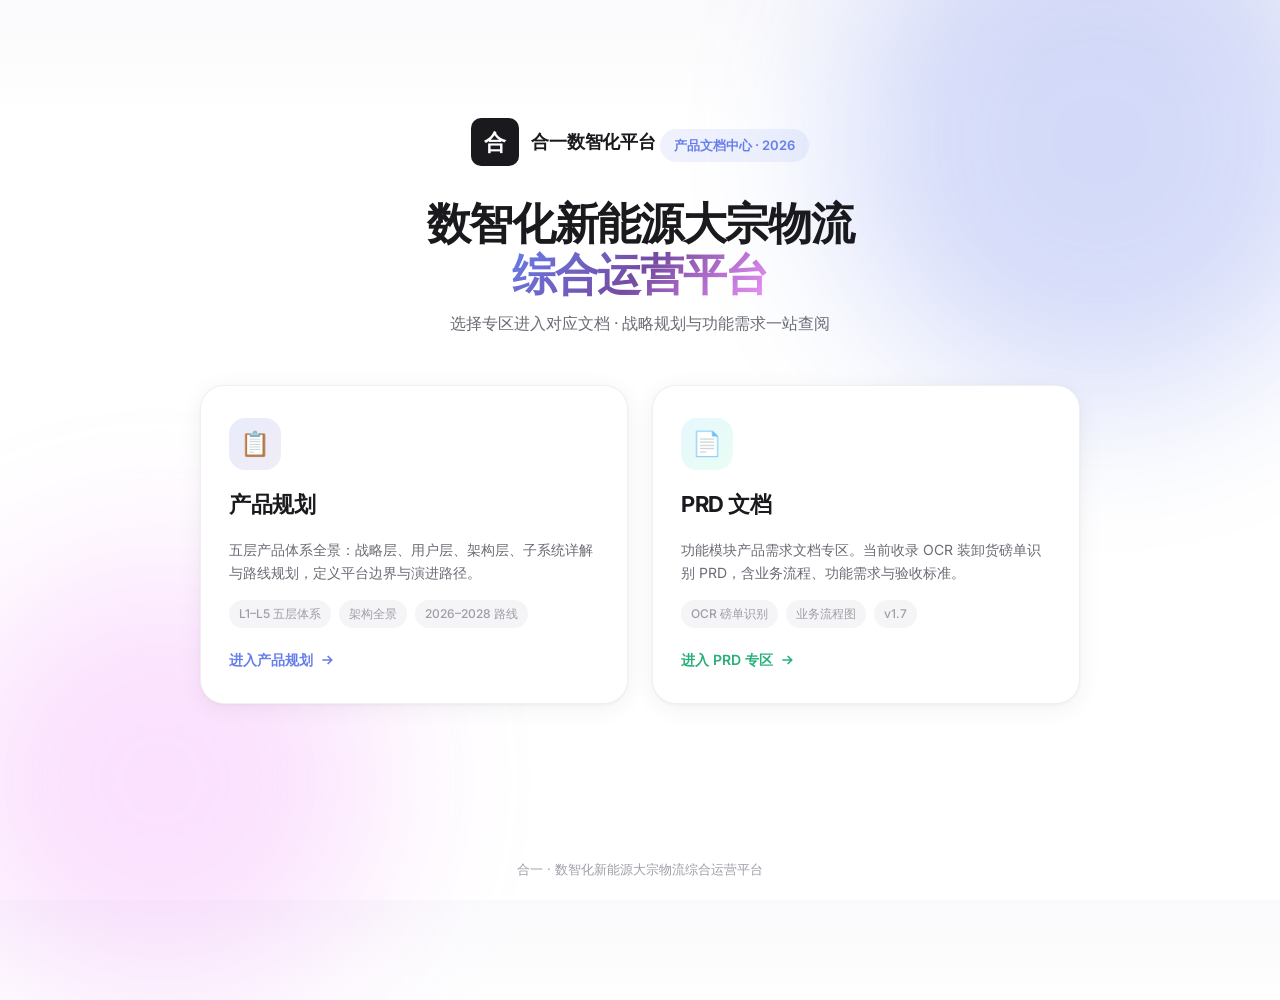
<file: index.html>
<!DOCTYPE html>
<html lang="zh-CN">
<head>
  <meta charset="UTF-8" />
  <meta name="viewport" content="width=device-width, initial-scale=1.0" />
  <title>合一 · 数智化新能源大宗物流综合运营平台</title>
  <link rel="preconnect" href="https://fonts.googleapis.com" />
  <link rel="preconnect" href="https://fonts.gstatic.com" crossorigin />
  <link href="https://fonts.googleapis.com/css2?family=Inter:wght@400;500;600;700;800&display=swap" rel="stylesheet" />
  <link rel="stylesheet" href="styles.css" />
  <style>
    .cover-page {
      min-height: 100vh;
      display: flex;
      flex-direction: column;
      position: relative;
      overflow: hidden;
    }
    .cover-bg {
      position: absolute;
      inset: 0;
      pointer-events: none;
      z-index: 0;
    }
    .cover-bg .hero-blob-1 {
      width: 520px;
      height: 520px;
      top: -120px;
      right: -80px;
    }
    .cover-bg .hero-blob-2 {
      width: 440px;
      height: 440px;
      bottom: -100px;
      left: -60px;
    }
    .cover-main {
      flex: 1;
      display: flex;
      align-items: center;
      justify-content: center;
      padding: 48px 28px 64px;
      position: relative;
      z-index: 1;
    }
    .cover-inner {
      width: 100%;
      max-width: 880px;
      text-align: center;
    }
    .cover-logo {
      display: inline-flex;
      align-items: center;
      gap: 12px;
      margin-bottom: 32px;
    }
    .cover-logo .logo-icon {
      width: 48px;
      height: 48px;
      font-size: 22px;
    }
    .cover-logo-text {
      font-size: 18px;
      font-weight: 700;
      color: var(--text-primary);
      letter-spacing: -0.01em;
    }
    .cover-badge {
      display: inline-block;
      padding: 6px 14px;
      border-radius: 999px;
      background: rgba(102, 126, 234, 0.1);
      color: #667EEA;
      font-size: 13px;
      font-weight: 600;
      margin-bottom: 20px;
    }
    .cover-title {
      font-size: clamp(2rem, 5vw, 2.75rem);
      font-weight: 800;
      line-height: 1.15;
      letter-spacing: -0.03em;
      margin-bottom: 12px;
      color: var(--text-primary);
    }
    .cover-subtitle {
      font-size: 16px;
      color: var(--text-secondary);
      margin-bottom: 48px;
      line-height: 1.6;
    }
    .cover-portals {
      display: grid;
      grid-template-columns: repeat(2, 1fr);
      gap: 24px;
      text-align: left;
    }
    .cover-portal {
      display: flex;
      flex-direction: column;
      gap: 16px;
      padding: 32px 28px;
      background: var(--surface);
      border: 1px solid var(--border);
      border-radius: var(--radius-lg);
      box-shadow: var(--shadow-card);
      text-decoration: none;
      color: inherit;
      transition: transform 0.35s var(--ease-out-expo), box-shadow 0.35s var(--ease-out-expo), border-color 0.25s;
      position: relative;
      overflow: hidden;
    }
    .cover-portal::before {
      content: '';
      position: absolute;
      top: 0;
      left: 0;
      right: 0;
      height: 4px;
      opacity: 0;
      transition: opacity 0.3s;
    }
    .cover-portal-planning::before {
      background: linear-gradient(90deg, #667EEA, #764BA2);
    }
    .cover-portal-prd::before {
      background: linear-gradient(90deg, #56CCF2, #2AF598);
    }
    .cover-portal:hover {
      transform: translateY(-6px);
      box-shadow: var(--shadow-float);
      border-color: rgba(102, 126, 234, 0.2);
    }
    .cover-portal:hover::before {
      opacity: 1;
    }
    .cover-portal-icon {
      width: 52px;
      height: 52px;
      border-radius: var(--radius-md);
      display: flex;
      align-items: center;
      justify-content: center;
      font-size: 24px;
    }
    .cover-portal-planning .cover-portal-icon {
      background: linear-gradient(135deg, rgba(102,126,234,0.15), rgba(118,75,162,0.1));
    }
    .cover-portal-prd .cover-portal-icon {
      background: linear-gradient(135deg, rgba(86,204,242,0.15), rgba(42,245,152,0.1));
    }
    .cover-portal-title {
      font-size: 22px;
      font-weight: 700;
      letter-spacing: -0.02em;
      color: var(--text-primary);
    }
    .cover-portal-desc {
      font-size: 14px;
      line-height: 1.65;
      color: var(--text-secondary);
      flex: 1;
    }
    .cover-portal-tags {
      display: flex;
      flex-wrap: wrap;
      gap: 8px;
    }
    .cover-portal-tag {
      font-size: 12px;
      font-weight: 500;
      padding: 4px 10px;
      border-radius: 999px;
      background: var(--bg-alt);
      color: var(--text-muted);
    }
    .cover-portal-action {
      display: inline-flex;
      align-items: center;
      gap: 6px;
      font-size: 14px;
      font-weight: 600;
      color: #667EEA;
      margin-top: 4px;
    }
    .cover-portal-prd .cover-portal-action {
      color: #2AAF7A;
    }
    .cover-portal-action svg {
      transition: transform 0.25s var(--ease-out-expo);
    }
    .cover-portal:hover .cover-portal-action svg {
      transform: translateX(4px);
    }
    .cover-footer {
      text-align: center;
      padding: 20px;
      font-size: 13px;
      color: var(--text-muted);
      position: relative;
      z-index: 1;
    }
    @media (max-width: 720px) {
      .cover-portals {
        grid-template-columns: 1fr;
      }
      .cover-subtitle {
        margin-bottom: 36px;
      }
    }
  </style>
</head>
<body class="site cover-page">
  <div class="cover-bg">
    <div class="hero-blob hero-blob-1"></div>
    <div class="hero-blob hero-blob-2"></div>
  </div>

  <main class="cover-main">
    <div class="cover-inner">
      <div class="cover-logo">
        <span class="logo-icon">合</span>
        <span class="cover-logo-text">合一数智化平台</span>
      </div>
      <div class="cover-badge">产品文档中心 · 2026</div>
      <h1 class="cover-title">
        数智化新能源大宗物流<br />
        <span class="gradient-text">综合运营平台</span>
      </h1>
      <p class="cover-subtitle">选择专区进入对应文档 · 战略规划与功能需求一站查阅</p>

      <div class="cover-portals">
        <a href="planning.html" class="cover-portal cover-portal-planning">
          <div class="cover-portal-icon" aria-hidden="true">📋</div>
          <h2 class="cover-portal-title">产品规划</h2>
          <p class="cover-portal-desc">
            五层产品体系全景：战略层、用户层、架构层、子系统详解与路线规划，定义平台边界与演进路径。
          </p>
          <div class="cover-portal-tags">
            <span class="cover-portal-tag">L1–L5 五层体系</span>
            <span class="cover-portal-tag">架构全景</span>
            <span class="cover-portal-tag">2026–2028 路线</span>
          </div>
          <span class="cover-portal-action">
            进入产品规划
            <svg width="16" height="16" viewBox="0 0 24 24" fill="none" stroke="currentColor" stroke-width="2.5"><path d="M5 12h14M13 6l6 6-6 6"/></svg>
          </span>
        </a>

        <a href="docs/prd-ocr-pound-slip/index.html" class="cover-portal cover-portal-prd">
          <div class="cover-portal-icon" aria-hidden="true">📄</div>
          <h2 class="cover-portal-title">PRD 文档</h2>
          <p class="cover-portal-desc">
            功能模块产品需求文档专区。当前收录 OCR 装卸货磅单识别 PRD，含业务流程、功能需求与验收标准。
          </p>
          <div class="cover-portal-tags">
            <span class="cover-portal-tag">OCR 磅单识别</span>
            <span class="cover-portal-tag">业务流程图</span>
            <span class="cover-portal-tag">v1.7</span>
          </div>
          <span class="cover-portal-action">
            进入 PRD 专区
            <svg width="16" height="16" viewBox="0 0 24 24" fill="none" stroke="currentColor" stroke-width="2.5"><path d="M5 12h14M13 6l6 6-6 6"/></svg>
          </span>
        </a>
      </div>
    </div>
  </main>

  <footer class="cover-footer">
    合一 · 数智化新能源大宗物流综合运营平台
  </footer>
</body>
</html>
</file>
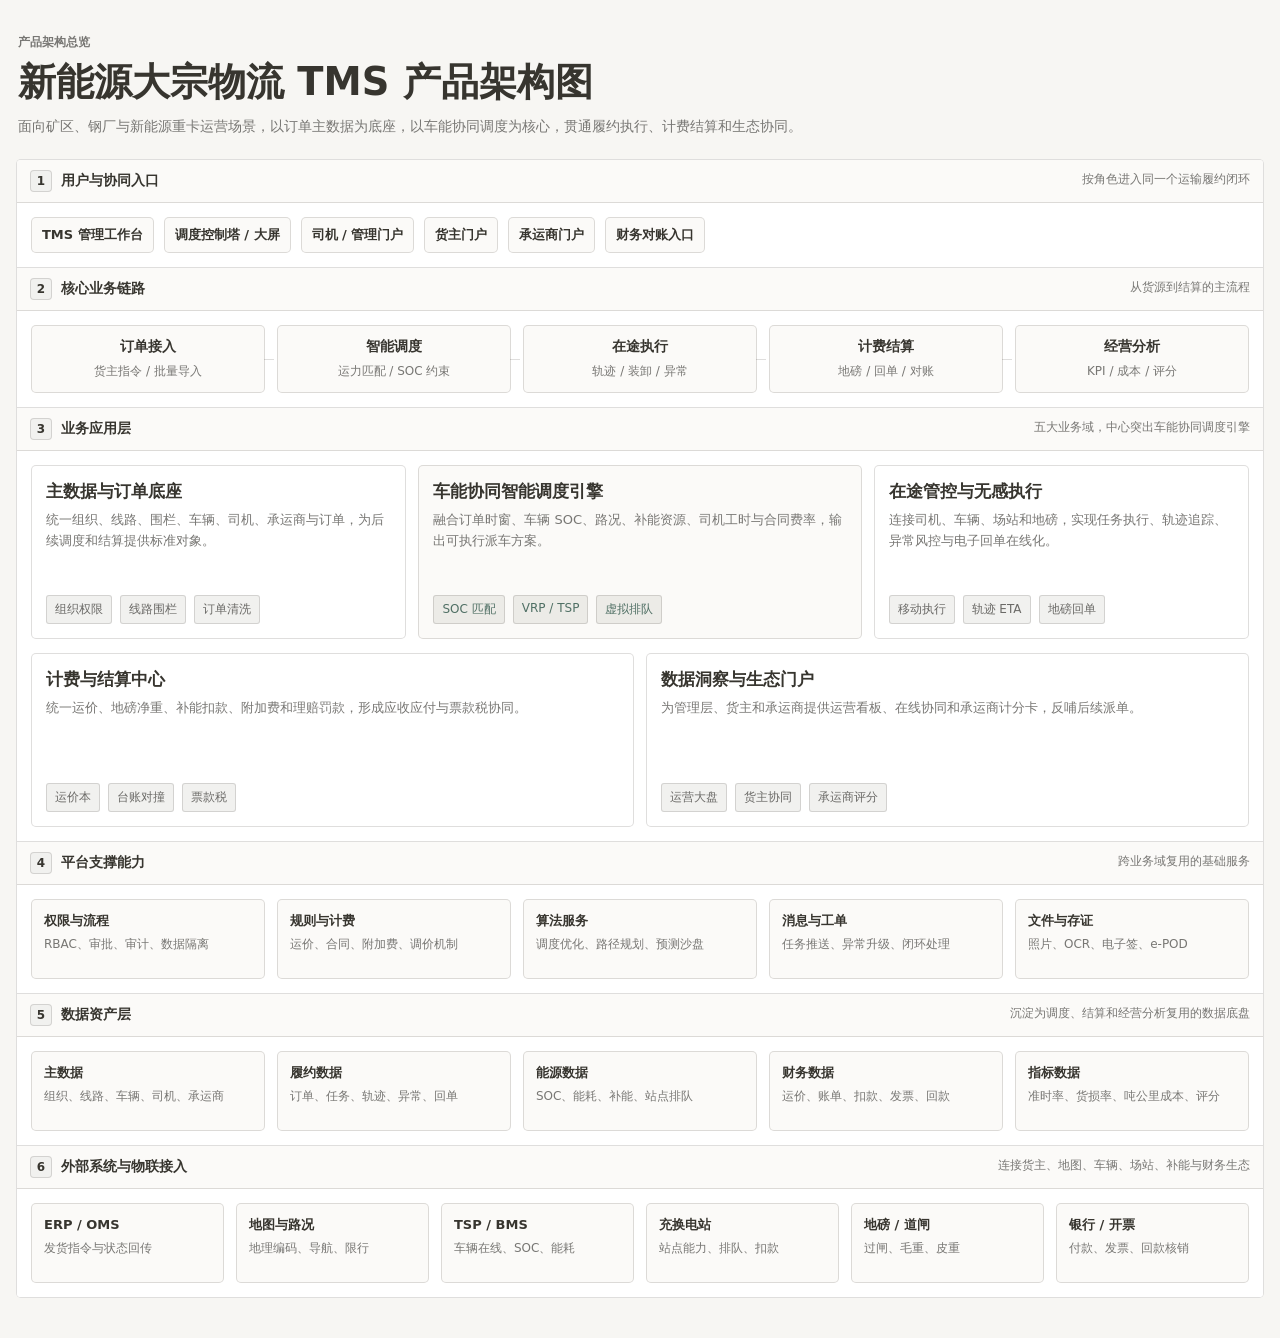
<file: docs/TMS产品架构图.html>
<!DOCTYPE html>
<html lang="zh-CN">
<head>
  <meta charset="UTF-8" />
  <meta name="viewport" content="width=device-width, initial-scale=1.0" />
  <title>新能源大宗物流 TMS 产品架构图</title>
  <style>
    :root {
      --page: #f7f6f3;
      --surface: #ffffff;
      --soft: #f1f1ef;
      --ink: #37352f;
      --muted: #787774;
      --line: rgba(55, 53, 47, 0.16);
      --blue: #6b7280;
      --teal: #4f6f64;
      --green: #5f7665;
      --amber: #8a735c;
      --cyan: #60717a;
      --steel: #6b6a67;
      --radius: 5px;
      --font: "PingFang SC", "Microsoft YaHei", "Hiragino Sans GB", "Inter", system-ui, -apple-system, sans-serif;
    }

    * {
      box-sizing: border-box;
    }

    body {
      margin: 0;
      min-height: 100vh;
      color: var(--ink);
      font-family: var(--font);
      background: var(--page);
      -webkit-font-smoothing: antialiased;
      text-rendering: optimizeLegibility;
    }

    .page {
      width: min(1260px, calc(100vw - 32px));
      margin: 0 auto;
      padding: 34px 0 40px;
    }

    .hero {
      margin-bottom: 20px;
      padding-left: 2px;
    }

    .eyebrow {
      display: block;
      margin-bottom: 8px;
      color: var(--muted);
      font-size: 12px;
      font-weight: 600;
    }

    .eyebrow::before {
      display: none;
    }

    h1 {
      margin: 0;
      font-size: clamp(30px, 3vw, 40px);
      line-height: 1.18;
      font-weight: 700;
    }

    .hero-copy {
      max-width: 920px;
      margin: 10px 0 0;
      color: var(--muted);
      font-size: 14px;
      line-height: 1.75;
    }

    .architecture {
      border: 1px solid var(--line);
      border-radius: var(--radius);
      background: var(--surface);
      overflow: hidden;
    }

    .layer {
      border-bottom: 1px solid var(--line);
      background: #ffffff;
    }

    .layer:last-child {
      border-bottom: 0;
    }

    .layer-head {
      display: flex;
      justify-content: space-between;
      gap: 16px;
      padding: 10px 13px;
      border-bottom: 1px solid var(--line);
      background: #fbfaf8;
    }

    .layer-title {
      display: flex;
      align-items: center;
      gap: 9px;
      font-size: 14px;
      font-weight: 700;
    }

    .layer-index {
      display: inline-grid;
      place-items: center;
      width: 22px;
      height: 22px;
      border: 1px solid var(--line);
      border-radius: 4px;
      color: var(--ink);
      background: var(--soft);
      font-size: 12px;
      font-weight: 700;
    }

    .layer-note {
      color: var(--muted);
      font-size: 12px;
      line-height: 1.5;
      text-align: right;
    }

    .chips {
      display: flex;
      flex-wrap: wrap;
      gap: 10px;
      padding: 14px;
    }

    .chip {
      padding: 8px 10px;
      border: 1px solid var(--line);
      border-radius: var(--radius);
      background: #fbfaf8;
      font-size: 13px;
      font-weight: 600;
      white-space: nowrap;
    }

    .flow {
      display: grid;
      grid-template-columns: repeat(5, minmax(0, 1fr));
      gap: 12px;
      padding: 14px;
      background: #ffffff;
    }

    .flow-step {
      position: relative;
      padding: 12px;
      border: 1px solid var(--line);
      border-radius: var(--radius);
      background: #fbfaf8;
      text-align: center;
    }

    .flow-step::after {
      content: "";
      position: absolute;
      top: 50%;
      right: -10px;
      width: 10px;
      height: 1px;
      background: var(--line);
    }

    .flow-step:last-child::after {
      display: none;
    }

    .flow-step strong {
      display: block;
      margin-bottom: 6px;
      font-size: 14px;
      font-weight: 600;
    }

    .flow-step span {
      display: block;
      color: var(--muted);
      font-size: 12px;
      line-height: 1.5;
    }

    .business-grid {
      display: grid;
      grid-template-columns: 1fr 1.18fr 1fr;
      gap: 12px;
      padding: 14px;
      align-items: stretch;
      background: #ffffff;
    }

    .business-card {
      display: flex;
      flex-direction: column;
      min-height: 174px;
      border: 1px solid var(--line);
      border-radius: var(--radius);
      background: #ffffff;
    }

    .business-card.core {
      min-height: 100%;
      background: #fbfaf8;
    }

    .business-card h2 {
      margin: 0;
      padding: 14px 14px 0;
      font-size: 17px;
      line-height: 1.3;
      font-weight: 700;
    }

    .business-card p {
      margin: 8px 0 0;
      padding: 0 14px;
      color: var(--muted);
      font-size: 13px;
      line-height: 1.6;
    }

    .tag-list {
      display: flex;
      flex-wrap: wrap;
      gap: 8px;
      margin-top: auto;
      padding: 13px 14px 14px;
    }

    .tag {
      padding: 5px 8px;
      border: 1px solid var(--line);
      border-radius: 3px;
      background: var(--soft);
      color: var(--steel);
      font-size: 12px;
      font-weight: 500;
    }

    .core .tag {
      background: #ecebe7;
      color: var(--teal);
    }

    .bottom-business {
      display: grid;
      grid-template-columns: repeat(2, minmax(0, 1fr));
      gap: 12px;
      padding: 0 14px 14px;
      background: #ffffff;
    }

    .capability-row,
    .data-row,
    .external-row {
      display: grid;
      gap: 12px;
      padding: 14px;
      background: #ffffff;
    }

    .capability-row {
      grid-template-columns: repeat(5, minmax(0, 1fr));
    }

    .data-row {
      grid-template-columns: repeat(5, minmax(0, 1fr));
    }

    .external-row {
      grid-template-columns: repeat(6, minmax(0, 1fr));
    }

    .mini-card {
      min-height: 80px;
      padding: 12px;
      border: 1px solid var(--line);
      border-radius: var(--radius);
      background: #fbfaf8;
    }

    .mini-card strong {
      display: block;
      margin-bottom: 6px;
      font-size: 13px;
      line-height: 1.35;
      font-weight: 600;
    }

    .mini-card span {
      display: block;
      color: var(--muted);
      font-size: 12px;
      line-height: 1.5;
    }

    @media (max-width: 1080px) {
      .business-grid,
      .bottom-business,
      .capability-row,
      .data-row,
      .external-row {
        grid-template-columns: repeat(2, minmax(0, 1fr));
      }

      .flow {
        grid-template-columns: repeat(2, minmax(0, 1fr));
      }

      .flow-step::after {
        display: none;
      }
    }

    @media (max-width: 720px) {
      .page {
        width: min(100vw - 20px, 720px);
        padding-top: 20px;
      }

      .layer-head {
        flex-direction: column;
      }

      .layer-note {
        text-align: left;
      }

      .business-grid,
      .bottom-business,
      .capability-row,
      .data-row,
      .external-row,
      .flow {
        grid-template-columns: 1fr;
      }

      .chip {
        white-space: normal;
      }
    }
  </style>
</head>
<body>
  <main class="page">
    <header class="hero">
      <div class="eyebrow">产品架构总览</div>
      <h1>新能源大宗物流 TMS 产品架构图</h1>
      <p class="hero-copy">
        面向矿区、钢厂与新能源重卡运营场景，以订单主数据为底座，以车能协同调度为核心，贯通履约执行、计费结算和生态协同。
      </p>
    </header>

    <section class="architecture" aria-label="TMS 产品架构总览">
      <section class="layer">
        <div class="layer-head">
          <div class="layer-title"><span class="layer-index">1</span> 用户与协同入口</div>
          <div class="layer-note">按角色进入同一个运输履约闭环</div>
        </div>
        <div class="chips">
          <span class="chip">TMS 管理工作台</span>
          <span class="chip">调度控制塔 / 大屏</span>
          <span class="chip">司机 / 管理门户</span>
          <span class="chip">货主门户</span>
          <span class="chip">承运商门户</span>
          <span class="chip">财务对账入口</span>
        </div>
      </section>

      <section class="layer">
        <div class="layer-head">
          <div class="layer-title"><span class="layer-index">2</span> 核心业务链路</div>
          <div class="layer-note">从货源到结算的主流程</div>
        </div>
        <div class="flow">
          <div class="flow-step">
            <strong>订单接入</strong>
            <span>货主指令 / 批量导入</span>
          </div>
          <div class="flow-step">
            <strong>智能调度</strong>
            <span>运力匹配 / SOC 约束</span>
          </div>
          <div class="flow-step">
            <strong>在途执行</strong>
            <span>轨迹 / 装卸 / 异常</span>
          </div>
          <div class="flow-step">
            <strong>计费结算</strong>
            <span>地磅 / 回单 / 对账</span>
          </div>
          <div class="flow-step">
            <strong>经营分析</strong>
            <span>KPI / 成本 / 评分</span>
          </div>
        </div>
      </section>

      <section class="layer">
        <div class="layer-head">
          <div class="layer-title"><span class="layer-index">3</span> 业务应用层</div>
          <div class="layer-note">五大业务域，中心突出车能协同调度引擎</div>
        </div>

        <div class="business-grid">
          <article class="business-card">
            <h2>主数据与订单底座</h2>
            <p>统一组织、线路、围栏、车辆、司机、承运商与订单，为后续调度和结算提供标准对象。</p>
            <div class="tag-list">
              <span class="tag">组织权限</span>
              <span class="tag">线路围栏</span>
              <span class="tag">订单清洗</span>
            </div>
          </article>

          <article class="business-card core">
            <h2>车能协同智能调度引擎</h2>
            <p>融合订单时窗、车辆 SOC、路况、补能资源、司机工时与合同费率，输出可执行派车方案。</p>
            <div class="tag-list">
              <span class="tag">SOC 匹配</span>
              <span class="tag">VRP / TSP</span>
              <span class="tag">虚拟排队</span>
            </div>
          </article>

          <article class="business-card execution">
            <h2>在途管控与无感执行</h2>
            <p>连接司机、车辆、场站和地磅，实现任务执行、轨迹追踪、异常风控与电子回单在线化。</p>
            <div class="tag-list">
              <span class="tag">移动执行</span>
              <span class="tag">轨迹 ETA</span>
              <span class="tag">地磅回单</span>
            </div>
          </article>
        </div>

        <div class="bottom-business">
          <article class="business-card settlement">
            <h2>计费与结算中心</h2>
            <p>统一运价、地磅净重、补能扣款、附加费和理赔罚款，形成应收应付与票款税协同。</p>
            <div class="tag-list">
              <span class="tag">运价本</span>
              <span class="tag">台账对撞</span>
              <span class="tag">票款税</span>
            </div>
          </article>

          <article class="business-card portal">
            <h2>数据洞察与生态门户</h2>
            <p>为管理层、货主和承运商提供运营看板、在线协同和承运商计分卡，反哺后续派单。</p>
            <div class="tag-list">
              <span class="tag">运营大盘</span>
              <span class="tag">货主协同</span>
              <span class="tag">承运商评分</span>
            </div>
          </article>
        </div>
      </section>

      <section class="layer">
        <div class="layer-head">
          <div class="layer-title"><span class="layer-index">4</span> 平台支撑能力</div>
          <div class="layer-note">跨业务域复用的基础服务</div>
        </div>
        <div class="capability-row">
          <div class="mini-card">
            <strong>权限与流程</strong>
            <span>RBAC、审批、审计、数据隔离</span>
          </div>
          <div class="mini-card">
            <strong>规则与计费</strong>
            <span>运价、合同、附加费、调价机制</span>
          </div>
          <div class="mini-card">
            <strong>算法服务</strong>
            <span>调度优化、路径规划、预测沙盘</span>
          </div>
          <div class="mini-card">
            <strong>消息与工单</strong>
            <span>任务推送、异常升级、闭环处理</span>
          </div>
          <div class="mini-card">
            <strong>文件与存证</strong>
            <span>照片、OCR、电子签、e-POD</span>
          </div>
        </div>
      </section>

      <section class="layer">
        <div class="layer-head">
          <div class="layer-title"><span class="layer-index">5</span> 数据资产层</div>
          <div class="layer-note">沉淀为调度、结算和经营分析复用的数据底盘</div>
        </div>
        <div class="data-row">
          <div class="mini-card">
            <strong>主数据</strong>
            <span>组织、线路、车辆、司机、承运商</span>
          </div>
          <div class="mini-card">
            <strong>履约数据</strong>
            <span>订单、任务、轨迹、异常、回单</span>
          </div>
          <div class="mini-card">
            <strong>能源数据</strong>
            <span>SOC、能耗、补能、站点排队</span>
          </div>
          <div class="mini-card">
            <strong>财务数据</strong>
            <span>运价、账单、扣款、发票、回款</span>
          </div>
          <div class="mini-card">
            <strong>指标数据</strong>
            <span>准时率、货损率、吨公里成本、评分</span>
          </div>
        </div>
      </section>

      <section class="layer">
        <div class="layer-head">
          <div class="layer-title"><span class="layer-index">6</span> 外部系统与物联接入</div>
          <div class="layer-note">连接货主、地图、车辆、场站、补能与财务生态</div>
        </div>
        <div class="external-row">
          <div class="mini-card">
            <strong>ERP / OMS</strong>
            <span>发货指令与状态回传</span>
          </div>
          <div class="mini-card">
            <strong>地图与路况</strong>
            <span>地理编码、导航、限行</span>
          </div>
          <div class="mini-card">
            <strong>TSP / BMS</strong>
            <span>车辆在线、SOC、能耗</span>
          </div>
          <div class="mini-card">
            <strong>充换电站</strong>
            <span>站点能力、排队、扣款</span>
          </div>
          <div class="mini-card">
            <strong>地磅 / 道闸</strong>
            <span>过闸、毛重、皮重</span>
          </div>
          <div class="mini-card">
            <strong>银行 / 开票</strong>
            <span>付款、发票、回款核销</span>
          </div>
        </div>
      </section>

    </section>
  </main>
</body>
</html>
</file>
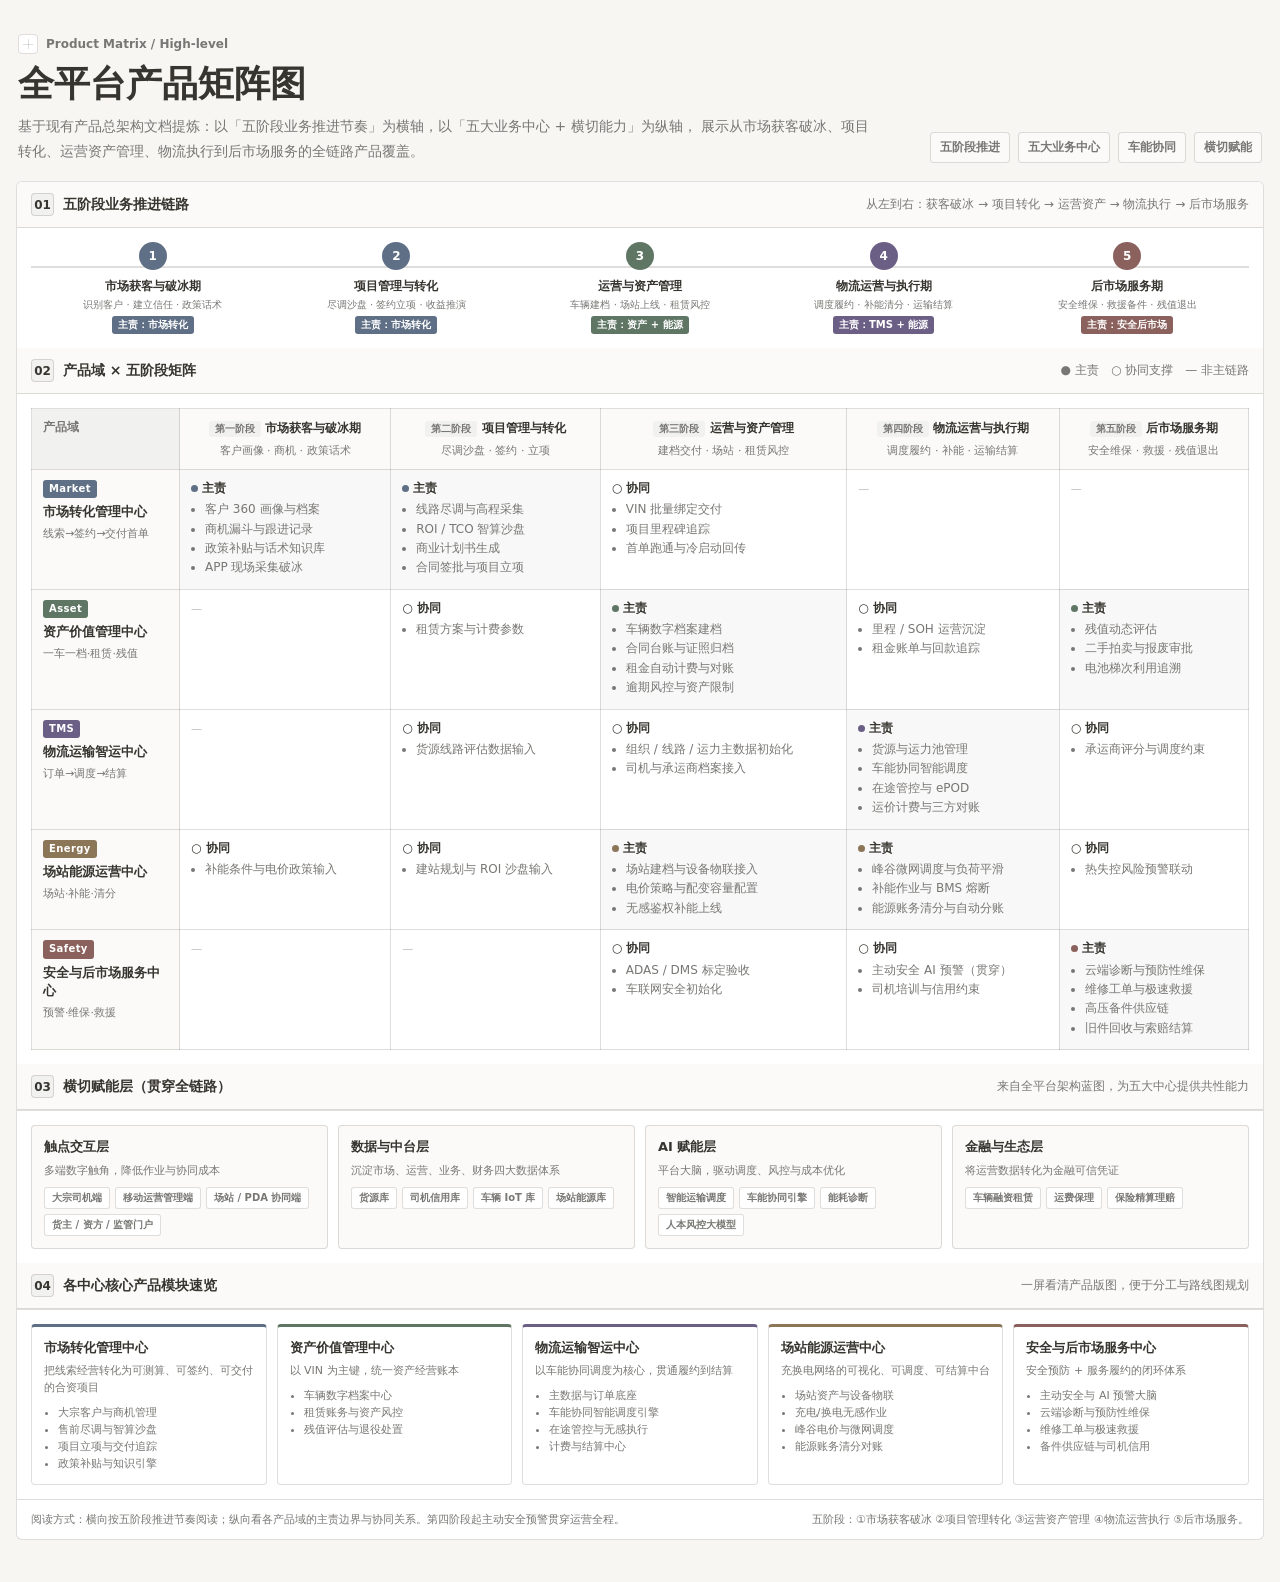
<file: docs/全平台产品矩阵图.html>
<!DOCTYPE html>
<html lang="zh-CN">
<head>
  <meta charset="UTF-8" />
  <meta name="viewport" content="width=device-width, initial-scale=1.0" />
  <title>全平台产品矩阵图</title>
  <style>
    :root {
      --page: #f7f6f3;
      --paper: #ffffff;
      --paper-soft: #fbfaf8;
      --soft: #f1f1ef;
      --ink: #37352f;
      --muted: #787774;
      --line: rgba(55, 53, 47, 0.16);
      --market: #5f6f86;
      --asset: #5f7665;
      --tms: #6b5f86;
      --energy: #8b7657;
      --safety: #8b615d;
      --platform: #626b73;
      --radius: 6px;
      --font: "PingFang SC", "Microsoft YaHei", "Hiragino Sans GB", "Inter", system-ui, -apple-system, BlinkMacSystemFont, sans-serif;
    }

    * { box-sizing: border-box; }

    html, body {
      margin: 0;
      min-height: 100vh;
      background: var(--page);
      color: var(--ink);
      font-family: var(--font);
      -webkit-font-smoothing: antialiased;
    }

    h1, h2, h3, p { margin: 0; }

    .page {
      width: min(1320px, calc(100vw - 32px));
      margin: 0 auto;
      padding: 34px 0 42px;
    }

    .hero {
      display: grid;
      grid-template-columns: minmax(0, 1fr) auto;
      gap: 24px;
      align-items: end;
      margin-bottom: 18px;
      padding: 0 2px;
    }

    .eyebrow {
      display: inline-flex;
      align-items: center;
      gap: 8px;
      margin-bottom: 9px;
      color: var(--muted);
      font-size: 12px;
      font-weight: 720;
    }

    .eyebrow::before {
      content: "";
      width: 18px;
      height: 18px;
      border: 1px solid var(--line);
      border-radius: 4px;
      background:
        linear-gradient(var(--line), var(--line)) 50% 50% / 10px 1px no-repeat,
        linear-gradient(90deg, var(--line), var(--line)) 50% 50% / 1px 10px no-repeat,
        var(--paper);
    }

    h1 {
      font-size: 36px;
      line-height: 1.14;
      font-weight: 760;
    }

    .hero-copy {
      max-width: 860px;
      margin-top: 10px;
      color: var(--muted);
      font-size: 14px;
      line-height: 1.75;
    }

    .hero-tags {
      display: flex;
      flex-wrap: wrap;
      justify-content: flex-end;
      gap: 8px;
      max-width: 360px;
    }

    .tag {
      display: inline-flex;
      padding: 6px 9px;
      border: 1px solid var(--line);
      border-radius: 4px;
      background: var(--paper-soft);
      color: var(--muted);
      font-size: 12px;
      font-weight: 650;
    }

    .board {
      border: 1px solid var(--line);
      border-radius: var(--radius);
      background: var(--paper);
      overflow: hidden;
    }

    .section-head {
      display: grid;
      grid-template-columns: minmax(0, 1fr) auto;
      gap: 16px;
      align-items: center;
      padding: 11px 14px;
      border-bottom: 1px solid var(--line);
      background: var(--paper-soft);
    }

    .section-title {
      display: flex;
      align-items: center;
      gap: 9px;
      font-size: 14px;
      font-weight: 740;
    }

    .section-index {
      display: inline-grid;
      place-items: center;
      width: 23px;
      height: 23px;
      border: 1px solid var(--line);
      border-radius: 4px;
      background: var(--soft);
      font-size: 12px;
      font-weight: 760;
    }

    .section-note {
      color: var(--muted);
      font-size: 12px;
      text-align: right;
    }

    /* ── Matrix ── */
    .matrix-wrap {
      overflow-x: auto;
      padding: 14px;
    }

    .matrix {
      width: 100%;
      min-width: 860px;
      border-collapse: collapse;
      font-size: 12px;
      line-height: 1.45;
    }

    .matrix th,
    .matrix td {
      border: 1px solid var(--line);
      padding: 10px 11px;
      vertical-align: top;
      text-align: left;
    }

    .matrix thead th {
      background: var(--paper-soft);
      font-weight: 740;
      color: var(--ink);
      font-size: 12px;
    }

    .matrix .corner {
      width: 148px;
      min-width: 148px;
      background: var(--soft);
      font-weight: 740;
      color: var(--muted);
    }

    .matrix .phase {
      text-align: center;
      min-width: 118px;
    }

    .matrix .phase .stage-num {
      display: inline-block;
      padding: 1px 6px;
      border-radius: 3px;
      background: var(--soft);
      color: var(--muted);
      font-size: 10px;
      font-weight: 700;
      margin-bottom: 4px;
    }

    .matrix .phase span {
      display: block;
      color: var(--muted);
      font-size: 11px;
      font-weight: 500;
      margin-top: 2px;
      line-height: 1.4;
    }

    /* ── Phase timeline ── */
    .phase-timeline {
      display: grid;
      grid-template-columns: repeat(5, minmax(0, 1fr));
      gap: 0;
      padding: 14px 14px 0;
      position: relative;
    }

    .phase-timeline::after {
      content: "";
      position: absolute;
      left: 14px;
      right: 14px;
      top: 38px;
      height: 2px;
      background: var(--line);
      z-index: 0;
    }

    .phase-step {
      position: relative;
      z-index: 1;
      padding: 0 6px 14px;
      text-align: center;
    }

    .phase-step .bubble {
      display: inline-grid;
      place-items: center;
      width: 28px;
      height: 28px;
      border: 2px solid var(--line);
      border-radius: 50%;
      background: var(--paper);
      font-size: 12px;
      font-weight: 760;
      margin-bottom: 8px;
    }

    .phase-step.active .bubble {
      color: #fff;
      border-color: transparent;
    }

    .phase-step:nth-child(1).active .bubble { background: var(--market); }
    .phase-step:nth-child(2).active .bubble { background: var(--market); }
    .phase-step:nth-child(3).active .bubble { background: var(--asset); }
    .phase-step:nth-child(4).active .bubble { background: var(--tms); }
    .phase-step:nth-child(5).active .bubble { background: var(--safety); }

    .phase-step h3 {
      font-size: 12px;
      font-weight: 740;
      line-height: 1.4;
      margin-bottom: 3px;
    }

    .phase-step p {
      color: var(--muted);
      font-size: 10px;
      line-height: 1.45;
    }

    .phase-step .lead {
      display: inline-block;
      margin-top: 4px;
      padding: 2px 6px;
      border-radius: 3px;
      font-size: 10px;
      font-weight: 650;
      color: #fff;
    }

    .phase-step:nth-child(1) .lead { background: var(--market); }
    .phase-step:nth-child(2) .lead { background: var(--market); }
    .phase-step:nth-child(3) .lead { background: var(--asset); }
    .phase-step:nth-child(4) .lead { background: var(--tms); }
    .phase-step:nth-child(5) .lead { background: var(--safety); }

    .domain-cell {
      min-width: 148px;
      background: var(--paper-soft);
    }

    .domain-name {
      display: block;
      font-weight: 740;
      font-size: 13px;
      margin-bottom: 3px;
    }

    .domain-kicker {
      display: inline-block;
      padding: 2px 6px;
      border-radius: 3px;
      font-size: 10px;
      font-weight: 700;
      letter-spacing: 0.04em;
      color: #fff;
      margin-bottom: 5px;
    }

    .domain-desc {
      color: var(--muted);
      font-size: 11px;
      line-height: 1.5;
    }

    .cell {
      background: var(--paper);
      min-height: 72px;
    }

    .cell.primary {
      background: rgba(55, 53, 47, 0.03);
    }

    .cell strong {
      display: block;
      font-size: 12px;
      font-weight: 740;
      margin-bottom: 4px;
    }

    .cell ul {
      margin: 0;
      padding-left: 14px;
      color: var(--muted);
    }

    .cell li { margin-bottom: 2px; }

    .cell .dot {
      display: inline-block;
      width: 7px;
      height: 7px;
      border-radius: 50%;
      margin-right: 4px;
      vertical-align: middle;
    }

    .cell .empty {
      color: var(--muted);
      font-size: 11px;
      opacity: 0.5;
    }

    /* domain colors */
    .k-market  { background: var(--market); }
    .k-asset   { background: var(--asset); }
    .k-tms     { background: var(--tms); }
    .k-energy  { background: var(--energy); }
    .k-safety  { background: var(--safety); }
    .k-platform { background: var(--platform); }

    /* ── Layer strip ── */
    .layer-strip {
      display: grid;
      grid-template-columns: repeat(4, minmax(0, 1fr));
      gap: 10px;
      padding: 14px;
      border-top: 1px solid var(--line);
    }

    .layer-card {
      border: 1px solid var(--line);
      border-radius: 4px;
      padding: 12px;
      background: var(--paper-soft);
    }

    .layer-card h3 {
      font-size: 13px;
      font-weight: 740;
      margin-bottom: 6px;
    }

    .layer-card p {
      color: var(--muted);
      font-size: 11px;
      line-height: 1.55;
      margin-bottom: 8px;
    }

    .chips {
      display: flex;
      flex-wrap: wrap;
      gap: 5px;
    }

    .chip {
      padding: 3px 7px;
      border: 1px solid var(--line);
      border-radius: 3px;
      background: var(--paper);
      color: var(--muted);
      font-size: 10px;
      font-weight: 650;
    }

    /* ── Summary grid ── */
    .summary-grid {
      display: grid;
      grid-template-columns: repeat(5, minmax(0, 1fr));
      gap: 10px;
      padding: 14px;
      border-top: 1px solid var(--line);
    }

    .summary-card {
      border: 1px solid var(--line);
      border-radius: 4px;
      padding: 12px;
      border-top: 3px solid var(--accent);
    }

    .summary-card h3 {
      font-size: 13px;
      font-weight: 740;
      margin-bottom: 5px;
    }

    .summary-card p {
      color: var(--muted);
      font-size: 11px;
      line-height: 1.55;
      margin-bottom: 8px;
    }

    .summary-card ul {
      margin: 0;
      padding-left: 14px;
      font-size: 11px;
      color: var(--muted);
      line-height: 1.55;
    }

    .footnote {
      display: flex;
      justify-content: space-between;
      gap: 16px;
      padding: 11px 14px;
      border-top: 1px solid var(--line);
      color: var(--muted);
      font-size: 11px;
      line-height: 1.55;
    }

    @media (max-width: 1100px) {
      .summary-grid { grid-template-columns: repeat(2, minmax(0, 1fr)); }
      .layer-strip { grid-template-columns: repeat(2, minmax(0, 1fr)); }
      .phase-timeline { grid-template-columns: 1fr; gap: 10px; }
      .phase-timeline::after { display: none; }
    }

    @media (max-width: 720px) {
      .hero { grid-template-columns: 1fr; }
      .summary-grid, .layer-strip { grid-template-columns: 1fr; }
    }
  </style>
</head>
<body>
  <main class="page">
    <header class="hero">
      <div>
        <span class="eyebrow">Product Matrix / High-level</span>
        <h1>全平台产品矩阵图</h1>
        <p class="hero-copy">
          基于现有产品总架构文档提炼：以「五阶段业务推进节奏」为横轴，以「五大业务中心 + 横切能力」为纵轴，
          展示从市场获客破冰、项目转化、运营资产管理、物流执行到后市场服务的全链路产品覆盖。
        </p>
      </div>
      <div class="hero-tags">
        <span class="tag">五阶段推进</span>
        <span class="tag">五大业务中心</span>
        <span class="tag">车能协同</span>
        <span class="tag">横切赋能</span>
      </div>
    </header>

    <section class="board" aria-label="全平台产品矩阵">
      <!-- Phase timeline -->
      <div class="section-head">
        <div class="section-title">
          <span class="section-index">01</span>
          <span>五阶段业务推进链路</span>
        </div>
        <p class="section-note">从左到右：获客破冰 → 项目转化 → 运营资产 → 物流执行 → 后市场服务</p>
      </div>

      <div class="phase-timeline" aria-label="五阶段业务链路">
        <div class="phase-step active">
          <div class="bubble">1</div>
          <h3>市场获客与破冰期</h3>
          <p>识别客户 · 建立信任 · 政策话术</p>
          <span class="lead">主责：市场转化</span>
        </div>
        <div class="phase-step active">
          <div class="bubble">2</div>
          <h3>项目管理与转化</h3>
          <p>尽调沙盘 · 签约立项 · 收益推演</p>
          <span class="lead">主责：市场转化</span>
        </div>
        <div class="phase-step active">
          <div class="bubble">3</div>
          <h3>运营与资产管理</h3>
          <p>车辆建档 · 场站上线 · 租赁风控</p>
          <span class="lead">主责：资产 + 能源</span>
        </div>
        <div class="phase-step active">
          <div class="bubble">4</div>
          <h3>物流运营与执行期</h3>
          <p>调度履约 · 补能清分 · 运输结算</p>
          <span class="lead">主责：TMS + 能源</span>
        </div>
        <div class="phase-step active">
          <div class="bubble">5</div>
          <h3>后市场服务期</h3>
          <p>安全维保 · 救援备件 · 残值退出</p>
          <span class="lead">主责：安全后市场</span>
        </div>
      </div>

      <!-- Matrix: Domain × 5 Phases -->
      <div class="section-head">
        <div class="section-title">
          <span class="section-index">02</span>
          <span>产品域 × 五阶段矩阵</span>
        </div>
        <p class="section-note">● 主责　○ 协同支撑　— 非主链路</p>
      </div>

      <div class="matrix-wrap">
        <table class="matrix">
          <thead>
            <tr>
              <th class="corner">产品域</th>
              <th class="phase">
                <span class="stage-num">第一阶段</span>
                市场获客与破冰期
                <span>客户画像 · 商机 · 政策话术</span>
              </th>
              <th class="phase">
                <span class="stage-num">第二阶段</span>
                项目管理与转化
                <span>尽调沙盘 · 签约 · 立项</span>
              </th>
              <th class="phase">
                <span class="stage-num">第三阶段</span>
                运营与资产管理
                <span>建档交付 · 场站 · 租赁风控</span>
              </th>
              <th class="phase">
                <span class="stage-num">第四阶段</span>
                物流运营与执行期
                <span>调度履约 · 补能 · 运输结算</span>
              </th>
              <th class="phase">
                <span class="stage-num">第五阶段</span>
                后市场服务期
                <span>安全维保 · 救援 · 残值退出</span>
              </th>
            </tr>
          </thead>
          <tbody>
            <tr>
              <td class="domain-cell">
                <span class="domain-kicker k-market">Market</span>
                <span class="domain-name">市场转化管理中心</span>
                <span class="domain-desc">线索→签约→交付首单</span>
              </td>
              <td class="cell primary">
                <strong><span class="dot k-market"></span>主责</strong>
                <ul>
                  <li>客户 360 画像与档案</li>
                  <li>商机漏斗与跟进记录</li>
                  <li>政策补贴与话术知识库</li>
                  <li>APP 现场采集破冰</li>
                </ul>
              </td>
              <td class="cell primary">
                <strong><span class="dot k-market"></span>主责</strong>
                <ul>
                  <li>线路尽调与高程采集</li>
                  <li>ROI / TCO 智算沙盘</li>
                  <li>商业计划书生成</li>
                  <li>合同签批与项目立项</li>
                </ul>
              </td>
              <td class="cell">
                <strong>○ 协同</strong>
                <ul>
                  <li>VIN 批量绑定交付</li>
                  <li>项目里程碑追踪</li>
                  <li>首单跑通与冷启动回传</li>
                </ul>
              </td>
              <td class="cell"><span class="empty">—</span></td>
              <td class="cell"><span class="empty">—</span></td>
            </tr>

            <tr>
              <td class="domain-cell">
                <span class="domain-kicker k-asset">Asset</span>
                <span class="domain-name">资产价值管理中心</span>
                <span class="domain-desc">一车一档·租赁·残值</span>
              </td>
              <td class="cell"><span class="empty">—</span></td>
              <td class="cell">
                <strong>○ 协同</strong>
                <ul><li>租赁方案与计费参数</li></ul>
              </td>
              <td class="cell primary">
                <strong><span class="dot k-asset"></span>主责</strong>
                <ul>
                  <li>车辆数字档案建档</li>
                  <li>合同台账与证照归档</li>
                  <li>租金自动计费与对账</li>
                  <li>逾期风控与资产限制</li>
                </ul>
              </td>
              <td class="cell">
                <strong>○ 协同</strong>
                <ul>
                  <li>里程 / SOH 运营沉淀</li>
                  <li>租金账单与回款追踪</li>
                </ul>
              </td>
              <td class="cell primary">
                <strong><span class="dot k-asset"></span>主责</strong>
                <ul>
                  <li>残值动态评估</li>
                  <li>二手拍卖与报废审批</li>
                  <li>电池梯次利用追溯</li>
                </ul>
              </td>
            </tr>

            <tr>
              <td class="domain-cell">
                <span class="domain-kicker k-tms">TMS</span>
                <span class="domain-name">物流运输智运中心</span>
                <span class="domain-desc">订单→调度→结算</span>
              </td>
              <td class="cell"><span class="empty">—</span></td>
              <td class="cell">
                <strong>○ 协同</strong>
                <ul><li>货源线路评估数据输入</li></ul>
              </td>
              <td class="cell">
                <strong>○ 协同</strong>
                <ul>
                  <li>组织 / 线路 / 运力主数据初始化</li>
                  <li>司机与承运商档案接入</li>
                </ul>
              </td>
              <td class="cell primary">
                <strong><span class="dot k-tms"></span>主责</strong>
                <ul>
                  <li>货源与运力池管理</li>
                  <li>车能协同智能调度</li>
                  <li>在途管控与 ePOD</li>
                  <li>运价计费与三方对账</li>
                </ul>
              </td>
              <td class="cell">
                <strong>○ 协同</strong>
                <ul><li>承运商评分与调度约束</li></ul>
              </td>
            </tr>

            <tr>
              <td class="domain-cell">
                <span class="domain-kicker k-energy">Energy</span>
                <span class="domain-name">场站能源运营中心</span>
                <span class="domain-desc">场站·补能·清分</span>
              </td>
              <td class="cell">
                <strong>○ 协同</strong>
                <ul><li>补能条件与电价政策输入</li></ul>
              </td>
              <td class="cell">
                <strong>○ 协同</strong>
                <ul><li>建站规划与 ROI 沙盘输入</li></ul>
              </td>
              <td class="cell primary">
                <strong><span class="dot k-energy"></span>主责</strong>
                <ul>
                  <li>场站建档与设备物联接入</li>
                  <li>电价策略与配变容量配置</li>
                  <li>无感鉴权补能上线</li>
                </ul>
              </td>
              <td class="cell primary">
                <strong><span class="dot k-energy"></span>主责</strong>
                <ul>
                  <li>峰谷微网调度与负荷平滑</li>
                  <li>补能作业与 BMS 熔断</li>
                  <li>能源账务清分与自动分账</li>
                </ul>
              </td>
              <td class="cell">
                <strong>○ 协同</strong>
                <ul><li>热失控风险预警联动</li></ul>
              </td>
            </tr>

            <tr>
              <td class="domain-cell">
                <span class="domain-kicker k-safety">Safety</span>
                <span class="domain-name">安全与后市场服务中心</span>
                <span class="domain-desc">预警·维保·救援</span>
              </td>
              <td class="cell"><span class="empty">—</span></td>
              <td class="cell"><span class="empty">—</span></td>
              <td class="cell">
                <strong>○ 协同</strong>
                <ul>
                  <li>ADAS / DMS 标定验收</li>
                  <li>车联网安全初始化</li>
                </ul>
              </td>
              <td class="cell">
                <strong>○ 协同</strong>
                <ul>
                  <li>主动安全 AI 预警（贯穿）</li>
                  <li>司机培训与信用约束</li>
                </ul>
              </td>
              <td class="cell primary">
                <strong><span class="dot k-safety"></span>主责</strong>
                <ul>
                  <li>云端诊断与预防性维保</li>
                  <li>维修工单与极速救援</li>
                  <li>高压备件供应链</li>
                  <li>旧件回收与索赔结算</li>
                </ul>
              </td>
            </tr>
          </tbody>
        </table>
      </div>

      <!-- Horizontal layers -->
      <div class="section-head">
        <div class="section-title">
          <span class="section-index">03</span>
          <span>横切赋能层（贯穿全链路）</span>
        </div>
        <p class="section-note">来自全平台架构蓝图，为五大中心提供共性能力</p>
      </div>

      <div class="layer-strip">
        <article class="layer-card">
          <h3>触点交互层</h3>
          <p>多端数字触角，降低作业与协同成本</p>
          <div class="chips">
            <span class="chip">大宗司机端</span>
            <span class="chip">移动运营管理端</span>
            <span class="chip">场站 / PDA 协同端</span>
            <span class="chip">货主 / 资方 / 监管门户</span>
          </div>
        </article>
        <article class="layer-card">
          <h3>数据与中台层</h3>
          <p>沉淀市场、运营、业务、财务四大数据体系</p>
          <div class="chips">
            <span class="chip">货源库</span>
            <span class="chip">司机信用库</span>
            <span class="chip">车辆 IoT 库</span>
            <span class="chip">场站能源库</span>
          </div>
        </article>
        <article class="layer-card">
          <h3>AI 赋能层</h3>
          <p>平台大脑，驱动调度、风控与成本优化</p>
          <div class="chips">
            <span class="chip">智能运输调度</span>
            <span class="chip">车能协同引擎</span>
            <span class="chip">能耗诊断</span>
            <span class="chip">人本风控大模型</span>
          </div>
        </article>
        <article class="layer-card">
          <h3>金融与生态层</h3>
          <p>将运营数据转化为金融可信凭证</p>
          <div class="chips">
            <span class="chip">车辆融资租赁</span>
            <span class="chip">运费保理</span>
            <span class="chip">保险精算理赔</span>
          </div>
        </article>
      </div>

      <!-- Module summary -->
      <div class="section-head">
        <div class="section-title">
          <span class="section-index">04</span>
          <span>各中心核心产品模块速览</span>
        </div>
        <p class="section-note">一屏看清产品版图，便于分工与路线图规划</p>
      </div>

      <div class="summary-grid">
        <article class="summary-card" style="--accent: var(--market)">
          <h3>市场转化管理中心</h3>
          <p>把线索经营转化为可测算、可签约、可交付的合资项目</p>
          <ul>
            <li>大宗客户与商机管理</li>
            <li>售前尽调与智算沙盘</li>
            <li>项目立项与交付追踪</li>
            <li>政策补贴与知识引擎</li>
          </ul>
        </article>
        <article class="summary-card" style="--accent: var(--asset)">
          <h3>资产价值管理中心</h3>
          <p>以 VIN 为主键，统一资产经营账本</p>
          <ul>
            <li>车辆数字档案中心</li>
            <li>租赁账务与资产风控</li>
            <li>残值评估与退役处置</li>
          </ul>
        </article>
        <article class="summary-card" style="--accent: var(--tms)">
          <h3>物流运输智运中心</h3>
          <p>以车能协同调度为核心，贯通履约到结算</p>
          <ul>
            <li>主数据与订单底座</li>
            <li>车能协同智能调度引擎</li>
            <li>在途管控与无感执行</li>
            <li>计费与结算中心</li>
          </ul>
        </article>
        <article class="summary-card" style="--accent: var(--energy)">
          <h3>场站能源运营中心</h3>
          <p>充换电网络的可视化、可调度、可结算中台</p>
          <ul>
            <li>场站资产与设备物联</li>
            <li>充电/换电无感作业</li>
            <li>峰谷电价与微网调度</li>
            <li>能源账务清分对账</li>
          </ul>
        </article>
        <article class="summary-card" style="--accent: var(--safety)">
          <h3>安全与后市场服务中心</h3>
          <p>安全预防 + 服务履约的闭环体系</p>
          <ul>
            <li>主动安全与 AI 预警大脑</li>
            <li>云端诊断与预防性维保</li>
            <li>维修工单与极速救援</li>
            <li>备件供应链与司机信用</li>
          </ul>
        </article>
      </div>

      <footer class="footnote">
        <span>阅读方式：横向按五阶段推进节奏阅读；纵向看各产品域的主责边界与协同关系。第四阶段起主动安全预警贯穿运营全程。</span>
        <span>五阶段：①市场获客破冰 ②项目管理转化 ③运营资产管理 ④物流运营执行 ⑤后市场服务。</span>
      </footer>
    </section>
  </main>
</body>
</html>
</file>
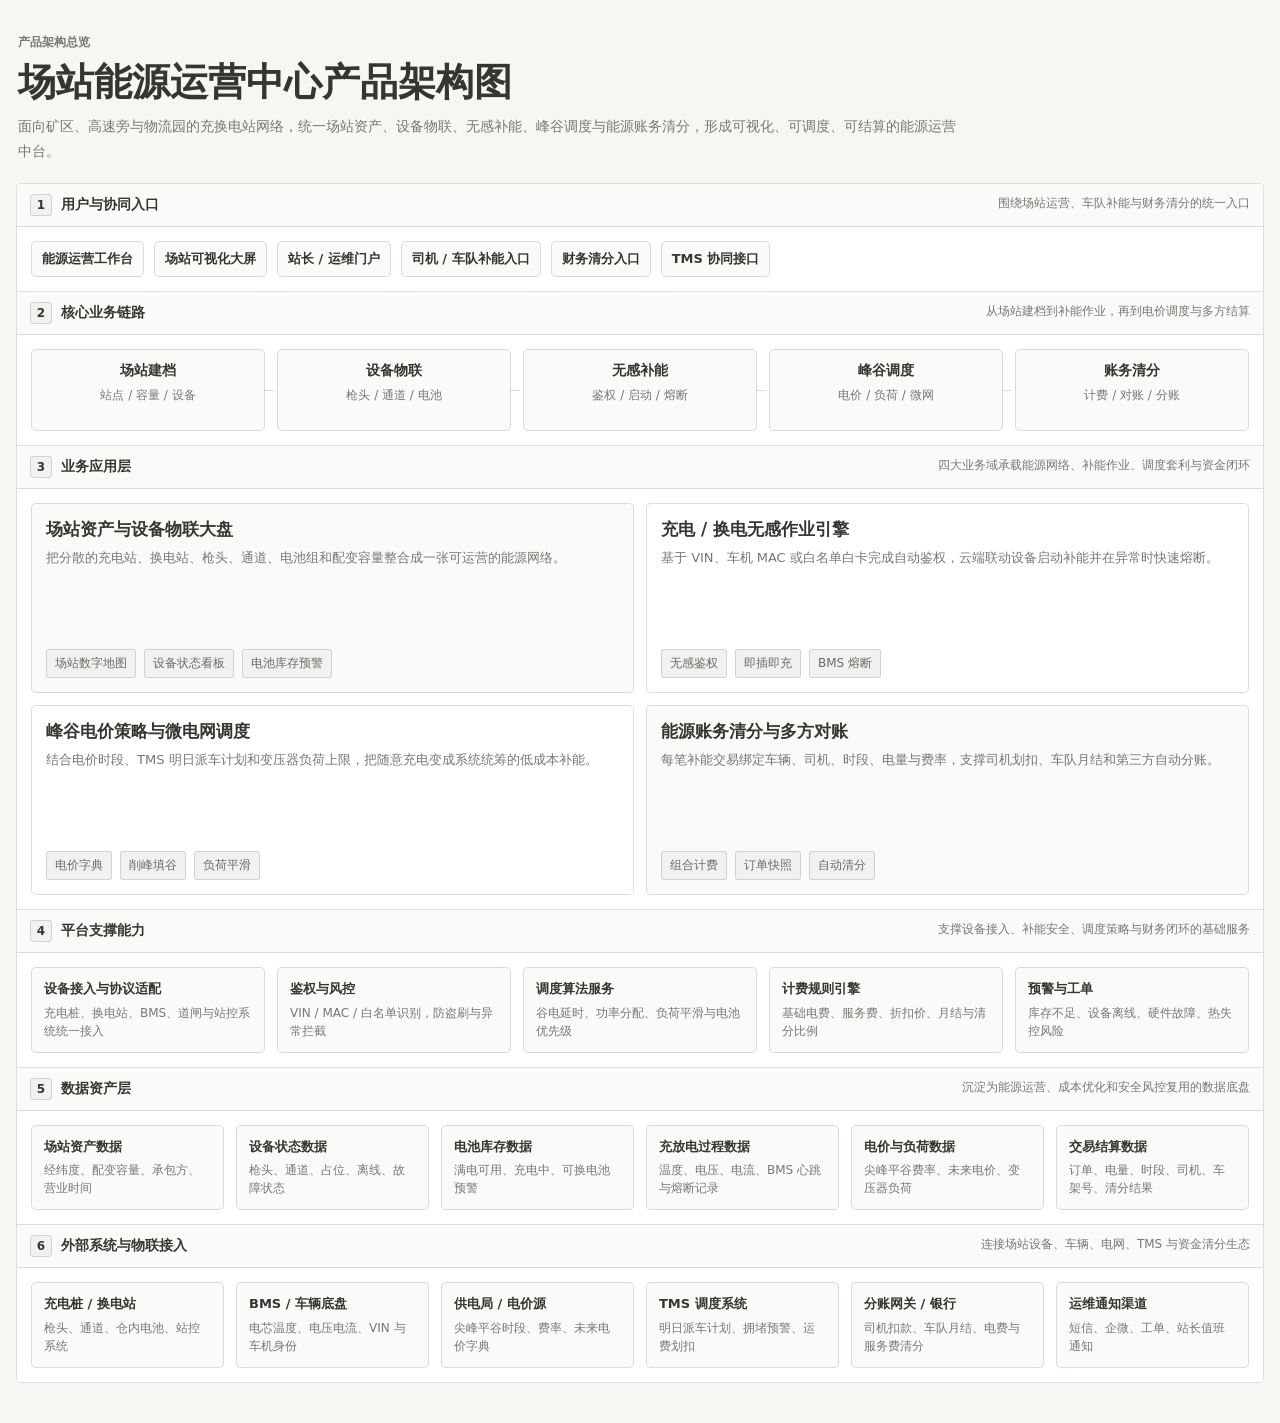
<file: docs/场站能源运营中心-产品架构图.html>
<!DOCTYPE html>
<html lang="zh-CN">
<head>
  <meta charset="UTF-8" />
  <meta name="viewport" content="width=device-width, initial-scale=1.0" />
  <title>场站能源运营中心产品架构图</title>
  <style>
    :root {
      --page: #f7f6f3;
      --surface: #ffffff;
      --soft: #f1f1ef;
      --ink: #37352f;
      --muted: #787774;
      --line: rgba(55, 53, 47, 0.16);
      --radius: 5px;
      --font: "PingFang SC", "Microsoft YaHei", "Hiragino Sans GB", "Inter", system-ui, -apple-system, sans-serif;
    }

    * {
      box-sizing: border-box;
    }

    body {
      margin: 0;
      min-height: 100vh;
      color: var(--ink);
      font-family: var(--font);
      background: var(--page);
      -webkit-font-smoothing: antialiased;
      text-rendering: optimizeLegibility;
    }

    .page {
      width: min(1260px, calc(100vw - 32px));
      margin: 0 auto;
      padding: 34px 0 40px;
    }

    .hero {
      margin-bottom: 20px;
      padding-left: 2px;
    }

    .eyebrow {
      display: block;
      margin-bottom: 8px;
      color: var(--muted);
      font-size: 12px;
      font-weight: 600;
    }

    h1 {
      margin: 0;
      font-size: clamp(30px, 3vw, 40px);
      line-height: 1.18;
      font-weight: 700;
    }

    .hero-copy {
      max-width: 940px;
      margin: 10px 0 0;
      color: var(--muted);
      font-size: 14px;
      line-height: 1.75;
    }

    .architecture {
      border: 1px solid var(--line);
      border-radius: var(--radius);
      background: var(--surface);
      overflow: hidden;
    }

    .layer {
      border-bottom: 1px solid var(--line);
      background: #ffffff;
    }

    .layer:last-child {
      border-bottom: 0;
    }

    .layer-head {
      display: flex;
      justify-content: space-between;
      gap: 16px;
      padding: 10px 13px;
      border-bottom: 1px solid var(--line);
      background: #fbfaf8;
    }

    .layer-title {
      display: flex;
      align-items: center;
      gap: 9px;
      font-size: 14px;
      font-weight: 700;
    }

    .layer-index {
      display: inline-grid;
      place-items: center;
      width: 22px;
      height: 22px;
      border: 1px solid var(--line);
      border-radius: 4px;
      color: var(--ink);
      background: var(--soft);
      font-size: 12px;
      font-weight: 700;
    }

    .layer-note {
      color: var(--muted);
      font-size: 12px;
      line-height: 1.5;
      text-align: right;
    }

    .chips {
      display: flex;
      flex-wrap: wrap;
      gap: 10px;
      padding: 14px;
    }

    .chip {
      padding: 8px 10px;
      border: 1px solid var(--line);
      border-radius: var(--radius);
      background: #fbfaf8;
      font-size: 13px;
      font-weight: 600;
      white-space: nowrap;
    }

    .flow {
      display: grid;
      grid-template-columns: repeat(5, minmax(0, 1fr));
      gap: 12px;
      padding: 14px;
      background: #ffffff;
    }

    .flow-step {
      position: relative;
      min-height: 82px;
      padding: 12px;
      border: 1px solid var(--line);
      border-radius: var(--radius);
      background: #fbfaf8;
      text-align: center;
    }

    .flow-step::after {
      content: "";
      position: absolute;
      top: 50%;
      right: -10px;
      width: 10px;
      height: 1px;
      background: var(--line);
    }

    .flow-step:last-child::after {
      display: none;
    }

    .flow-step strong {
      display: block;
      margin-bottom: 6px;
      font-size: 14px;
      font-weight: 600;
    }

    .flow-step span {
      display: block;
      color: var(--muted);
      font-size: 12px;
      line-height: 1.5;
    }

    .business-grid {
      display: grid;
      grid-template-columns: repeat(2, minmax(0, 1fr));
      gap: 12px;
      padding: 14px;
      background: #ffffff;
    }

    .business-card {
      display: flex;
      flex-direction: column;
      min-height: 190px;
      border: 1px solid var(--line);
      border-radius: var(--radius);
      background: #ffffff;
    }

    .business-card.primary {
      background: #fbfaf8;
    }

    .business-card h2 {
      margin: 0;
      padding: 14px 14px 0;
      font-size: 17px;
      line-height: 1.3;
      font-weight: 700;
    }

    .business-card p {
      margin: 8px 0 0;
      padding: 0 14px;
      color: var(--muted);
      font-size: 13px;
      line-height: 1.6;
    }

    .tag-list {
      display: flex;
      flex-wrap: wrap;
      gap: 8px;
      margin-top: auto;
      padding: 13px 14px 14px;
    }

    .tag {
      padding: 5px 8px;
      border: 1px solid var(--line);
      border-radius: 3px;
      background: var(--soft);
      color: #6b6a67;
      font-size: 12px;
      font-weight: 500;
    }

    .capability-row,
    .data-row,
    .external-row {
      display: grid;
      gap: 12px;
      padding: 14px;
      background: #ffffff;
    }

    .capability-row {
      grid-template-columns: repeat(5, minmax(0, 1fr));
    }

    .data-row {
      grid-template-columns: repeat(6, minmax(0, 1fr));
    }

    .external-row {
      grid-template-columns: repeat(6, minmax(0, 1fr));
    }

    .mini-card {
      min-height: 84px;
      padding: 12px;
      border: 1px solid var(--line);
      border-radius: var(--radius);
      background: #fbfaf8;
    }

    .mini-card strong {
      display: block;
      margin-bottom: 6px;
      font-size: 13px;
      line-height: 1.35;
      font-weight: 600;
    }

    .mini-card span {
      display: block;
      color: var(--muted);
      font-size: 12px;
      line-height: 1.5;
    }

    @media (max-width: 1080px) {
      .business-grid,
      .capability-row,
      .data-row,
      .external-row,
      .flow {
        grid-template-columns: repeat(2, minmax(0, 1fr));
      }

      .flow-step::after {
        display: none;
      }
    }

    @media (max-width: 720px) {
      .page {
        width: min(100vw - 20px, 720px);
        padding-top: 20px;
      }

      .layer-head {
        flex-direction: column;
      }

      .layer-note {
        text-align: left;
      }

      .business-grid,
      .capability-row,
      .data-row,
      .external-row,
      .flow {
        grid-template-columns: 1fr;
      }

      .chip {
        white-space: normal;
      }
    }
  </style>
</head>
<body>
  <main class="page">
    <header class="hero">
      <div class="eyebrow">产品架构总览</div>
      <h1>场站能源运营中心产品架构图</h1>
      <p class="hero-copy">
        面向矿区、高速旁与物流园的充换电站网络，统一场站资产、设备物联、无感补能、峰谷调度与能源账务清分，形成可视化、可调度、可结算的能源运营中台。
      </p>
    </header>

    <section class="architecture" aria-label="场站能源运营中心产品架构总览">
      <section class="layer">
        <div class="layer-head">
          <div class="layer-title"><span class="layer-index">1</span> 用户与协同入口</div>
          <div class="layer-note">围绕场站运营、车队补能与财务清分的统一入口</div>
        </div>
        <div class="chips">
          <span class="chip">能源运营工作台</span>
          <span class="chip">场站可视化大屏</span>
          <span class="chip">站长 / 运维门户</span>
          <span class="chip">司机 / 车队补能入口</span>
          <span class="chip">财务清分入口</span>
          <span class="chip">TMS 协同接口</span>
        </div>
      </section>

      <section class="layer">
        <div class="layer-head">
          <div class="layer-title"><span class="layer-index">2</span> 核心业务链路</div>
          <div class="layer-note">从场站建档到补能作业，再到电价调度与多方结算</div>
        </div>
        <div class="flow">
          <div class="flow-step">
            <strong>场站建档</strong>
            <span>站点 / 容量 / 设备</span>
          </div>
          <div class="flow-step">
            <strong>设备物联</strong>
            <span>枪头 / 通道 / 电池</span>
          </div>
          <div class="flow-step">
            <strong>无感补能</strong>
            <span>鉴权 / 启动 / 熔断</span>
          </div>
          <div class="flow-step">
            <strong>峰谷调度</strong>
            <span>电价 / 负荷 / 微网</span>
          </div>
          <div class="flow-step">
            <strong>账务清分</strong>
            <span>计费 / 对账 / 分账</span>
          </div>
        </div>
      </section>

      <section class="layer">
        <div class="layer-head">
          <div class="layer-title"><span class="layer-index">3</span> 业务应用层</div>
          <div class="layer-note">四大业务域承载能源网络、补能作业、调度套利与资金闭环</div>
        </div>
        <div class="business-grid">
          <article class="business-card primary">
            <h2>场站资产与设备物联大盘</h2>
            <p>把分散的充电站、换电站、枪头、通道、电池组和配变容量整合成一张可运营的能源网络。</p>
            <div class="tag-list">
              <span class="tag">场站数字地图</span>
              <span class="tag">设备状态看板</span>
              <span class="tag">电池库存预警</span>
            </div>
          </article>

          <article class="business-card">
            <h2>充电 / 换电无感作业引擎</h2>
            <p>基于 VIN、车机 MAC 或白名单白卡完成自动鉴权，云端联动设备启动补能并在异常时快速熔断。</p>
            <div class="tag-list">
              <span class="tag">无感鉴权</span>
              <span class="tag">即插即充</span>
              <span class="tag">BMS 熔断</span>
            </div>
          </article>

          <article class="business-card">
            <h2>峰谷电价策略与微电网调度</h2>
            <p>结合电价时段、TMS 明日派车计划和变压器负荷上限，把随意充电变成系统统筹的低成本补能。</p>
            <div class="tag-list">
              <span class="tag">电价字典</span>
              <span class="tag">削峰填谷</span>
              <span class="tag">负荷平滑</span>
            </div>
          </article>

          <article class="business-card primary">
            <h2>能源账务清分与多方对账</h2>
            <p>每笔补能交易绑定车辆、司机、时段、电量与费率，支撑司机划扣、车队月结和第三方自动分账。</p>
            <div class="tag-list">
              <span class="tag">组合计费</span>
              <span class="tag">订单快照</span>
              <span class="tag">自动清分</span>
            </div>
          </article>
        </div>
      </section>

      <section class="layer">
        <div class="layer-head">
          <div class="layer-title"><span class="layer-index">4</span> 平台支撑能力</div>
          <div class="layer-note">支撑设备接入、补能安全、调度策略与财务闭环的基础服务</div>
        </div>
        <div class="capability-row">
          <div class="mini-card">
            <strong>设备接入与协议适配</strong>
            <span>充电桩、换电站、BMS、道闸与站控系统统一接入</span>
          </div>
          <div class="mini-card">
            <strong>鉴权与风控</strong>
            <span>VIN / MAC / 白名单识别，防盗刷与异常拦截</span>
          </div>
          <div class="mini-card">
            <strong>调度算法服务</strong>
            <span>谷电延时、功率分配、负荷平滑与电池优先级</span>
          </div>
          <div class="mini-card">
            <strong>计费规则引擎</strong>
            <span>基础电费、服务费、折扣价、月结与清分比例</span>
          </div>
          <div class="mini-card">
            <strong>预警与工单</strong>
            <span>库存不足、设备离线、硬件故障、热失控风险</span>
          </div>
        </div>
      </section>

      <section class="layer">
        <div class="layer-head">
          <div class="layer-title"><span class="layer-index">5</span> 数据资产层</div>
          <div class="layer-note">沉淀为能源运营、成本优化和安全风控复用的数据底盘</div>
        </div>
        <div class="data-row">
          <div class="mini-card">
            <strong>场站资产数据</strong>
            <span>经纬度、配变容量、承包方、营业时间</span>
          </div>
          <div class="mini-card">
            <strong>设备状态数据</strong>
            <span>枪头、通道、占位、离线、故障状态</span>
          </div>
          <div class="mini-card">
            <strong>电池库存数据</strong>
            <span>满电可用、充电中、可换电池预警</span>
          </div>
          <div class="mini-card">
            <strong>充放电过程数据</strong>
            <span>温度、电压、电流、BMS 心跳与熔断记录</span>
          </div>
          <div class="mini-card">
            <strong>电价与负荷数据</strong>
            <span>尖峰平谷费率、未来电价、变压器负荷</span>
          </div>
          <div class="mini-card">
            <strong>交易结算数据</strong>
            <span>订单、电量、时段、司机、车架号、清分结果</span>
          </div>
        </div>
      </section>

      <section class="layer">
        <div class="layer-head">
          <div class="layer-title"><span class="layer-index">6</span> 外部系统与物联接入</div>
          <div class="layer-note">连接场站设备、车辆、电网、TMS 与资金清分生态</div>
        </div>
        <div class="external-row">
          <div class="mini-card">
            <strong>充电桩 / 换电站</strong>
            <span>枪头、通道、仓内电池、站控系统</span>
          </div>
          <div class="mini-card">
            <strong>BMS / 车辆底盘</strong>
            <span>电芯温度、电压电流、VIN 与车机身份</span>
          </div>
          <div class="mini-card">
            <strong>供电局 / 电价源</strong>
            <span>尖峰平谷时段、费率、未来电价字典</span>
          </div>
          <div class="mini-card">
            <strong>TMS 调度系统</strong>
            <span>明日派车计划、拥堵预警、运费划扣</span>
          </div>
          <div class="mini-card">
            <strong>分账网关 / 银行</strong>
            <span>司机扣款、车队月结、电费与服务费清分</span>
          </div>
          <div class="mini-card">
            <strong>运维通知渠道</strong>
            <span>短信、企微、工单、站长值班通知</span>
          </div>
        </div>
      </section>
    </section>
  </main>
</body>
</html>
</file>
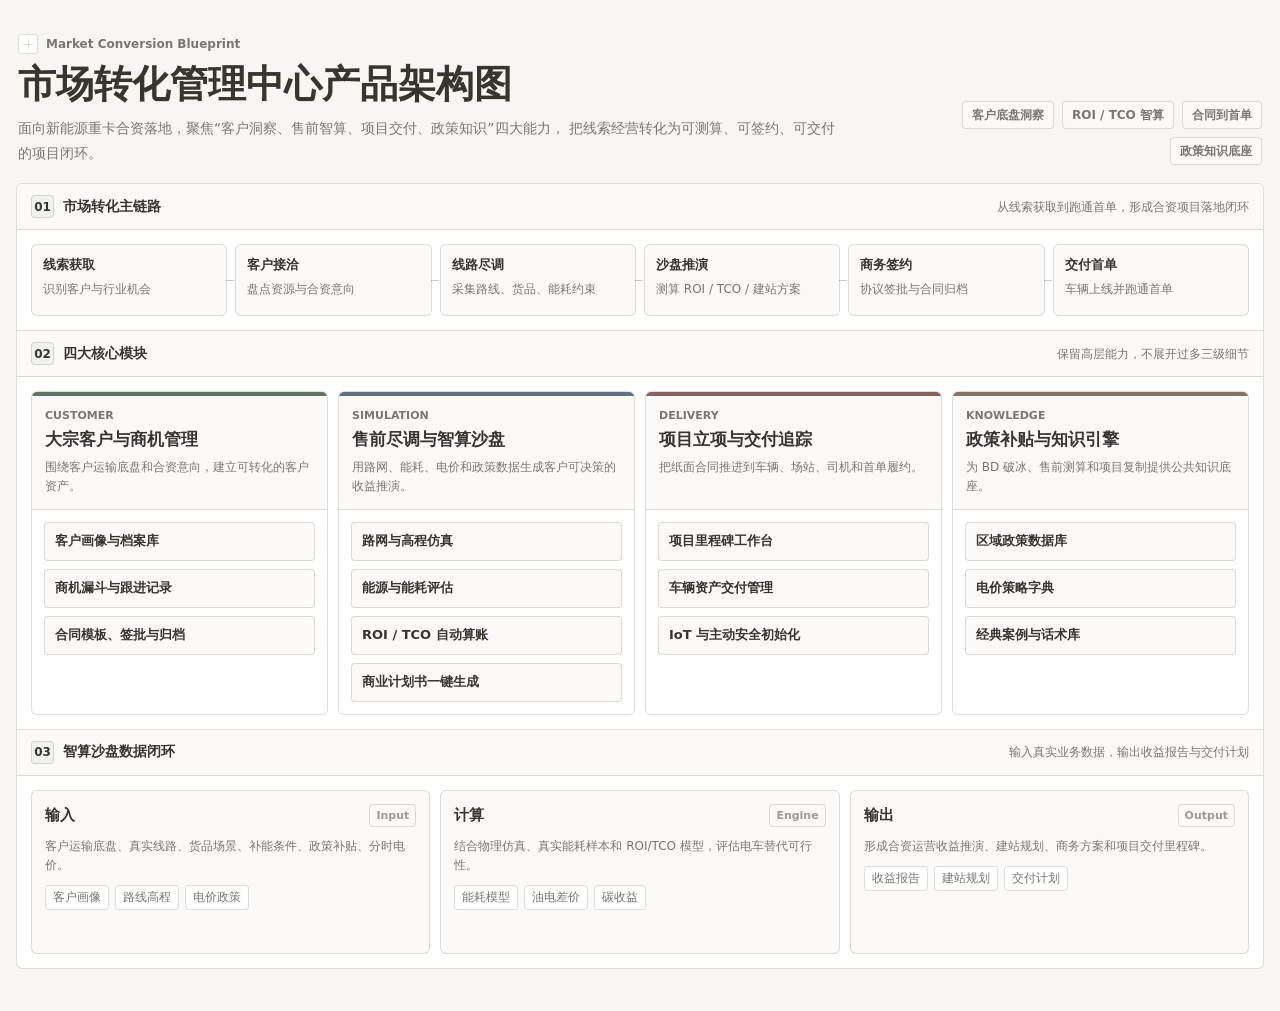
<file: docs/大宗市场转化中心-高层产品架构图-精简版.html>
<!DOCTYPE html>
<html lang="zh-CN">
<head>
  <meta charset="UTF-8" />
  <meta name="viewport" content="width=device-width, initial-scale=1.0" />
  <title>市场转化管理中心产品架构图</title>
  <style>
    :root {
      --page: #f7f6f3;
      --paper: #ffffff;
      --paper-soft: #fbfaf8;
      --soft: #f1f1ef;
      --ink: #37352f;
      --muted: #787774;
      --faint: #9b9a97;
      --line: rgba(55, 53, 47, 0.16);
      --line-strong: rgba(55, 53, 47, 0.26);
      --green: #5f7665;
      --blue: #5f6f86;
      --red: #8b615d;
      --brown: #8a735c;
      --radius: 6px;
      --font: "PingFang SC", "Microsoft YaHei", "Hiragino Sans GB", "Inter", system-ui, -apple-system, BlinkMacSystemFont, sans-serif;
    }

    * {
      box-sizing: border-box;
    }

    html,
    body {
      margin: 0;
      min-height: 100vh;
      background: var(--page);
      color: var(--ink);
      font-family: var(--font);
      -webkit-font-smoothing: antialiased;
      text-rendering: optimizeLegibility;
    }

    h1,
    h2,
    h3,
    p {
      margin: 0;
    }

    .page {
      width: min(1260px, calc(100vw - 32px));
      margin: 0 auto;
      padding: 34px 0 42px;
    }

    .hero {
      display: grid;
      grid-template-columns: minmax(0, 1fr) auto;
      gap: 24px;
      align-items: end;
      margin-bottom: 18px;
      padding: 0 2px;
    }

    .eyebrow {
      display: inline-flex;
      align-items: center;
      gap: 8px;
      margin-bottom: 9px;
      color: var(--muted);
      font-size: 12px;
      font-weight: 720;
    }

    .eyebrow::before {
      content: "";
      width: 18px;
      height: 18px;
      border: 1px solid var(--line);
      border-radius: 4px;
      background:
        linear-gradient(var(--line), var(--line)) 50% 50% / 10px 1px no-repeat,
        linear-gradient(90deg, var(--line), var(--line)) 50% 50% / 1px 10px no-repeat,
        var(--paper);
    }

    h1 {
      font-size: 38px;
      line-height: 1.14;
      font-weight: 760;
    }

    .hero-copy {
      max-width: 820px;
      margin-top: 10px;
      color: var(--muted);
      font-size: 14px;
      line-height: 1.75;
    }

    .hero-tags {
      display: flex;
      flex-wrap: wrap;
      justify-content: flex-end;
      gap: 8px;
      max-width: 360px;
    }

    .tag,
    .pill {
      display: inline-flex;
      align-items: center;
      justify-content: center;
      border: 1px solid var(--line);
      border-radius: 4px;
      background: var(--paper-soft);
      color: var(--muted);
      font-size: 12px;
      font-weight: 650;
      line-height: 1.2;
      white-space: nowrap;
    }

    .tag {
      padding: 6px 9px;
    }

    .architecture {
      border: 1px solid var(--line);
      border-radius: var(--radius);
      background: var(--paper);
      overflow: hidden;
    }

    .section {
      border-bottom: 1px solid var(--line);
    }

    .section:last-child {
      border-bottom: 0;
    }

    .section-head {
      display: grid;
      grid-template-columns: minmax(0, 1fr) auto;
      gap: 16px;
      align-items: center;
      padding: 11px 14px;
      border-bottom: 1px solid var(--line);
      background: var(--paper-soft);
    }

    .section-title {
      display: flex;
      align-items: center;
      gap: 9px;
      min-width: 0;
      font-size: 14px;
      font-weight: 740;
    }

    .section-index {
      display: inline-grid;
      place-items: center;
      width: 23px;
      height: 23px;
      border: 1px solid var(--line);
      border-radius: 4px;
      background: var(--soft);
      font-size: 12px;
      font-weight: 760;
    }

    .section-note {
      color: var(--muted);
      font-size: 12px;
      line-height: 1.5;
      text-align: right;
    }

    .flow {
      display: grid;
      grid-template-columns: repeat(6, minmax(0, 1fr));
      gap: 8px;
      padding: 14px;
    }

    .flow-step {
      position: relative;
      min-height: 72px;
      padding: 11px;
      border: 1px solid var(--line);
      border-radius: var(--radius);
      background: var(--paper-soft);
    }

    .flow-step::after {
      content: "";
      position: absolute;
      top: 50%;
      right: -8px;
      width: 8px;
      height: 1px;
      background: var(--line-strong);
    }

    .flow-step:last-child::after {
      display: none;
    }

    .flow-step b {
      display: block;
      margin-bottom: 6px;
      font-size: 13px;
      line-height: 1.35;
      font-weight: 730;
    }

    .flow-step span {
      display: block;
      color: var(--muted);
      font-size: 12px;
      line-height: 1.5;
    }

    .module-grid {
      display: grid;
      grid-template-columns: repeat(4, minmax(0, 1fr));
      gap: 10px;
      padding: 14px;
    }

    .module {
      min-width: 0;
      border: 1px solid var(--line);
      border-radius: var(--radius);
      background: var(--paper);
      overflow: hidden;
    }

    .module-head {
      min-height: 118px;
      padding: 13px;
      border-bottom: 1px solid var(--line);
      background: var(--paper-soft);
    }

    .module-head.customer {
      border-top: 4px solid var(--green);
    }

    .module-head.sandbox {
      border-top: 4px solid var(--blue);
    }

    .module-head.delivery {
      border-top: 4px solid var(--red);
    }

    .module-head.knowledge {
      border-top: 4px solid var(--brown);
    }

    .module-kicker {
      display: block;
      margin-bottom: 6px;
      color: var(--muted);
      font-size: 11px;
      font-weight: 720;
      text-transform: uppercase;
    }

    .module h2 {
      font-size: 17px;
      line-height: 1.3;
      font-weight: 760;
    }

    .module-desc {
      margin-top: 8px;
      color: var(--muted);
      font-size: 12px;
      line-height: 1.55;
    }

    .cap-list {
      display: grid;
      gap: 8px;
      margin: 0;
      padding: 12px;
      list-style: none;
    }

    .cap-list li {
      padding: 9px 10px;
      border: 1px solid var(--line);
      border-radius: 4px;
      background: var(--paper-soft);
      color: var(--ink);
      font-size: 13px;
      line-height: 1.45;
      font-weight: 650;
    }

    .data-flow {
      display: grid;
      grid-template-columns: repeat(3, minmax(0, 1fr));
      gap: 10px;
      padding: 14px;
    }

    .data-card {
      min-height: 164px;
      padding: 13px;
      border: 1px solid var(--line);
      border-radius: var(--radius);
      background: var(--paper-soft);
    }

    .data-card h3 {
      display: flex;
      justify-content: space-between;
      gap: 10px;
      align-items: center;
      margin-bottom: 10px;
      font-size: 15px;
      line-height: 1.35;
      font-weight: 760;
    }

    .pill {
      padding: 4px 6px;
      color: var(--faint);
      font-size: 11px;
    }

    .chip-list {
      display: flex;
      flex-wrap: wrap;
      gap: 6px;
      margin-top: 10px;
    }

    .chip {
      display: inline-flex;
      align-items: center;
      min-height: 24px;
      padding: 4px 7px;
      border: 1px solid var(--line);
      border-radius: 4px;
      background: var(--paper);
      color: var(--muted);
      font-size: 12px;
      line-height: 1.25;
    }

    .desc {
      color: var(--muted);
      font-size: 12px;
      line-height: 1.58;
    }

    @media (max-width: 1080px) {
      .flow {
        grid-template-columns: repeat(3, minmax(0, 1fr));
      }

      .flow-step::after {
        display: none;
      }

      .module-grid {
        grid-template-columns: repeat(2, minmax(0, 1fr));
      }
    }

    @media (max-width: 760px) {
      .page {
        width: min(calc(100% - 24px), 680px);
        padding-top: 24px;
      }

      .hero,
      .section-head,
      .flow,
      .module-grid,
      .data-flow {
        grid-template-columns: 1fr;
      }

      .hero-tags {
        justify-content: flex-start;
        max-width: none;
      }

      h1 {
        font-size: 28px;
      }

      .section-note {
        text-align: left;
      }

    }
  </style>
</head>
<body>
  <main class="page">
    <header class="hero">
      <div>
        <span class="eyebrow">Market Conversion Blueprint</span>
        <h1>市场转化管理中心产品架构图</h1>
        <p class="hero-copy">
          面向新能源重卡合资落地，聚焦“客户洞察、售前智算、项目交付、政策知识”四大能力，
          把线索经营转化为可测算、可签约、可交付的项目闭环。
        </p>
      </div>
      <div class="hero-tags" aria-label="核心关键词">
        <span class="tag">客户底盘洞察</span>
        <span class="tag">ROI / TCO 智算</span>
        <span class="tag">合同到首单</span>
        <span class="tag">政策知识底座</span>
      </div>
    </header>

    <section class="architecture" aria-label="大宗市场转化中心精简产品架构">
      <section class="section">
        <div class="section-head">
          <div class="section-title">
            <span class="section-index">01</span>
            <span>市场转化主链路</span>
          </div>
          <p class="section-note">从线索获取到跑通首单，形成合资项目落地闭环</p>
        </div>
        <div class="flow">
          <div class="flow-step"><b>线索获取</b><span>识别客户与行业机会</span></div>
          <div class="flow-step"><b>客户接洽</b><span>盘点资源与合资意向</span></div>
          <div class="flow-step"><b>线路尽调</b><span>采集路线、货品、能耗约束</span></div>
          <div class="flow-step"><b>沙盘推演</b><span>测算 ROI / TCO / 建站方案</span></div>
          <div class="flow-step"><b>商务签约</b><span>协议签批与合同归档</span></div>
          <div class="flow-step"><b>交付首单</b><span>车辆上线并跑通首单</span></div>
        </div>
      </section>

      <section class="section">
        <div class="section-head">
          <div class="section-title">
            <span class="section-index">02</span>
            <span>四大核心模块</span>
          </div>
          <p class="section-note">保留高层能力，不展开过多三级细节</p>
        </div>
        <div class="module-grid">
          <article class="module">
            <div class="module-head customer">
              <span class="module-kicker">Customer</span>
              <h2>大宗客户与商机管理</h2>
              <p class="module-desc">围绕客户运输底盘和合资意向，建立可转化的客户资产。</p>
            </div>
            <ul class="cap-list">
              <li>客户画像与档案库</li>
              <li>商机漏斗与跟进记录</li>
              <li>合同模板、签批与归档</li>
            </ul>
          </article>

          <article class="module">
            <div class="module-head sandbox">
              <span class="module-kicker">Simulation</span>
              <h2>售前尽调与智算沙盘</h2>
              <p class="module-desc">用路网、能耗、电价和政策数据生成客户可决策的收益推演。</p>
            </div>
            <ul class="cap-list">
              <li>路网与高程仿真</li>
              <li>能源与能耗评估</li>
              <li>ROI / TCO 自动算账</li>
              <li>商业计划书一键生成</li>
            </ul>
          </article>

          <article class="module">
            <div class="module-head delivery">
              <span class="module-kicker">Delivery</span>
              <h2>项目立项与交付追踪</h2>
              <p class="module-desc">把纸面合同推进到车辆、场站、司机和首单履约。</p>
            </div>
            <ul class="cap-list">
              <li>项目里程碑工作台</li>
              <li>车辆资产交付管理</li>
              <li>IoT 与主动安全初始化</li>
            </ul>
          </article>

          <article class="module">
            <div class="module-head knowledge">
              <span class="module-kicker">Knowledge</span>
              <h2>政策补贴与知识引擎</h2>
              <p class="module-desc">为 BD 破冰、售前测算和项目复制提供公共知识底座。</p>
            </div>
            <ul class="cap-list">
              <li>区域政策数据库</li>
              <li>电价策略字典</li>
              <li>经典案例与话术库</li>
            </ul>
          </article>
        </div>
      </section>

      <section class="section">
        <div class="section-head">
          <div class="section-title">
            <span class="section-index">03</span>
            <span>智算沙盘数据闭环</span>
          </div>
          <p class="section-note">输入真实业务数据，输出收益报告与交付计划</p>
        </div>
        <div class="data-flow">
          <article class="data-card">
            <h3>输入 <span class="pill">Input</span></h3>
            <p class="desc">客户运输底盘、真实线路、货品场景、补能条件、政策补贴、分时电价。</p>
            <div class="chip-list">
              <span class="chip">客户画像</span>
              <span class="chip">路线高程</span>
              <span class="chip">电价政策</span>
            </div>
          </article>
          <article class="data-card">
            <h3>计算 <span class="pill">Engine</span></h3>
            <p class="desc">结合物理仿真、真实能耗样本和 ROI/TCO 模型，评估电车替代可行性。</p>
            <div class="chip-list">
              <span class="chip">能耗模型</span>
              <span class="chip">油电差价</span>
              <span class="chip">碳收益</span>
            </div>
          </article>
          <article class="data-card">
            <h3>输出 <span class="pill">Output</span></h3>
            <p class="desc">形成合资运营收益推演、建站规划、商务方案和项目交付里程碑。</p>
            <div class="chip-list">
              <span class="chip">收益报告</span>
              <span class="chip">建站规划</span>
              <span class="chip">交付计划</span>
            </div>
          </article>
        </div>
      </section>
    </section>
  </main>
</body>
</html>
</file>
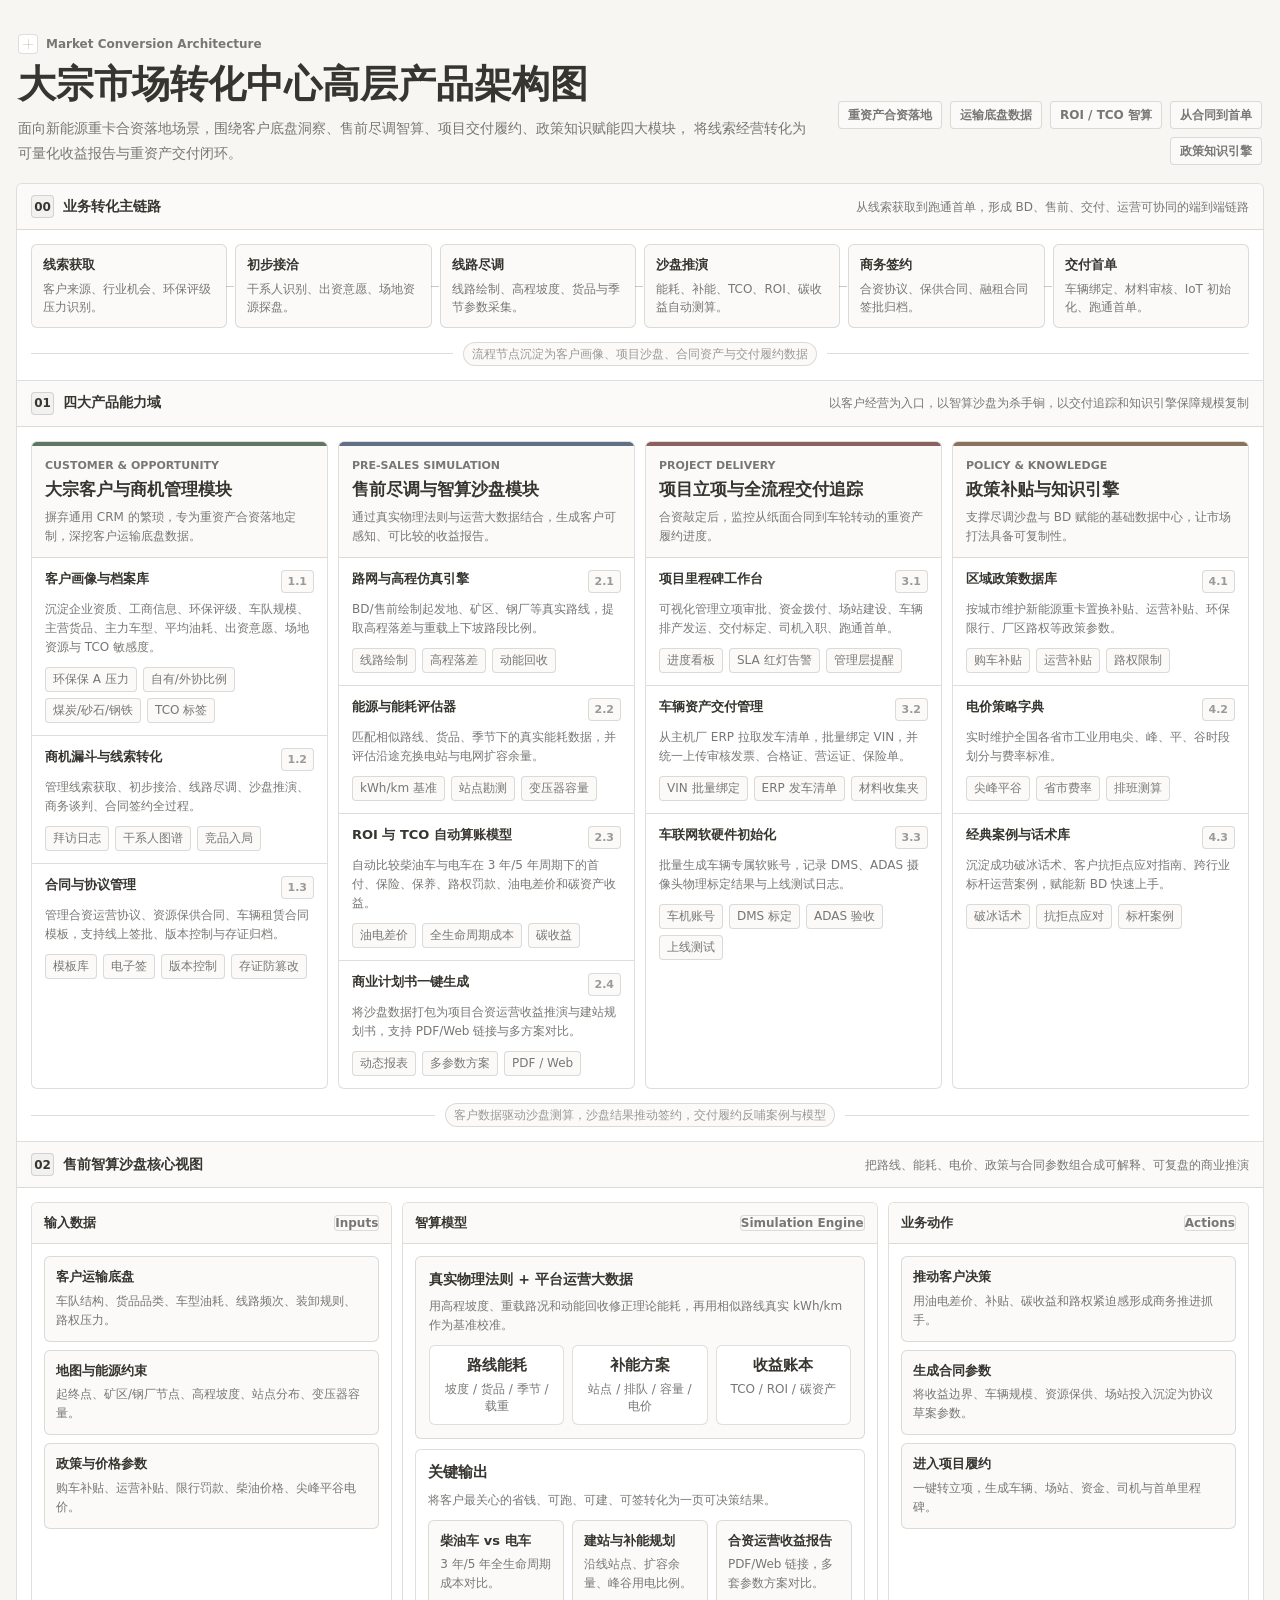
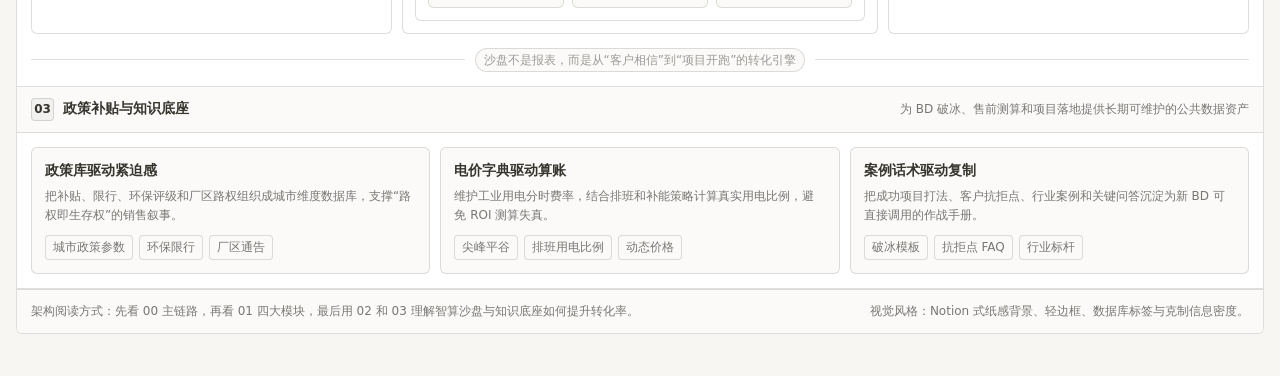
<file: docs/大宗市场转化中心-高层产品架构图.html>
<!DOCTYPE html>
<html lang="zh-CN">
<head>
  <meta charset="UTF-8" />
  <meta name="viewport" content="width=device-width, initial-scale=1.0" />
  <title>大宗市场转化中心高层产品架构图</title>
  <style>
    :root {
      --page: #f7f6f3;
      --paper: #ffffff;
      --paper-soft: #fbfaf8;
      --soft: #f1f1ef;
      --ink: #37352f;
      --muted: #787774;
      --faint: #9b9a97;
      --line: rgba(55, 53, 47, 0.16);
      --line-strong: rgba(55, 53, 47, 0.26);
      --green: #5f7665;
      --blue: #5f6f86;
      --brown: #8a735c;
      --red: #8b615d;
      --purple: #6d647d;
      --radius: 6px;
      --font: "PingFang SC", "Microsoft YaHei", "Hiragino Sans GB", "Inter", system-ui, -apple-system, BlinkMacSystemFont, sans-serif;
    }

    * {
      box-sizing: border-box;
    }

    html {
      background: var(--page);
    }

    body {
      margin: 0;
      min-height: 100vh;
      color: var(--ink);
      font-family: var(--font);
      background: var(--page);
      -webkit-font-smoothing: antialiased;
      text-rendering: optimizeLegibility;
    }

    h1,
    h2,
    h3,
    p {
      margin: 0;
    }

    .page {
      width: min(1380px, calc(100vw - 32px));
      margin: 0 auto;
      padding: 34px 0 42px;
    }

    .hero {
      display: grid;
      grid-template-columns: minmax(0, 1fr) auto;
      gap: 24px;
      align-items: end;
      margin-bottom: 18px;
      padding: 0 2px;
    }

    .eyebrow {
      display: inline-flex;
      align-items: center;
      gap: 8px;
      margin-bottom: 9px;
      color: var(--muted);
      font-size: 12px;
      font-weight: 720;
    }

    .eyebrow::before {
      content: "";
      width: 18px;
      height: 18px;
      border: 1px solid var(--line);
      border-radius: 4px;
      background:
        linear-gradient(var(--line), var(--line)) 50% 50% / 10px 1px no-repeat,
        linear-gradient(90deg, var(--line), var(--line)) 50% 50% / 1px 10px no-repeat,
        var(--paper);
    }

    h1 {
      font-size: 38px;
      line-height: 1.14;
      font-weight: 760;
    }

    .hero-copy {
      max-width: 920px;
      margin-top: 10px;
      color: var(--muted);
      font-size: 14px;
      line-height: 1.75;
    }

    .hero-tags {
      display: flex;
      flex-wrap: wrap;
      justify-content: flex-end;
      gap: 8px;
      max-width: 430px;
    }

    .tag,
    .pill,
    .mini-tag {
      display: inline-flex;
      align-items: center;
      justify-content: center;
      border: 1px solid var(--line);
      border-radius: 4px;
      background: var(--paper-soft);
      color: var(--muted);
      font-size: 12px;
      font-weight: 650;
      line-height: 1.2;
      white-space: nowrap;
    }

    .tag {
      padding: 6px 9px;
    }

    .architecture {
      border: 1px solid var(--line);
      border-radius: var(--radius);
      background: var(--paper);
      overflow: hidden;
    }

    .section {
      border-bottom: 1px solid var(--line);
    }

    .section:last-child {
      border-bottom: 0;
    }

    .section-head {
      display: grid;
      grid-template-columns: minmax(0, 1fr) auto;
      gap: 16px;
      align-items: center;
      padding: 11px 14px;
      border-bottom: 1px solid var(--line);
      background: var(--paper-soft);
    }

    .section-title {
      display: flex;
      align-items: center;
      gap: 9px;
      min-width: 0;
      font-size: 14px;
      font-weight: 740;
    }

    .section-index {
      display: inline-grid;
      place-items: center;
      flex: 0 0 auto;
      width: 23px;
      height: 23px;
      border: 1px solid var(--line);
      border-radius: 4px;
      background: var(--soft);
      font-size: 12px;
      font-weight: 760;
    }

    .section-note {
      color: var(--muted);
      font-size: 12px;
      line-height: 1.5;
      text-align: right;
    }

    .flow {
      display: grid;
      grid-template-columns: repeat(6, minmax(0, 1fr));
      gap: 8px;
      padding: 14px;
    }

    .flow-step {
      position: relative;
      min-height: 76px;
      padding: 11px;
      border: 1px solid var(--line);
      border-radius: var(--radius);
      background: var(--paper-soft);
    }

    .flow-step::after {
      content: "";
      position: absolute;
      top: 50%;
      right: -8px;
      width: 8px;
      height: 1px;
      background: var(--line-strong);
    }

    .flow-step:last-child::after {
      display: none;
    }

    .flow-step b {
      display: block;
      margin-bottom: 6px;
      font-size: 13px;
      line-height: 1.35;
      font-weight: 730;
    }

    .flow-step span {
      display: block;
      color: var(--muted);
      font-size: 12px;
      line-height: 1.5;
    }

    .module-grid {
      display: grid;
      grid-template-columns: repeat(4, minmax(0, 1fr));
      gap: 10px;
      padding: 14px;
    }

    .module {
      min-width: 0;
      border: 1px solid var(--line);
      border-radius: var(--radius);
      background: var(--paper);
      overflow: hidden;
    }

    .module-head {
      padding: 13px 13px 11px;
      border-bottom: 1px solid var(--line);
      background: var(--paper-soft);
    }

    .module-head.customer {
      border-top: 4px solid var(--green);
    }

    .module-head.sandbox {
      border-top: 4px solid var(--blue);
    }

    .module-head.delivery {
      border-top: 4px solid var(--red);
    }

    .module-head.knowledge {
      border-top: 4px solid var(--brown);
    }

    .module-kicker {
      display: block;
      margin-bottom: 6px;
      color: var(--muted);
      font-size: 11px;
      font-weight: 720;
      text-transform: uppercase;
    }

    .module h2 {
      font-size: 17px;
      line-height: 1.3;
      font-weight: 760;
    }

    .module-desc {
      margin-top: 8px;
      color: var(--muted);
      font-size: 12px;
      line-height: 1.58;
    }

    .capability-list {
      display: grid;
      margin: 0;
      padding: 0;
      list-style: none;
    }

    .capability {
      padding: 12px 13px;
      border-bottom: 1px solid var(--line);
    }

    .capability:last-child {
      border-bottom: 0;
    }

    .capability-title {
      display: flex;
      align-items: flex-start;
      justify-content: space-between;
      gap: 10px;
      margin-bottom: 7px;
    }

    .capability-title b {
      display: block;
      font-size: 13px;
      line-height: 1.35;
      font-weight: 730;
    }

    .mini-tag {
      flex: 0 0 auto;
      padding: 4px 6px;
      color: var(--faint);
      font-size: 11px;
    }

    .desc {
      color: var(--muted);
      font-size: 12px;
      line-height: 1.58;
    }

    .chip-list {
      display: flex;
      flex-wrap: wrap;
      gap: 6px;
      margin-top: 10px;
    }

    .chip {
      display: inline-flex;
      align-items: center;
      min-height: 24px;
      padding: 4px 7px;
      border: 1px solid var(--line);
      border-radius: 4px;
      background: var(--paper-soft);
      color: var(--muted);
      font-size: 12px;
      line-height: 1.25;
    }

    .core-layout {
      display: grid;
      grid-template-columns: 0.95fr 1.25fr 0.95fr;
      gap: 10px;
      padding: 14px;
      align-items: stretch;
    }

    .panel {
      border: 1px solid var(--line);
      border-radius: var(--radius);
      background: var(--paper);
      overflow: hidden;
    }

    .panel-head {
      display: flex;
      justify-content: space-between;
      gap: 10px;
      align-items: center;
      padding: 11px 12px;
      border-bottom: 1px solid var(--line);
      background: var(--paper-soft);
      font-size: 13px;
      font-weight: 740;
    }

    .panel-body {
      padding: 12px;
    }

    .stack {
      display: grid;
      gap: 8px;
    }

    .mini-card {
      padding: 11px;
      border: 1px solid var(--line);
      border-radius: var(--radius);
      background: var(--paper-soft);
    }

    .mini-card b {
      display: block;
      margin-bottom: 6px;
      font-size: 13px;
      line-height: 1.35;
      font-weight: 730;
    }

    .calculator {
      display: grid;
      gap: 10px;
    }

    .formula {
      padding: 13px;
      border: 1px solid var(--line);
      border-radius: var(--radius);
      background: var(--paper-soft);
    }

    .formula b {
      display: block;
      margin-bottom: 8px;
      font-size: 14px;
      line-height: 1.35;
      font-weight: 760;
    }

    .formula-row {
      display: grid;
      grid-template-columns: repeat(3, minmax(0, 1fr));
      gap: 8px;
      margin-top: 10px;
    }

    .metric {
      min-height: 74px;
      padding: 10px;
      border: 1px solid var(--line);
      border-radius: var(--radius);
      background: var(--paper);
      text-align: center;
    }

    .metric strong {
      display: block;
      margin-bottom: 6px;
      color: var(--ink);
      font-size: 15px;
      line-height: 1.25;
      font-weight: 760;
    }

    .metric span {
      display: block;
      color: var(--muted);
      font-size: 12px;
      line-height: 1.4;
    }

    .output-card {
      padding: 12px;
      border: 1px solid var(--line);
      border-radius: var(--radius);
      background: var(--paper);
    }

    .output-card h3 {
      margin-bottom: 8px;
      font-size: 15px;
      line-height: 1.35;
      font-weight: 760;
    }

    .output-grid {
      display: grid;
      grid-template-columns: repeat(3, minmax(0, 1fr));
      gap: 8px;
      margin-top: 10px;
    }

    .output {
      min-height: 88px;
      padding: 11px;
      border: 1px solid var(--line);
      border-radius: var(--radius);
      background: var(--paper-soft);
    }

    .output b {
      display: block;
      margin-bottom: 6px;
      font-size: 13px;
      line-height: 1.35;
      font-weight: 730;
    }

    .knowledge-grid {
      display: grid;
      grid-template-columns: repeat(3, minmax(0, 1fr));
      gap: 10px;
      padding: 14px;
    }

    .knowledge-card {
      padding: 13px;
      border: 1px solid var(--line);
      border-radius: var(--radius);
      background: var(--paper-soft);
    }

    .knowledge-card h3 {
      margin-bottom: 8px;
      font-size: 14px;
      line-height: 1.35;
      font-weight: 740;
    }

    .connector {
      display: grid;
      grid-template-columns: minmax(80px, 1fr) auto minmax(80px, 1fr);
      align-items: center;
      gap: 10px;
      padding: 0 14px 14px;
      color: var(--faint);
      font-size: 12px;
      line-height: 1;
    }

    .connector::before,
    .connector::after {
      content: "";
      height: 1px;
      background: var(--line);
    }

    .connector span {
      padding: 5px 8px;
      border: 1px solid var(--line);
      border-radius: 999px;
      background: var(--paper-soft);
      white-space: nowrap;
    }

    .footnote {
      display: flex;
      justify-content: space-between;
      gap: 16px;
      padding: 12px 14px;
      border-top: 1px solid var(--line);
      color: var(--muted);
      font-size: 12px;
      line-height: 1.55;
      background: var(--paper-soft);
    }

    @media (max-width: 1180px) {
      .flow {
        grid-template-columns: repeat(3, minmax(0, 1fr));
      }

      .flow-step::after {
        display: none;
      }

      .module-grid {
        grid-template-columns: repeat(2, minmax(0, 1fr));
      }

      .core-layout {
        grid-template-columns: 1fr;
      }
    }

    @media (max-width: 860px) {
      .page {
        width: min(calc(100% - 24px), 720px);
        padding-top: 24px;
      }

      .hero,
      .section-head {
        grid-template-columns: 1fr;
      }

      .hero-tags {
        justify-content: flex-start;
        max-width: none;
      }

      h1 {
        font-size: 28px;
      }

      .section-note {
        text-align: left;
      }

      .flow,
      .module-grid,
      .knowledge-grid,
      .formula-row,
      .output-grid {
        grid-template-columns: 1fr;
      }

      .connector {
        grid-template-columns: 1fr;
      }

      .connector::before,
      .connector::after {
        display: none;
      }

      .connector span {
        justify-self: start;
        white-space: normal;
      }

      .footnote {
        flex-direction: column;
      }
    }
  </style>
</head>
<body>
  <main class="page">
    <header class="hero">
      <div>
        <span class="eyebrow">Market Conversion Architecture</span>
        <h1>大宗市场转化中心高层产品架构图</h1>
        <p class="hero-copy">
          面向新能源重卡合资落地场景，围绕客户底盘洞察、售前尽调智算、项目交付履约、政策知识赋能四大模块，
          将线索经营转化为可量化收益报告与重资产交付闭环。
        </p>
      </div>
      <div class="hero-tags" aria-label="核心关键词">
        <span class="tag">重资产合资落地</span>
        <span class="tag">运输底盘数据</span>
        <span class="tag">ROI / TCO 智算</span>
        <span class="tag">从合同到首单</span>
        <span class="tag">政策知识引擎</span>
      </div>
    </header>

    <section class="architecture" aria-label="大宗市场转化中心产品架构">
      <section class="section">
        <div class="section-head">
          <div class="section-title">
            <span class="section-index">00</span>
            <span>业务转化主链路</span>
          </div>
          <p class="section-note">从线索获取到跑通首单，形成 BD、售前、交付、运营可协同的端到端链路</p>
        </div>
        <div class="flow">
          <div class="flow-step"><b>线索获取</b><span>客户来源、行业机会、环保评级压力识别。</span></div>
          <div class="flow-step"><b>初步接洽</b><span>干系人识别、出资意愿、场地资源探盘。</span></div>
          <div class="flow-step"><b>线路尽调</b><span>线路绘制、高程坡度、货品与季节参数采集。</span></div>
          <div class="flow-step"><b>沙盘推演</b><span>能耗、补能、TCO、ROI、碳收益自动测算。</span></div>
          <div class="flow-step"><b>商务签约</b><span>合资协议、保供合同、融租合同签批归档。</span></div>
          <div class="flow-step"><b>交付首单</b><span>车辆绑定、材料审核、IoT 初始化、跑通首单。</span></div>
        </div>
        <div class="connector"><span>流程节点沉淀为客户画像、项目沙盘、合同资产与交付履约数据</span></div>
      </section>

      <section class="section">
        <div class="section-head">
          <div class="section-title">
            <span class="section-index">01</span>
            <span>四大产品能力域</span>
          </div>
          <p class="section-note">以客户经营为入口，以智算沙盘为杀手锏，以交付追踪和知识引擎保障规模复制</p>
        </div>
        <div class="module-grid">
          <article class="module">
            <div class="module-head customer">
              <span class="module-kicker">Customer & Opportunity</span>
              <h2>大宗客户与商机管理模块</h2>
              <p class="module-desc">摒弃通用 CRM 的繁琐，专为重资产合资落地定制，深挖客户运输底盘数据。</p>
            </div>
            <ul class="capability-list">
              <li class="capability">
                <div class="capability-title">
                  <b>客户画像与档案库</b>
                  <span class="mini-tag">1.1</span>
                </div>
                <p class="desc">沉淀企业资质、工商信息、环保评级、车队规模、主营货品、主力车型、平均油耗、出资意愿、场地资源与 TCO 敏感度。</p>
                <div class="chip-list">
                  <span class="chip">环保保 A 压力</span>
                  <span class="chip">自有/外协比例</span>
                  <span class="chip">煤炭/砂石/钢铁</span>
                  <span class="chip">TCO 标签</span>
                </div>
              </li>
              <li class="capability">
                <div class="capability-title">
                  <b>商机漏斗与线索转化</b>
                  <span class="mini-tag">1.2</span>
                </div>
                <p class="desc">管理线索获取、初步接洽、线路尽调、沙盘推演、商务谈判、合同签约全过程。</p>
                <div class="chip-list">
                  <span class="chip">拜访日志</span>
                  <span class="chip">干系人图谱</span>
                  <span class="chip">竞品入局</span>
                </div>
              </li>
              <li class="capability">
                <div class="capability-title">
                  <b>合同与协议管理</b>
                  <span class="mini-tag">1.3</span>
                </div>
                <p class="desc">管理合资运营协议、资源保供合同、车辆租赁合同模板，支持线上签批、版本控制与存证归档。</p>
                <div class="chip-list">
                  <span class="chip">模板库</span>
                  <span class="chip">电子签</span>
                  <span class="chip">版本控制</span>
                  <span class="chip">存证防篡改</span>
                </div>
              </li>
            </ul>
          </article>

          <article class="module">
            <div class="module-head sandbox">
              <span class="module-kicker">Pre-sales Simulation</span>
              <h2>售前尽调与智算沙盘模块</h2>
              <p class="module-desc">通过真实物理法则与运营大数据结合，生成客户可感知、可比较的收益报告。</p>
            </div>
            <ul class="capability-list">
              <li class="capability">
                <div class="capability-title">
                  <b>路网与高程仿真引擎</b>
                  <span class="mini-tag">2.1</span>
                </div>
                <p class="desc">BD/售前绘制起发地、矿区、钢厂等真实路线，提取高程落差与重载上下坡路段比例。</p>
                <div class="chip-list">
                  <span class="chip">线路绘制</span>
                  <span class="chip">高程落差</span>
                  <span class="chip">动能回收</span>
                </div>
              </li>
              <li class="capability">
                <div class="capability-title">
                  <b>能源与能耗评估器</b>
                  <span class="mini-tag">2.2</span>
                </div>
                <p class="desc">匹配相似路线、货品、季节下的真实能耗数据，并评估沿途充换电站与电网扩容余量。</p>
                <div class="chip-list">
                  <span class="chip">kWh/km 基准</span>
                  <span class="chip">站点勘测</span>
                  <span class="chip">变压器容量</span>
                </div>
              </li>
              <li class="capability">
                <div class="capability-title">
                  <b>ROI 与 TCO 自动算账模型</b>
                  <span class="mini-tag">2.3</span>
                </div>
                <p class="desc">自动比较柴油车与电车在 3 年/5 年周期下的首付、保险、保养、路权罚款、油电差价和碳资产收益。</p>
                <div class="chip-list">
                  <span class="chip">油电差价</span>
                  <span class="chip">全生命周期成本</span>
                  <span class="chip">碳收益</span>
                </div>
              </li>
              <li class="capability">
                <div class="capability-title">
                  <b>商业计划书一键生成</b>
                  <span class="mini-tag">2.4</span>
                </div>
                <p class="desc">将沙盘数据打包为项目合资运营收益推演与建站规划书，支持 PDF/Web 链接与多方案对比。</p>
                <div class="chip-list">
                  <span class="chip">动态报表</span>
                  <span class="chip">多参数方案</span>
                  <span class="chip">PDF / Web</span>
                </div>
              </li>
            </ul>
          </article>

          <article class="module">
            <div class="module-head delivery">
              <span class="module-kicker">Project Delivery</span>
              <h2>项目立项与全流程交付追踪</h2>
              <p class="module-desc">合资敲定后，监控从纸面合同到车轮转动的重资产履约进度。</p>
            </div>
            <ul class="capability-list">
              <li class="capability">
                <div class="capability-title">
                  <b>项目里程碑工作台</b>
                  <span class="mini-tag">3.1</span>
                </div>
                <p class="desc">可视化管理立项审批、资金拨付、场站建设、车辆排产发运、交付标定、司机入职、跑通首单。</p>
                <div class="chip-list">
                  <span class="chip">进度看板</span>
                  <span class="chip">SLA 红灯告警</span>
                  <span class="chip">管理层提醒</span>
                </div>
              </li>
              <li class="capability">
                <div class="capability-title">
                  <b>车辆资产交付管理</b>
                  <span class="mini-tag">3.2</span>
                </div>
                <p class="desc">从主机厂 ERP 拉取发车清单，批量绑定 VIN，并统一上传审核发票、合格证、营运证、保险单。</p>
                <div class="chip-list">
                  <span class="chip">VIN 批量绑定</span>
                  <span class="chip">ERP 发车清单</span>
                  <span class="chip">材料收集夹</span>
                </div>
              </li>
              <li class="capability">
                <div class="capability-title">
                  <b>车联网软硬件初始化</b>
                  <span class="mini-tag">3.3</span>
                </div>
                <p class="desc">批量生成车辆专属软账号，记录 DMS、ADAS 摄像头物理标定结果与上线测试日志。</p>
                <div class="chip-list">
                  <span class="chip">车机账号</span>
                  <span class="chip">DMS 标定</span>
                  <span class="chip">ADAS 验收</span>
                  <span class="chip">上线测试</span>
                </div>
              </li>
            </ul>
          </article>

          <article class="module">
            <div class="module-head knowledge">
              <span class="module-kicker">Policy & Knowledge</span>
              <h2>政策补贴与知识引擎</h2>
              <p class="module-desc">支撑尽调沙盘与 BD 赋能的基础数据中心，让市场打法具备可复制性。</p>
            </div>
            <ul class="capability-list">
              <li class="capability">
                <div class="capability-title">
                  <b>区域政策数据库</b>
                  <span class="mini-tag">4.1</span>
                </div>
                <p class="desc">按城市维护新能源重卡置换补贴、运营补贴、环保限行、厂区路权等政策参数。</p>
                <div class="chip-list">
                  <span class="chip">购车补贴</span>
                  <span class="chip">运营补贴</span>
                  <span class="chip">路权限制</span>
                </div>
              </li>
              <li class="capability">
                <div class="capability-title">
                  <b>电价策略字典</b>
                  <span class="mini-tag">4.2</span>
                </div>
                <p class="desc">实时维护全国各省市工业用电尖、峰、平、谷时段划分与费率标准。</p>
                <div class="chip-list">
                  <span class="chip">尖峰平谷</span>
                  <span class="chip">省市费率</span>
                  <span class="chip">排班测算</span>
                </div>
              </li>
              <li class="capability">
                <div class="capability-title">
                  <b>经典案例与话术库</b>
                  <span class="mini-tag">4.3</span>
                </div>
                <p class="desc">沉淀成功破冰话术、客户抗拒点应对指南、跨行业标杆运营案例，赋能新 BD 快速上手。</p>
                <div class="chip-list">
                  <span class="chip">破冰话术</span>
                  <span class="chip">抗拒点应对</span>
                  <span class="chip">标杆案例</span>
                </div>
              </li>
            </ul>
          </article>
        </div>
        <div class="connector"><span>客户数据驱动沙盘测算，沙盘结果推动签约，交付履约反哺案例与模型</span></div>
      </section>

      <section class="section">
        <div class="section-head">
          <div class="section-title">
            <span class="section-index">02</span>
            <span>售前智算沙盘核心视图</span>
          </div>
          <p class="section-note">把路线、能耗、电价、政策与合同参数组合成可解释、可复盘的商业推演</p>
        </div>
        <div class="core-layout">
          <article class="panel">
            <div class="panel-head">
              <span>输入数据</span>
              <span class="pill">Inputs</span>
            </div>
            <div class="panel-body stack">
              <div class="mini-card">
                <b>客户运输底盘</b>
                <p class="desc">车队结构、货品品类、车型油耗、线路频次、装卸规则、路权压力。</p>
              </div>
              <div class="mini-card">
                <b>地图与能源约束</b>
                <p class="desc">起终点、矿区/钢厂节点、高程坡度、站点分布、变压器容量。</p>
              </div>
              <div class="mini-card">
                <b>政策与价格参数</b>
                <p class="desc">购车补贴、运营补贴、限行罚款、柴油价格、尖峰平谷电价。</p>
              </div>
            </div>
          </article>

          <article class="panel">
            <div class="panel-head">
              <span>智算模型</span>
              <span class="pill">Simulation Engine</span>
            </div>
            <div class="panel-body calculator">
              <div class="formula">
                <b>真实物理法则 + 平台运营大数据</b>
                <p class="desc">用高程坡度、重载路况和动能回收修正理论能耗，再用相似路线真实 kWh/km 作为基准校准。</p>
                <div class="formula-row">
                  <div class="metric"><strong>路线能耗</strong><span>坡度 / 货品 / 季节 / 载重</span></div>
                  <div class="metric"><strong>补能方案</strong><span>站点 / 排队 / 容量 / 电价</span></div>
                  <div class="metric"><strong>收益账本</strong><span>TCO / ROI / 碳资产</span></div>
                </div>
              </div>
              <div class="output-card">
                <h3>关键输出</h3>
                <p class="desc">将客户最关心的省钱、可跑、可建、可签转化为一页可决策结果。</p>
                <div class="output-grid">
                  <div class="output"><b>柴油车 vs 电车</b><p class="desc">3 年/5 年全生命周期成本对比。</p></div>
                  <div class="output"><b>建站与补能规划</b><p class="desc">沿线站点、扩容余量、峰谷用电比例。</p></div>
                  <div class="output"><b>合资运营收益报告</b><p class="desc">PDF/Web 链接，多套参数方案对比。</p></div>
                </div>
              </div>
            </div>
          </article>

          <article class="panel">
            <div class="panel-head">
              <span>业务动作</span>
              <span class="pill">Actions</span>
            </div>
            <div class="panel-body stack">
              <div class="mini-card">
                <b>推动客户决策</b>
                <p class="desc">用油电差价、补贴、碳收益和路权紧迫感形成商务推进抓手。</p>
              </div>
              <div class="mini-card">
                <b>生成合同参数</b>
                <p class="desc">将收益边界、车辆规模、资源保供、场站投入沉淀为协议草案参数。</p>
              </div>
              <div class="mini-card">
                <b>进入项目履约</b>
                <p class="desc">一键转立项，生成车辆、场站、资金、司机与首单里程碑。</p>
              </div>
            </div>
          </article>
        </div>
        <div class="connector"><span>沙盘不是报表，而是从“客户相信”到“项目开跑”的转化引擎</span></div>
      </section>

      <section class="section">
        <div class="section-head">
          <div class="section-title">
            <span class="section-index">03</span>
            <span>政策补贴与知识底座</span>
          </div>
          <p class="section-note">为 BD 破冰、售前测算和项目落地提供长期可维护的公共数据资产</p>
        </div>
        <div class="knowledge-grid">
          <article class="knowledge-card">
            <h3>政策库驱动紧迫感</h3>
            <p class="desc">把补贴、限行、环保评级和厂区路权组织成城市维度数据库，支撑“路权即生存权”的销售叙事。</p>
            <div class="chip-list">
              <span class="chip">城市政策参数</span>
              <span class="chip">环保限行</span>
              <span class="chip">厂区通告</span>
            </div>
          </article>
          <article class="knowledge-card">
            <h3>电价字典驱动算账</h3>
            <p class="desc">维护工业用电分时费率，结合排班和补能策略计算真实用电比例，避免 ROI 测算失真。</p>
            <div class="chip-list">
              <span class="chip">尖峰平谷</span>
              <span class="chip">排班用电比例</span>
              <span class="chip">动态价格</span>
            </div>
          </article>
          <article class="knowledge-card">
            <h3>案例话术驱动复制</h3>
            <p class="desc">把成功项目打法、客户抗拒点、行业案例和关键问答沉淀为新 BD 可直接调用的作战手册。</p>
            <div class="chip-list">
              <span class="chip">破冰模板</span>
              <span class="chip">抗拒点 FAQ</span>
              <span class="chip">行业标杆</span>
            </div>
          </article>
        </div>
      </section>

      <footer class="footnote">
        <span>架构阅读方式：先看 00 主链路，再看 01 四大模块，最后用 02 和 03 理解智算沙盘与知识底座如何提升转化率。</span>
        <span>视觉风格：Notion 式纸感背景、轻边框、数据库标签与克制信息密度。</span>
      </footer>
    </section>
  </main>
</body>
</html>
</file>
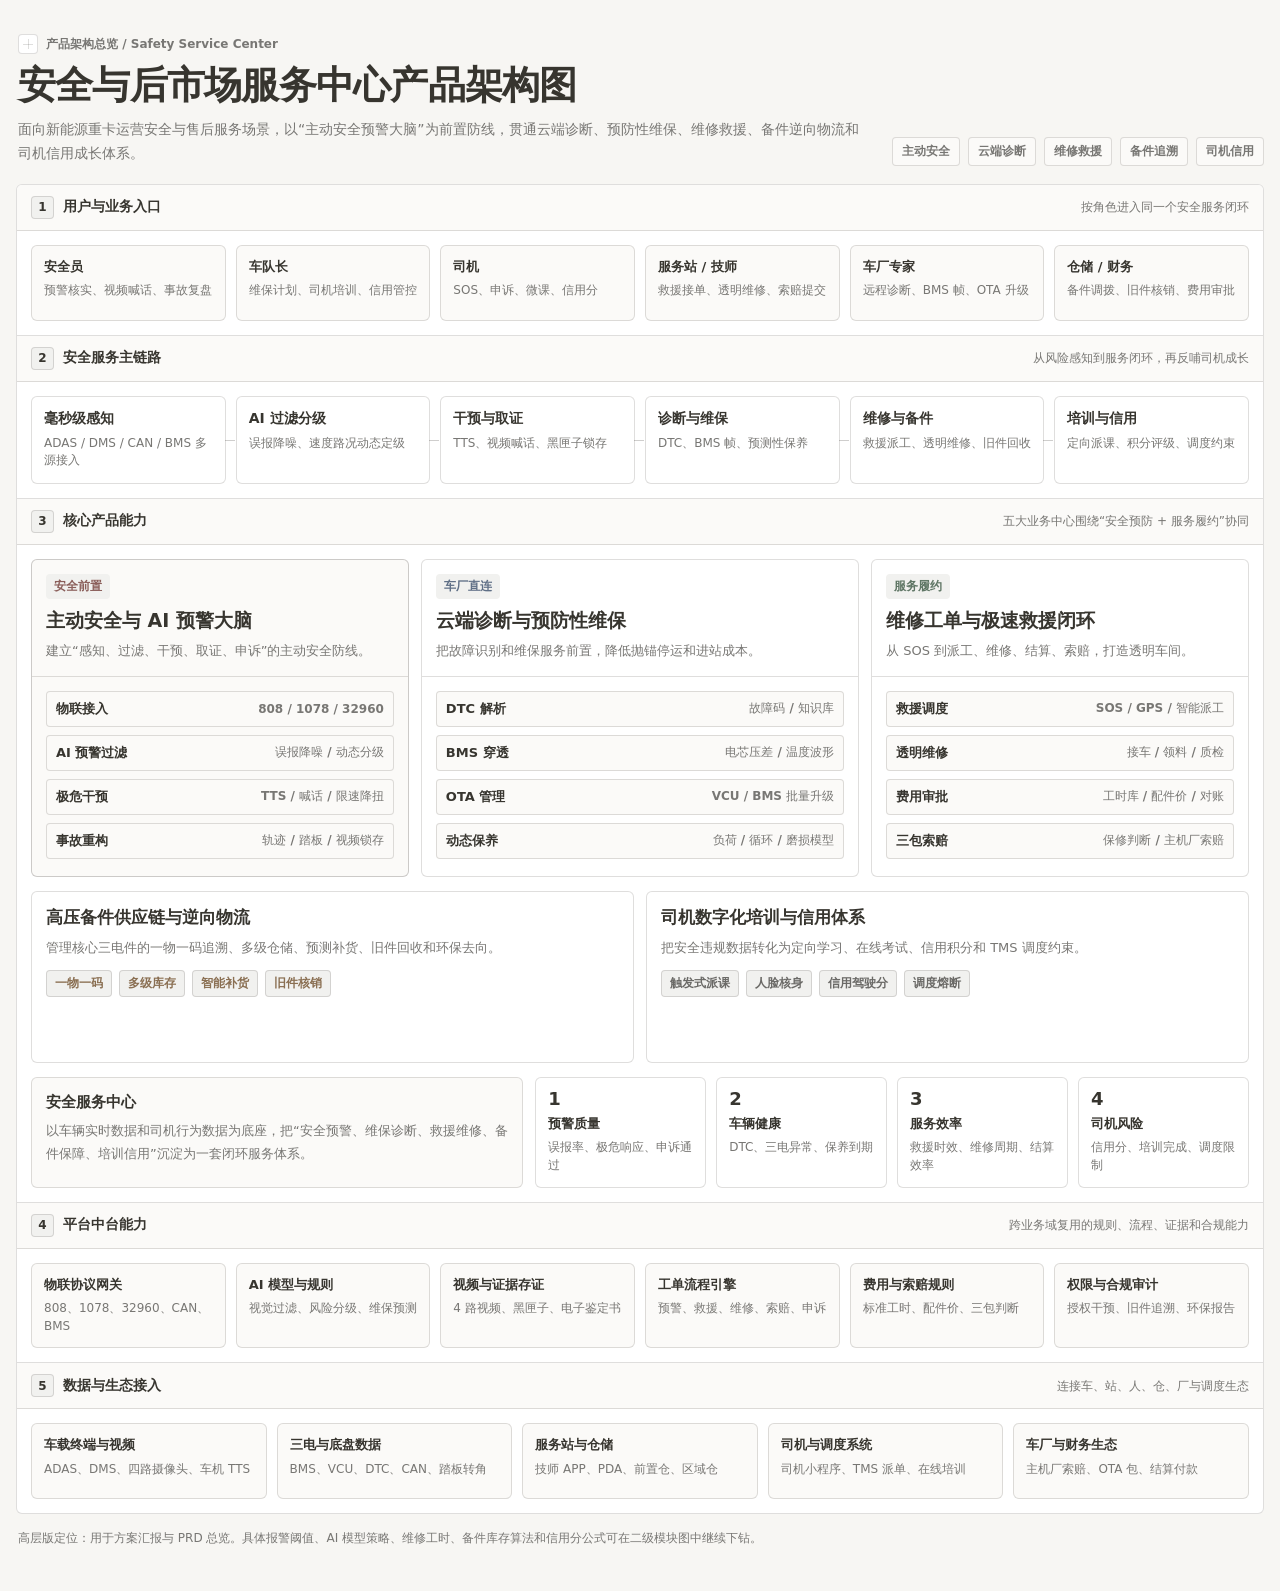
<file: docs/安全服务中心-产品架构图.html>
<!DOCTYPE html>
<html lang="zh-CN">
<head>
  <meta charset="UTF-8" />
  <meta name="viewport" content="width=device-width, initial-scale=1.0" />
  <title>安全与后市场服务中心产品架构图</title>
  <style>
    :root {
      --page: #f7f6f3;
      --paper: #ffffff;
      --paper-soft: #fbfaf8;
      --soft: #f1f1ef;
      --ink: #37352f;
      --muted: #787774;
      --faint: #9b9a97;
      --line: rgba(55, 53, 47, 0.16);
      --line-strong: rgba(55, 53, 47, 0.24);
      --green: #5f7665;
      --blue: #5f6f86;
      --brown: #8a6f52;
      --red: #8b5f5b;
      --steel: #6b6a67;
      --radius: 6px;
      --font: "PingFang SC", "Microsoft YaHei", "Hiragino Sans GB", "Inter", system-ui, -apple-system, BlinkMacSystemFont, sans-serif;
    }

    * {
      box-sizing: border-box;
    }

    html {
      background: var(--page);
    }

    body {
      margin: 0;
      min-height: 100vh;
      color: var(--ink);
      font-family: var(--font);
      background: var(--page);
      -webkit-font-smoothing: antialiased;
      text-rendering: optimizeLegibility;
    }

    .page {
      width: min(1320px, calc(100vw - 32px));
      margin: 0 auto;
      padding: 34px 0 42px;
    }

    .hero {
      display: grid;
      grid-template-columns: minmax(0, 1fr) auto;
      gap: 22px;
      align-items: end;
      margin-bottom: 18px;
      padding-left: 2px;
    }

    .eyebrow {
      display: inline-flex;
      align-items: center;
      gap: 8px;
      margin-bottom: 9px;
      color: var(--muted);
      font-size: 12px;
      font-weight: 700;
    }

    .eyebrow::before {
      content: "";
      width: 18px;
      height: 18px;
      border: 1px solid var(--line);
      border-radius: 4px;
      background:
        linear-gradient(var(--line), var(--line)) 50% 50% / 10px 1px no-repeat,
        linear-gradient(90deg, var(--line), var(--line)) 50% 50% / 1px 10px no-repeat,
        var(--paper);
    }

    h1 {
      margin: 0;
      font-size: clamp(30px, 3vw, 42px);
      line-height: 1.14;
      font-weight: 760;
      letter-spacing: -0.02em;
    }

    .hero-copy {
      max-width: 900px;
      margin: 10px 0 0;
      color: var(--muted);
      font-size: 14px;
      line-height: 1.75;
    }

    .hero-tags {
      display: flex;
      flex-wrap: wrap;
      justify-content: flex-end;
      gap: 8px;
      max-width: 430px;
    }

    .tag,
    .pill {
      display: inline-flex;
      align-items: center;
      justify-content: center;
      border: 1px solid var(--line);
      border-radius: 4px;
      background: var(--paper-soft);
      color: var(--muted);
      font-size: 12px;
      font-weight: 620;
      line-height: 1.2;
      white-space: nowrap;
    }

    .tag {
      padding: 6px 9px;
    }

    .architecture {
      border: 1px solid var(--line);
      border-radius: var(--radius);
      background: var(--paper);
      overflow: hidden;
    }

    .layer {
      border-bottom: 1px solid var(--line);
    }

    .layer:last-child {
      border-bottom: 0;
    }

    .layer-head {
      display: flex;
      align-items: center;
      justify-content: space-between;
      gap: 16px;
      padding: 11px 14px;
      border-bottom: 1px solid var(--line);
      background: var(--paper-soft);
    }

    .layer-title {
      display: flex;
      align-items: center;
      gap: 9px;
      font-size: 14px;
      font-weight: 740;
    }

    .layer-index {
      display: inline-grid;
      place-items: center;
      width: 23px;
      height: 23px;
      border: 1px solid var(--line);
      border-radius: 4px;
      background: var(--soft);
      font-size: 12px;
      font-weight: 760;
    }

    .layer-note {
      color: var(--muted);
      font-size: 12px;
      line-height: 1.5;
      text-align: right;
    }

    .portal-row {
      display: grid;
      grid-template-columns: repeat(6, minmax(0, 1fr));
      gap: 10px;
      padding: 14px;
    }

    .portal,
    .mini {
      min-height: 76px;
      padding: 12px;
      border: 1px solid var(--line);
      border-radius: var(--radius);
      background: var(--paper-soft);
    }

    .portal strong,
    .mini strong {
      display: block;
      margin-bottom: 6px;
      font-size: 13px;
      line-height: 1.35;
      font-weight: 720;
    }

    .portal span,
    .mini span {
      display: block;
      color: var(--muted);
      font-size: 12px;
      line-height: 1.5;
    }

    .lifecycle {
      display: grid;
      grid-template-columns: repeat(6, minmax(0, 1fr));
      gap: 10px;
      margin: 0;
      padding: 14px;
      list-style: none;
    }

    .life-step {
      position: relative;
      min-height: 88px;
      padding: 12px;
      border: 1px solid var(--line);
      border-radius: var(--radius);
      background: var(--paper);
    }

    .life-step::after {
      content: "";
      position: absolute;
      top: 50%;
      right: -10px;
      width: 10px;
      height: 1px;
      background: var(--line-strong);
    }

    .life-step:last-child::after {
      display: none;
    }

    .life-step b {
      display: block;
      margin-bottom: 7px;
      font-size: 14px;
      line-height: 1.35;
      font-weight: 730;
    }

    .life-step span {
      display: block;
      color: var(--muted);
      font-size: 12px;
      line-height: 1.48;
    }

    .core-layout {
      display: grid;
      grid-template-columns: 1fr 1.16fr 1fr;
      gap: 12px;
      padding: 14px;
      align-items: stretch;
    }

    .domain {
      display: flex;
      flex-direction: column;
      min-height: 318px;
      border: 1px solid var(--line);
      border-radius: var(--radius);
      background: var(--paper);
      overflow: hidden;
    }

    .domain.is-center {
      background: var(--paper-soft);
      border-color: var(--line-strong);
    }

    .domain-head {
      padding: 14px;
      border-bottom: 1px solid var(--line);
    }

    .domain-kicker {
      display: inline-flex;
      margin-bottom: 9px;
      padding: 4px 8px;
      border-radius: 4px;
      background: var(--soft);
      color: var(--accent);
      font-size: 12px;
      font-weight: 690;
    }

    .domain h2 {
      margin: 0;
      font-size: 19px;
      line-height: 1.3;
      font-weight: 760;
    }

    .domain p {
      margin: 8px 0 0;
      color: var(--muted);
      font-size: 13px;
      line-height: 1.62;
    }

    .capability-list {
      display: grid;
      gap: 8px;
      margin: 0;
      padding: 14px;
      list-style: none;
    }

    .capability-list li {
      display: flex;
      align-items: center;
      justify-content: space-between;
      gap: 10px;
      min-height: 36px;
      padding: 8px 9px;
      border: 1px solid var(--line);
      border-radius: 4px;
      background: var(--paper-soft);
      color: var(--ink);
      font-size: 13px;
      font-weight: 640;
    }

    .capability-list li span {
      color: var(--muted);
      font-size: 12px;
      font-weight: 560;
      white-space: nowrap;
    }

    .secondary-grid {
      display: grid;
      grid-template-columns: repeat(2, minmax(0, 1fr));
      gap: 12px;
      padding: 0 14px 14px;
    }

    .wide-card {
      min-height: 172px;
      padding: 14px;
      border: 1px solid var(--line);
      border-radius: var(--radius);
      background: var(--paper);
    }

    .wide-card h3 {
      margin: 0;
      font-size: 17px;
      line-height: 1.35;
      font-weight: 740;
    }

    .wide-card p {
      margin: 8px 0 0;
      color: var(--muted);
      font-size: 13px;
      line-height: 1.65;
    }

    .tag-list {
      display: flex;
      flex-wrap: wrap;
      gap: 7px;
      margin-top: 12px;
    }

    .pill {
      padding: 5px 8px;
      color: var(--accent, var(--muted));
      background: var(--soft);
    }

    .platform-grid {
      display: grid;
      grid-template-columns: repeat(6, minmax(0, 1fr));
      gap: 10px;
      padding: 14px;
    }

    .data-grid {
      display: grid;
      grid-template-columns: repeat(5, minmax(0, 1fr));
      gap: 10px;
      padding: 14px;
    }

    .summary-row {
      display: grid;
      grid-template-columns: 1fr 1.45fr;
      gap: 12px;
      padding: 0 14px 14px;
    }

    .summary {
      padding: 14px;
      border: 1px solid var(--line);
      border-radius: var(--radius);
      background: var(--paper-soft);
    }

    .summary h3 {
      margin: 0 0 8px;
      font-size: 15px;
      line-height: 1.35;
    }

    .summary p {
      margin: 0;
      color: var(--muted);
      font-size: 13px;
      line-height: 1.75;
    }

    .kpi-grid {
      display: grid;
      grid-template-columns: repeat(4, minmax(0, 1fr));
      gap: 10px;
    }

    .kpi {
      min-height: 104px;
      padding: 12px;
      border: 1px solid var(--line);
      border-radius: var(--radius);
      background: var(--paper);
    }

    .kpi b {
      display: block;
      margin-bottom: 7px;
      font-size: 18px;
      line-height: 1;
    }

    .kpi strong {
      display: block;
      margin-bottom: 7px;
      font-size: 13px;
      line-height: 1.35;
    }

    .kpi span {
      display: block;
      color: var(--muted);
      font-size: 12px;
      line-height: 1.48;
    }

    .footer-note {
      margin: 14px 2px 0;
      color: var(--muted);
      font-size: 12px;
      line-height: 1.7;
    }

    @media (max-width: 1120px) {
      .hero,
      .core-layout,
      .summary-row {
        grid-template-columns: 1fr;
      }

      .hero-tags {
        justify-content: flex-start;
        max-width: none;
      }

      .portal-row,
      .lifecycle,
      .platform-grid {
        grid-template-columns: repeat(3, minmax(0, 1fr));
      }

      .life-step::after {
        display: none;
      }

      .data-grid,
      .kpi-grid {
        grid-template-columns: repeat(2, minmax(0, 1fr));
      }
    }

    @media (max-width: 720px) {
      .page {
        width: min(100vw - 20px, 720px);
        padding-top: 20px;
      }

      .layer-head {
        align-items: flex-start;
        flex-direction: column;
      }

      .layer-note {
        text-align: left;
      }

      .portal-row,
      .lifecycle,
      .platform-grid,
      .data-grid,
      .secondary-grid,
      .kpi-grid {
        grid-template-columns: 1fr;
      }

      .tag,
      .pill,
      .capability-list li span {
        white-space: normal;
      }
    }
  </style>
</head>
<body>
  <main class="page">
    <header class="hero">
      <div>
        <div class="eyebrow">产品架构总览 / Safety Service Center</div>
        <h1>安全与后市场服务中心产品架构图</h1>
        <p class="hero-copy">
          面向新能源重卡运营安全与售后服务场景，以“主动安全预警大脑”为前置防线，贯通云端诊断、预防性维保、维修救援、备件逆向物流和司机信用成长体系。
        </p>
      </div>
      <div class="hero-tags" aria-label="架构关键词">
        <span class="tag">主动安全</span>
        <span class="tag">云端诊断</span>
        <span class="tag">维修救援</span>
        <span class="tag">备件追溯</span>
        <span class="tag">司机信用</span>
      </div>
    </header>

    <section class="architecture" aria-label="安全服务中心产品架构">
      <section class="layer">
        <div class="layer-head">
          <div class="layer-title"><span class="layer-index">1</span> 用户与业务入口</div>
          <div class="layer-note">按角色进入同一个安全服务闭环</div>
        </div>
        <div class="portal-row">
          <div class="portal">
            <strong>安全员</strong>
            <span>预警核实、视频喊话、事故复盘</span>
          </div>
          <div class="portal">
            <strong>车队长</strong>
            <span>维保计划、司机培训、信用管控</span>
          </div>
          <div class="portal">
            <strong>司机</strong>
            <span>SOS、申诉、微课、信用分</span>
          </div>
          <div class="portal">
            <strong>服务站 / 技师</strong>
            <span>救援接单、透明维修、索赔提交</span>
          </div>
          <div class="portal">
            <strong>车厂专家</strong>
            <span>远程诊断、BMS 帧、OTA 升级</span>
          </div>
          <div class="portal">
            <strong>仓储 / 财务</strong>
            <span>备件调拨、旧件核销、费用审批</span>
          </div>
        </div>
      </section>

      <section class="layer">
        <div class="layer-head">
          <div class="layer-title"><span class="layer-index">2</span> 安全服务主链路</div>
          <div class="layer-note">从风险感知到服务闭环，再反哺司机成长</div>
        </div>
        <ol class="lifecycle">
          <li class="life-step">
            <b>毫秒级感知</b>
            <span>ADAS / DMS / CAN / BMS 多源接入</span>
          </li>
          <li class="life-step">
            <b>AI 过滤分级</b>
            <span>误报降噪、速度路况动态定级</span>
          </li>
          <li class="life-step">
            <b>干预与取证</b>
            <span>TTS、视频喊话、黑匣子锁存</span>
          </li>
          <li class="life-step">
            <b>诊断与维保</b>
            <span>DTC、BMS 帧、预测性保养</span>
          </li>
          <li class="life-step">
            <b>维修与备件</b>
            <span>救援派工、透明维修、旧件回收</span>
          </li>
          <li class="life-step">
            <b>培训与信用</b>
            <span>定向派课、积分评级、调度约束</span>
          </li>
        </ol>
      </section>

      <section class="layer">
        <div class="layer-head">
          <div class="layer-title"><span class="layer-index">3</span> 核心产品能力</div>
          <div class="layer-note">五大业务中心围绕“安全预防 + 服务履约”协同</div>
        </div>
        <div class="core-layout">
          <article class="domain is-center" style="--accent: var(--red)">
            <div class="domain-head">
              <span class="domain-kicker">安全前置</span>
              <h2>主动安全与 AI 预警大脑</h2>
              <p>建立“感知、过滤、干预、取证、申诉”的主动安全防线。</p>
            </div>
            <ul class="capability-list">
              <li>物联接入 <span>808 / 1078 / 32960</span></li>
              <li>AI 预警过滤 <span>误报降噪 / 动态分级</span></li>
              <li>极危干预 <span>TTS / 喊话 / 限速降扭</span></li>
              <li>事故重构 <span>轨迹 / 踏板 / 视频锁存</span></li>
            </ul>
          </article>

          <article class="domain" style="--accent: var(--blue)">
            <div class="domain-head">
              <span class="domain-kicker">车厂直连</span>
              <h2>云端诊断与预防性维保</h2>
              <p>把故障识别和维保服务前置，降低抛锚停运和进站成本。</p>
            </div>
            <ul class="capability-list">
              <li>DTC 解析 <span>故障码 / 知识库</span></li>
              <li>BMS 穿透 <span>电芯压差 / 温度波形</span></li>
              <li>OTA 管理 <span>VCU / BMS 批量升级</span></li>
              <li>动态保养 <span>负荷 / 循环 / 磨损模型</span></li>
            </ul>
          </article>

          <article class="domain" style="--accent: var(--green)">
            <div class="domain-head">
              <span class="domain-kicker">服务履约</span>
              <h2>维修工单与极速救援闭环</h2>
              <p>从 SOS 到派工、维修、结算、索赔，打造透明车间。</p>
            </div>
            <ul class="capability-list">
              <li>救援调度 <span>SOS / GPS / 智能派工</span></li>
              <li>透明维修 <span>接车 / 领料 / 质检</span></li>
              <li>费用审批 <span>工时库 / 配件价 / 对账</span></li>
              <li>三包索赔 <span>保修判断 / 主机厂索赔</span></li>
            </ul>
          </article>
        </div>

        <div class="secondary-grid">
          <article class="wide-card" style="--accent: var(--brown)">
            <h3>高压备件供应链与逆向物流</h3>
            <p>管理核心三电件的一物一码追溯、多级仓储、预测补货、旧件回收和环保去向。</p>
            <div class="tag-list">
              <span class="pill">一物一码</span>
              <span class="pill">多级库存</span>
              <span class="pill">智能补货</span>
              <span class="pill">旧件核销</span>
            </div>
          </article>
          <article class="wide-card" style="--accent: var(--steel)">
            <h3>司机数字化培训与信用体系</h3>
            <p>把安全违规数据转化为定向学习、在线考试、信用积分和 TMS 调度约束。</p>
            <div class="tag-list">
              <span class="pill">触发式派课</span>
              <span class="pill">人脸核身</span>
              <span class="pill">信用驾驶分</span>
              <span class="pill">调度熔断</span>
            </div>
          </article>
        </div>

        <div class="summary-row">
          <div class="summary">
            <h3>安全服务中心</h3>
            <p>
              以车辆实时数据和司机行为数据为底座，把“安全预警、维保诊断、救援维修、备件保障、培训信用”沉淀为一套闭环服务体系。
            </p>
          </div>
          <div class="kpi-grid" aria-label="管理驾驶舱指标">
            <div class="kpi">
              <b>1</b>
              <strong>预警质量</strong>
              <span>误报率、极危响应、申诉通过</span>
            </div>
            <div class="kpi">
              <b>2</b>
              <strong>车辆健康</strong>
              <span>DTC、三电异常、保养到期</span>
            </div>
            <div class="kpi">
              <b>3</b>
              <strong>服务效率</strong>
              <span>救援时效、维修周期、结算效率</span>
            </div>
            <div class="kpi">
              <b>4</b>
              <strong>司机风险</strong>
              <span>信用分、培训完成、调度限制</span>
            </div>
          </div>
        </div>
      </section>

      <section class="layer">
        <div class="layer-head">
          <div class="layer-title"><span class="layer-index">4</span> 平台中台能力</div>
          <div class="layer-note">跨业务域复用的规则、流程、证据和合规能力</div>
        </div>
        <div class="platform-grid">
          <div class="mini">
            <strong>物联协议网关</strong>
            <span>808、1078、32960、CAN、BMS</span>
          </div>
          <div class="mini">
            <strong>AI 模型与规则</strong>
            <span>视觉过滤、风险分级、维保预测</span>
          </div>
          <div class="mini">
            <strong>视频与证据存证</strong>
            <span>4 路视频、黑匣子、电子鉴定书</span>
          </div>
          <div class="mini">
            <strong>工单流程引擎</strong>
            <span>预警、救援、维修、索赔、申诉</span>
          </div>
          <div class="mini">
            <strong>费用与索赔规则</strong>
            <span>标准工时、配件价、三包判断</span>
          </div>
          <div class="mini">
            <strong>权限与合规审计</strong>
            <span>授权干预、旧件追溯、环保报告</span>
          </div>
        </div>
      </section>

      <section class="layer">
        <div class="layer-head">
          <div class="layer-title"><span class="layer-index">5</span> 数据与生态接入</div>
          <div class="layer-note">连接车、站、人、仓、厂与调度生态</div>
        </div>
        <div class="data-grid">
          <div class="mini">
            <strong>车载终端与视频</strong>
            <span>ADAS、DMS、四路摄像头、车机 TTS</span>
          </div>
          <div class="mini">
            <strong>三电与底盘数据</strong>
            <span>BMS、VCU、DTC、CAN、踏板转角</span>
          </div>
          <div class="mini">
            <strong>服务站与仓储</strong>
            <span>技师 APP、PDA、前置仓、区域仓</span>
          </div>
          <div class="mini">
            <strong>司机与调度系统</strong>
            <span>司机小程序、TMS 派单、在线培训</span>
          </div>
          <div class="mini">
            <strong>车厂与财务生态</strong>
            <span>主机厂索赔、OTA 包、结算付款</span>
          </div>
        </div>
      </section>
    </section>

    <p class="footer-note">
      高层版定位：用于方案汇报与 PRD 总览。具体报警阈值、AI 模型策略、维修工时、备件库存算法和信用分公式可在二级模块图中继续下钻。
    </p>
  </main>
</body>
</html>
</file>
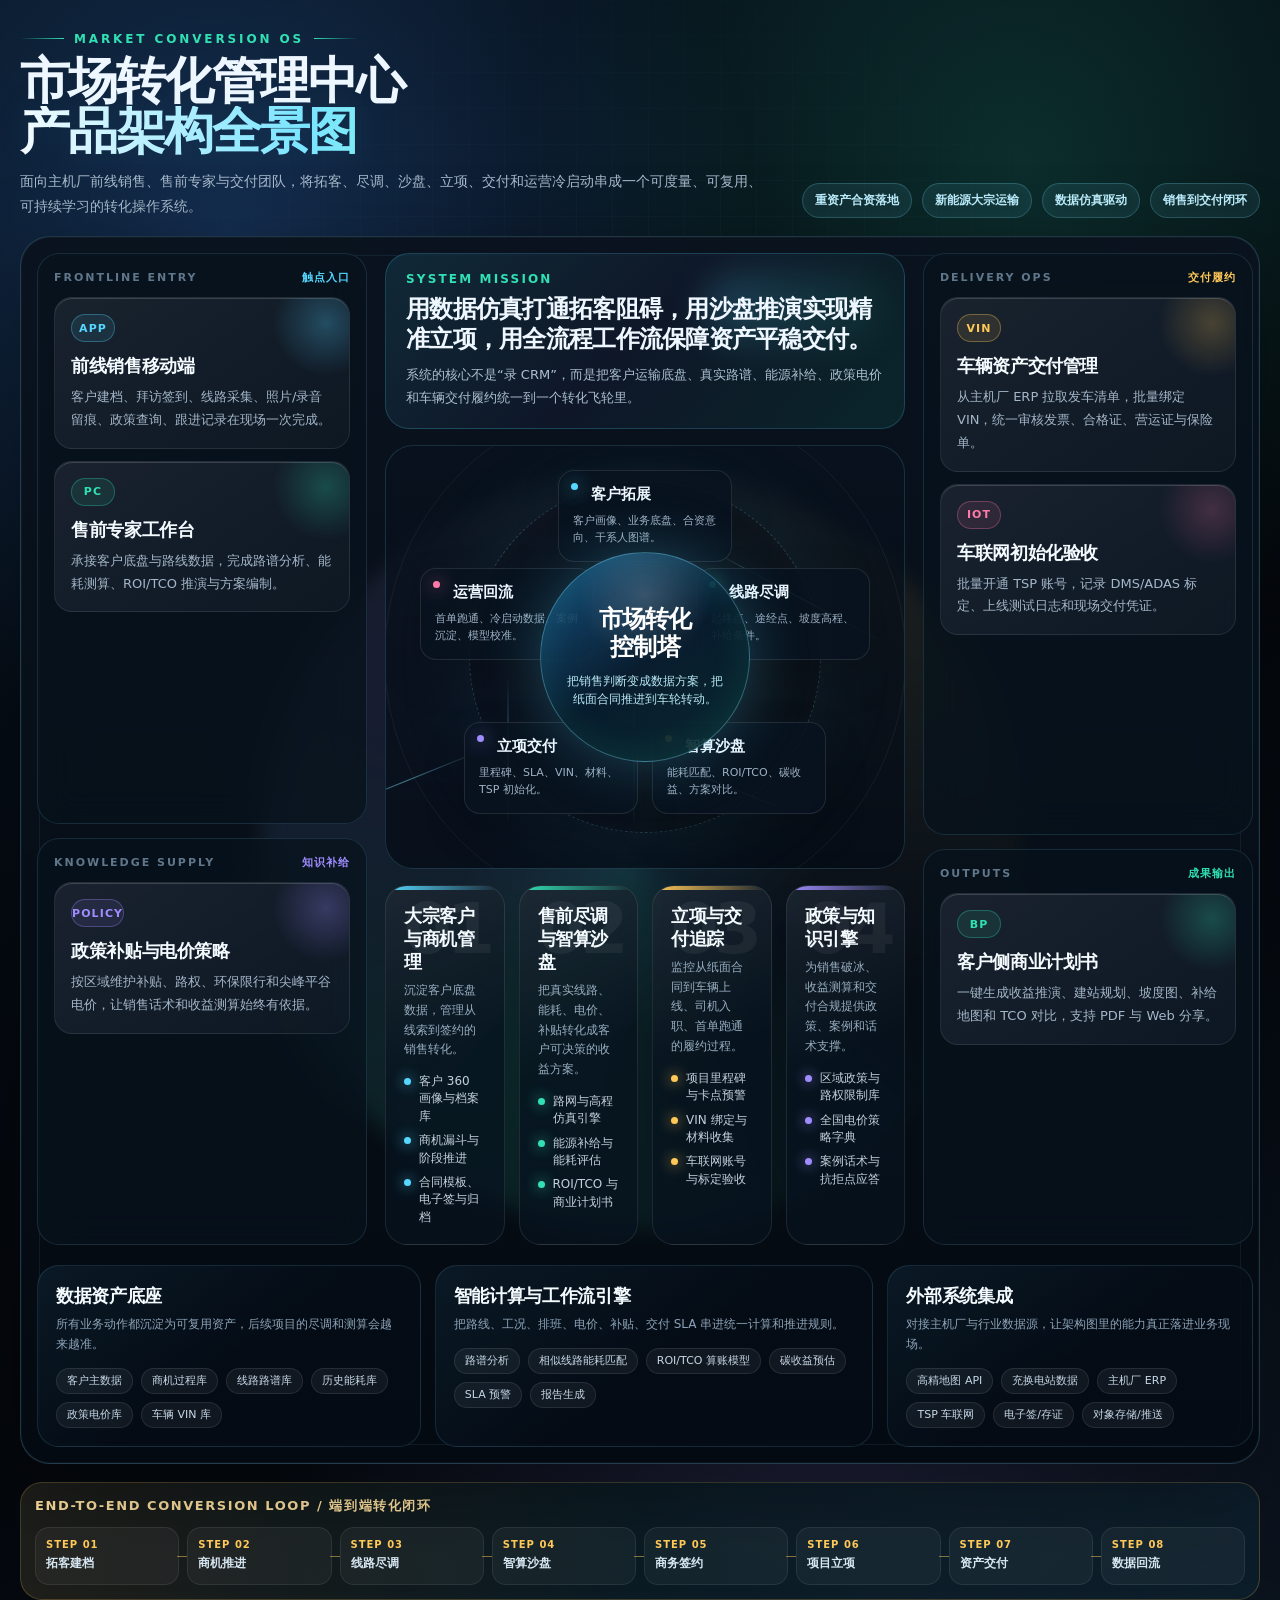
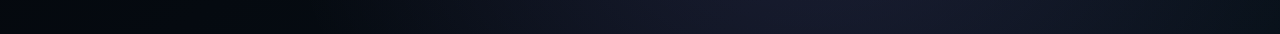
<file: docs/市场转化管理中心-产品架构全景图.html>
<!DOCTYPE html>
<html lang="zh-CN">
<head>
  <meta charset="UTF-8" />
  <meta name="viewport" content="width=device-width, initial-scale=1.0" />
  <title>市场转化管理中心产品架构全景图</title>
  <style>
    :root {
      --bg: #071018;
      --bg-deep: #03070d;
      --ink: #eef7ff;
      --muted: #92a8bc;
      --faint: #60778b;
      --panel: rgba(10, 22, 34, 0.78);
      --panel-strong: rgba(15, 32, 48, 0.9);
      --line: rgba(125, 214, 255, 0.2);
      --cyan: #55d7ff;
      --teal: #31e0b3;
      --violet: #9f8cff;
      --amber: #ffc857;
      --rose: #ff7aa8;
      --blue: #438dff;
      --shadow: 0 28px 90px rgba(0, 0, 0, 0.34);
      --radius: 20px;
      --font: "PingFang SC", "Microsoft YaHei", "Hiragino Sans GB", "Inter", system-ui, -apple-system, sans-serif;
    }

    * {
      box-sizing: border-box;
    }

    html {
      background: var(--bg-deep);
    }

    body {
      margin: 0;
      min-height: 100vh;
      font-family: var(--font);
      color: var(--ink);
      background:
        radial-gradient(circle at 18% 14%, rgba(67, 141, 255, 0.24), transparent 30%),
        radial-gradient(circle at 80% 10%, rgba(49, 224, 179, 0.16), transparent 28%),
        radial-gradient(circle at 64% 86%, rgba(159, 140, 255, 0.16), transparent 34%),
        linear-gradient(145deg, #06131e 0%, #04070c 54%, #071018 100%);
      -webkit-font-smoothing: antialiased;
      text-rendering: optimizeLegibility;
    }

    body::before {
      content: "";
      position: fixed;
      inset: 0;
      pointer-events: none;
      background-image:
        linear-gradient(rgba(109, 189, 255, 0.052) 1px, transparent 1px),
        linear-gradient(90deg, rgba(109, 189, 255, 0.052) 1px, transparent 1px);
      background-size: 36px 36px;
      mask-image: radial-gradient(circle at center, black 0%, transparent 78%);
    }

    .page {
      position: relative;
      width: min(1500px, calc(100vw - 40px));
      min-height: 100vh;
      margin: 0 auto;
      padding: 24px 0 34px;
    }

    .hero {
      display: grid;
      grid-template-columns: 1fr auto;
      gap: 28px;
      align-items: end;
      margin-bottom: 18px;
    }

    .eyebrow {
      display: inline-flex;
      gap: 10px;
      align-items: center;
      margin-bottom: 10px;
      color: var(--teal);
      font-size: 12px;
      font-weight: 800;
      letter-spacing: 0.24em;
      text-transform: uppercase;
    }

    .eyebrow::before,
    .eyebrow::after {
      content: "";
      display: block;
      width: 44px;
      height: 1px;
      background: linear-gradient(90deg, transparent, var(--teal));
    }

    .eyebrow::after {
      background: linear-gradient(90deg, var(--teal), transparent);
    }

    h1 {
      margin: 0;
      font-size: clamp(34px, 3.9vw, 54px);
      line-height: 1.02;
      font-weight: 900;
      letter-spacing: -0.04em;
    }

    .title-gradient {
      display: block;
      color: transparent;
      background: linear-gradient(92deg, #f5fbff 0%, #7de6ff 38%, #8affd2 72%, #fff0b7 100%);
      -webkit-background-clip: text;
      background-clip: text;
      text-shadow: 0 0 44px rgba(85, 215, 255, 0.1);
    }

    .hero-copy {
      max-width: 900px;
      margin: 12px 0 0;
      color: #a8bbcd;
      font-size: 14px;
      line-height: 1.75;
    }

    .hero-badges {
      display: flex;
      flex-wrap: wrap;
      justify-content: flex-end;
      gap: 10px;
      max-width: 460px;
    }

    .badge {
      padding: 8px 12px;
      border: 1px solid rgba(125, 230, 255, 0.22);
      border-radius: 999px;
      color: #bdefff;
      background: rgba(125, 230, 255, 0.08);
      font-size: 12px;
      font-weight: 700;
      white-space: nowrap;
      box-shadow: inset 0 0 18px rgba(85, 215, 255, 0.04);
    }

    .canvas {
      position: relative;
      display: grid;
      grid-template-columns: 330px minmax(520px, 1fr) 330px;
      gap: 18px;
      padding: 16px;
      border: 1px solid rgba(125, 214, 255, 0.22);
      border-radius: 30px;
      background:
        linear-gradient(180deg, rgba(10, 20, 32, 0.82), rgba(4, 10, 17, 0.88)),
        rgba(5, 12, 20, 0.88);
      box-shadow: var(--shadow), inset 0 0 0 1px rgba(255, 255, 255, 0.03);
      overflow: hidden;
    }

    .canvas::before {
      content: "";
      position: absolute;
      inset: 18px;
      border: 1px solid rgba(125, 214, 255, 0.08);
      border-radius: 24px;
      pointer-events: none;
    }

    .canvas::after {
      content: "";
      position: absolute;
      left: 50%;
      top: 50%;
      width: 760px;
      height: 760px;
      transform: translate(-50%, -50%);
      border-radius: 50%;
      background:
        radial-gradient(circle, rgba(85, 215, 255, 0.15), transparent 34%),
        conic-gradient(from 120deg, rgba(49, 224, 179, 0), rgba(49, 224, 179, 0.16), rgba(159, 140, 255, 0.14), rgba(255, 200, 87, 0.12), rgba(49, 224, 179, 0));
      filter: blur(10px);
      opacity: 0.72;
      pointer-events: none;
    }

    .side-column,
    .center-stage,
    .foundation {
      position: relative;
      z-index: 1;
    }

    .side-column {
      display: grid;
      gap: 14px;
    }

    .side-section {
      padding: 16px;
      border: 1px solid rgba(125, 214, 255, 0.14);
      border-radius: 22px;
      background: rgba(7, 18, 29, 0.72);
      backdrop-filter: blur(18px);
    }

    .section-kicker {
      display: flex;
      align-items: center;
      justify-content: space-between;
      gap: 10px;
      margin-bottom: 12px;
      color: var(--faint);
      font-size: 11px;
      font-weight: 900;
      letter-spacing: 0.18em;
    }

    .section-kicker span:last-child {
      color: var(--accent);
      letter-spacing: 0.08em;
    }

    .capability-card {
      position: relative;
      min-height: 132px;
      padding: 16px;
      border: 1px solid rgba(255, 255, 255, 0.08);
      border-radius: 18px;
      background:
        linear-gradient(145deg, rgba(255, 255, 255, 0.07), rgba(255, 255, 255, 0.022)),
        rgba(8, 20, 32, 0.78);
      overflow: hidden;
    }

    .capability-card + .capability-card {
      margin-top: 12px;
    }

    .capability-card::before {
      content: "";
      position: absolute;
      inset: 0;
      border-radius: inherit;
      border-top: 1px solid rgba(255, 255, 255, 0.16);
      pointer-events: none;
    }

    .capability-card::after {
      content: "";
      position: absolute;
      right: -32px;
      top: -30px;
      width: 110px;
      height: 110px;
      border-radius: 50%;
      background: radial-gradient(circle, var(--accent-glow), transparent 68%);
      opacity: 0.95;
    }

    .card-code {
      display: inline-flex;
      min-width: 44px;
      height: 28px;
      align-items: center;
      justify-content: center;
      margin-bottom: 12px;
      border: 1px solid var(--accent-line);
      border-radius: 999px;
      color: var(--accent);
      background: var(--accent-soft);
      font-size: 11px;
      font-weight: 900;
      letter-spacing: 0.1em;
    }

    .capability-card h2,
    .domain-card h2,
    .foundation-card h2 {
      position: relative;
      z-index: 1;
      margin: 0;
      color: #f4fbff;
      font-size: 18px;
      line-height: 1.28;
      letter-spacing: -0.02em;
    }

    .capability-card p {
      position: relative;
      z-index: 1;
      margin: 9px 0 0;
      color: #a4b7c8;
      font-size: 13px;
      line-height: 1.75;
    }

    .center-stage {
      display: grid;
      gap: 16px;
      align-content: start;
    }

    .mission-card {
      position: relative;
      min-height: 96px;
      padding: 18px 20px;
      border: 1px solid rgba(85, 215, 255, 0.2);
      border-radius: 24px;
      background:
        linear-gradient(135deg, rgba(85, 215, 255, 0.13), rgba(159, 140, 255, 0.06) 48%, rgba(49, 224, 179, 0.1)),
        rgba(6, 16, 27, 0.82);
      overflow: hidden;
    }

    .mission-card::after {
      content: "";
      position: absolute;
      right: 20px;
      top: 18px;
      width: 180px;
      height: 70px;
      border-radius: 999px;
      background: linear-gradient(90deg, rgba(85, 215, 255, 0.2), rgba(49, 224, 179, 0.06));
      filter: blur(18px);
    }

    .mission-label {
      position: relative;
      z-index: 1;
      margin-bottom: 8px;
      color: var(--teal);
      font-size: 12px;
      font-weight: 900;
      letter-spacing: 0.18em;
    }

    .mission-card h2 {
      position: relative;
      z-index: 1;
      margin: 0;
      font-size: 24px;
      line-height: 1.25;
      letter-spacing: -0.03em;
    }

    .mission-card p {
      position: relative;
      z-index: 1;
      max-width: 760px;
      margin: 10px 0 0;
      color: #acc0d0;
      font-size: 13px;
      line-height: 1.75;
    }

    .flywheel {
      position: relative;
      min-height: 424px;
      border: 1px solid rgba(125, 214, 255, 0.16);
      border-radius: 28px;
      background:
        radial-gradient(circle at 50% 48%, rgba(85, 215, 255, 0.12), transparent 32%),
        linear-gradient(180deg, rgba(8, 18, 30, 0.62), rgba(5, 12, 22, 0.8));
      overflow: hidden;
    }

    .flywheel::before,
    .flywheel::after {
      content: "";
      position: absolute;
      left: 50%;
      top: 50%;
      transform: translate(-50%, -50%);
      border-radius: 50%;
      pointer-events: none;
    }

    .flywheel::before {
      width: 350px;
      height: 350px;
      border: 1px dashed rgba(125, 214, 255, 0.24);
      box-shadow: 0 0 90px rgba(85, 215, 255, 0.08);
    }

    .flywheel::after {
      width: 520px;
      height: 520px;
      border: 1px solid rgba(255, 255, 255, 0.055);
    }

    .core {
      position: absolute;
      left: 50%;
      top: 50%;
      width: 210px;
      min-height: 210px;
      transform: translate(-50%, -50%);
      display: flex;
      flex-direction: column;
      align-items: center;
      justify-content: center;
      text-align: center;
      padding: 26px;
      border: 1px solid rgba(125, 230, 255, 0.36);
      border-radius: 50%;
      background:
        radial-gradient(circle at 50% 20%, rgba(255, 255, 255, 0.16), transparent 34%),
        linear-gradient(145deg, rgba(28, 98, 150, 0.86), rgba(8, 28, 46, 0.94) 52%, rgba(11, 44, 49, 0.92));
      box-shadow:
        0 0 60px rgba(85, 215, 255, 0.26),
        inset 0 0 38px rgba(49, 224, 179, 0.1);
      z-index: 3;
    }

    .core strong {
      display: block;
      color: #ffffff;
      font-size: 24px;
      line-height: 1.18;
      letter-spacing: -0.04em;
    }

    .core span {
      display: block;
      margin-top: 10px;
      color: #b8e9f5;
      font-size: 12px;
      line-height: 1.55;
    }

    .flow-node {
      position: absolute;
      width: 174px;
      min-height: 92px;
      padding: 14px 14px 13px;
      border: 1px solid rgba(255, 255, 255, 0.1);
      border-radius: 16px;
      background: rgba(8, 19, 31, 0.88);
      box-shadow: 0 18px 42px rgba(0, 0, 0, 0.18);
      z-index: 2;
    }

    .flow-node::before {
      content: "";
      position: absolute;
      left: 12px;
      top: 12px;
      width: 7px;
      height: 7px;
      border-radius: 50%;
      background: var(--node);
      box-shadow: 0 0 18px var(--node);
    }

    .flow-node h3 {
      margin: 0 0 8px 18px;
      font-size: 15px;
      line-height: 1.25;
    }

    .flow-node p {
      margin: 0;
      color: #9fb2c4;
      font-size: 11px;
      line-height: 1.55;
    }

    .node-1 { --node: var(--cyan); left: 50%; top: 24px; transform: translateX(-50%); }
    .node-2 { --node: var(--teal); right: 34px; top: 122px; }
    .node-3 { --node: var(--amber); right: 78px; bottom: 54px; }
    .node-4 { --node: var(--violet); left: 78px; bottom: 54px; }
    .node-5 { --node: var(--rose); left: 34px; top: 122px; }

    .connector {
      position: absolute;
      height: 1px;
      background: linear-gradient(90deg, transparent, rgba(125, 230, 255, 0.48), transparent);
      transform-origin: left center;
      z-index: 1;
    }

    .line-a { width: 190px; left: calc(50% + 66px); top: 104px; transform: rotate(28deg); }
    .line-b { width: 148px; right: 122px; top: 230px; transform: rotate(90deg); }
    .line-c { width: 170px; right: 250px; bottom: 118px; transform: rotate(158deg); }
    .line-d { width: 170px; left: 250px; bottom: 118px; transform: rotate(22deg); }
    .line-e { width: 148px; left: 122px; top: 230px; transform: rotate(90deg); }

    .domain-grid {
      display: grid;
      grid-template-columns: repeat(4, minmax(0, 1fr));
      gap: 14px;
    }

    .domain-card {
      position: relative;
      min-height: 202px;
      padding: 18px;
      border: 1px solid rgba(255, 255, 255, 0.09);
      border-radius: 22px;
      background:
        linear-gradient(155deg, rgba(255, 255, 255, 0.075), transparent 48%),
        rgba(8, 20, 32, 0.74);
      overflow: hidden;
    }

    .domain-card::before {
      content: "";
      position: absolute;
      left: 0;
      top: 0;
      width: 100%;
      height: 4px;
      background: linear-gradient(90deg, var(--accent), transparent);
    }

    .domain-card::after {
      content: attr(data-index);
      position: absolute;
      right: 14px;
      top: 8px;
      color: rgba(255, 255, 255, 0.055);
      font-size: 70px;
      line-height: 1;
      font-weight: 900;
      letter-spacing: -0.08em;
    }

    .domain-card p {
      position: relative;
      z-index: 1;
      margin: 8px 0 13px;
      color: #98adbf;
      font-size: 12px;
      line-height: 1.65;
    }

    .mini-list {
      position: relative;
      z-index: 1;
      display: grid;
      gap: 7px;
      margin: 0;
      padding: 0;
      list-style: none;
    }

    .mini-list li {
      display: grid;
      grid-template-columns: 7px minmax(0, 1fr);
      gap: 8px;
      color: #c4d1dc;
      font-size: 12px;
      line-height: 1.45;
    }

    .mini-list li::before {
      content: "";
      width: 7px;
      height: 7px;
      margin-top: 5px;
      border-radius: 50%;
      background: var(--accent);
      box-shadow: 0 0 14px var(--accent);
    }

    .foundation {
      grid-column: 1 / -1;
      display: grid;
      grid-template-columns: 1.05fr 1.2fr 1fr;
      gap: 14px;
      margin-top: 2px;
    }

    .foundation-card {
      min-height: 168px;
      padding: 18px;
      border: 1px solid rgba(125, 214, 255, 0.14);
      border-radius: 22px;
      background:
        linear-gradient(145deg, rgba(85, 215, 255, 0.07), transparent 52%),
        rgba(5, 13, 23, 0.82);
    }

    .foundation-card p {
      margin: 8px 0 13px;
      color: #8da3b7;
      font-size: 12px;
      line-height: 1.65;
    }

    .chip-row {
      display: flex;
      flex-wrap: wrap;
      gap: 8px;
    }

    .chip {
      display: inline-flex;
      align-items: center;
      min-height: 26px;
      padding: 5px 10px;
      border: 1px solid rgba(255, 255, 255, 0.09);
      border-radius: 999px;
      color: #c6d7e6;
      background: rgba(255, 255, 255, 0.05);
      font-size: 11px;
      line-height: 1.25;
      white-space: nowrap;
    }

    .pipeline {
      margin-top: 18px;
      padding: 14px;
      border: 1px solid rgba(255, 200, 87, 0.22);
      border-radius: 22px;
      background:
        linear-gradient(90deg, rgba(255, 200, 87, 0.1), rgba(49, 224, 179, 0.06), rgba(85, 215, 255, 0.08)),
        rgba(5, 13, 23, 0.72);
    }

    .pipeline-title {
      margin: 0 0 12px;
      color: #ffe2a0;
      font-size: 13px;
      font-weight: 900;
      letter-spacing: 0.12em;
    }

    .pipeline-steps {
      display: grid;
      grid-template-columns: repeat(8, minmax(0, 1fr));
      gap: 8px;
    }

    .step {
      position: relative;
      min-height: 58px;
      padding: 10px 10px 9px;
      border: 1px solid rgba(255, 255, 255, 0.08);
      border-radius: 14px;
      background: rgba(255, 255, 255, 0.045);
      color: #d6e7f2;
      font-size: 12px;
      font-weight: 800;
      line-height: 1.35;
    }

    .step span {
      display: block;
      margin-bottom: 4px;
      color: var(--amber);
      font-size: 10px;
      letter-spacing: 0.1em;
    }

    .step:not(:last-child)::after {
      content: "";
      position: absolute;
      right: -9px;
      top: 50%;
      width: 10px;
      height: 1px;
      background: rgba(255, 200, 87, 0.5);
    }

    .accent-cyan { --accent: var(--cyan); --accent-soft: rgba(85, 215, 255, 0.1); --accent-line: rgba(85, 215, 255, 0.32); --accent-glow: rgba(85, 215, 255, 0.28); }
    .accent-teal { --accent: var(--teal); --accent-soft: rgba(49, 224, 179, 0.1); --accent-line: rgba(49, 224, 179, 0.3); --accent-glow: rgba(49, 224, 179, 0.26); }
    .accent-violet { --accent: var(--violet); --accent-soft: rgba(159, 140, 255, 0.1); --accent-line: rgba(159, 140, 255, 0.32); --accent-glow: rgba(159, 140, 255, 0.28); }
    .accent-amber { --accent: var(--amber); --accent-soft: rgba(255, 200, 87, 0.1); --accent-line: rgba(255, 200, 87, 0.34); --accent-glow: rgba(255, 200, 87, 0.24); }
    .accent-rose { --accent: var(--rose); --accent-soft: rgba(255, 122, 168, 0.1); --accent-line: rgba(255, 122, 168, 0.3); --accent-glow: rgba(255, 122, 168, 0.22); }

    @media (max-width: 1260px) {
      .page {
        width: min(1080px, calc(100vw - 28px));
      }

      .hero,
      .canvas,
      .foundation {
        grid-template-columns: 1fr;
      }

      .hero-badges {
        justify-content: flex-start;
      }

      .center-stage {
        order: -1;
      }

      .domain-grid,
      .pipeline-steps {
        grid-template-columns: repeat(2, minmax(0, 1fr));
      }

      .flywheel {
        min-height: 520px;
      }
    }

    @media (max-width: 720px) {
      .page {
        width: calc(100vw - 18px);
        padding-top: 20px;
      }

      h1 {
        font-size: 34px;
      }

      .canvas {
        padding: 12px;
        border-radius: 22px;
      }

      .domain-grid,
      .pipeline-steps {
        grid-template-columns: 1fr;
      }

      .flywheel {
        min-height: auto;
        display: grid;
        gap: 10px;
        padding: 14px;
      }

      .flywheel::before,
      .flywheel::after,
      .connector {
        display: none;
      }

      .core,
      .flow-node {
        position: relative;
        left: auto;
        right: auto;
        top: auto;
        bottom: auto;
        width: auto;
        min-height: auto;
        transform: none;
        border-radius: 18px;
      }

      .core {
        padding: 22px;
      }

      .flow-node {
        width: 100%;
      }

      .step:not(:last-child)::after {
        display: none;
      }
    }
  </style>
</head>
<body>
  <main class="page">
    <header class="hero">
      <div>
        <div class="eyebrow">Market Conversion OS</div>
        <h1>
          市场转化管理中心
          <span class="title-gradient">产品架构全景图</span>
        </h1>
        <p class="hero-copy">
          面向主机厂前线销售、售前专家与交付团队，将拓客、尽调、沙盘、立项、交付和运营冷启动串成一个可度量、可复用、可持续学习的转化操作系统。
        </p>
      </div>
      <div class="hero-badges" aria-label="系统定位">
        <span class="badge">重资产合资落地</span>
        <span class="badge">新能源大宗运输</span>
        <span class="badge">数据仿真驱动</span>
        <span class="badge">销售到交付闭环</span>
      </div>
    </header>

    <section class="canvas" aria-label="市场转化管理中心产品架构">
      <aside class="side-column">
        <section class="side-section accent-cyan">
          <div class="section-kicker"><span>FRONTLINE ENTRY</span><span>触点入口</span></div>
          <article class="capability-card">
            <span class="card-code">APP</span>
            <h2>前线销售移动端</h2>
            <p>客户建档、拜访签到、线路采集、照片/录音留痕、政策查询、跟进记录在现场一次完成。</p>
          </article>
          <article class="capability-card accent-teal">
            <span class="card-code">PC</span>
            <h2>售前专家工作台</h2>
            <p>承接客户底盘与路线数据，完成路谱分析、能耗测算、ROI/TCO 推演与方案编制。</p>
          </article>
        </section>

        <section class="side-section accent-violet">
          <div class="section-kicker"><span>KNOWLEDGE SUPPLY</span><span>知识补给</span></div>
          <article class="capability-card">
            <span class="card-code">POLICY</span>
            <h2>政策补贴与电价策略</h2>
            <p>按区域维护补贴、路权、环保限行和尖峰平谷电价，让销售话术和收益测算始终有依据。</p>
          </article>
        </section>
      </aside>

      <section class="center-stage">
        <article class="mission-card">
          <div class="mission-label">SYSTEM MISSION</div>
          <h2>用数据仿真打通拓客阻碍，用沙盘推演实现精准立项，用全流程工作流保障资产平稳交付。</h2>
          <p>系统的核心不是“录 CRM”，而是把客户运输底盘、真实路谱、能源补给、政策电价和车辆交付履约统一到一个转化飞轮里。</p>
        </article>

        <div class="flywheel" aria-label="核心业务转化飞轮">
          <div class="connector line-a"></div>
          <div class="connector line-b"></div>
          <div class="connector line-c"></div>
          <div class="connector line-d"></div>
          <div class="connector line-e"></div>

          <article class="flow-node node-1">
            <h3>客户拓展</h3>
            <p>客户画像、业务底盘、合资意向、干系人图谱。</p>
          </article>
          <article class="flow-node node-2">
            <h3>线路尽调</h3>
            <p>起终点、途经点、坡度高程、补给条件。</p>
          </article>
          <article class="flow-node node-3">
            <h3>智算沙盘</h3>
            <p>能耗匹配、ROI/TCO、碳收益、方案对比。</p>
          </article>
          <article class="flow-node node-4">
            <h3>立项交付</h3>
            <p>里程碑、SLA、VIN、材料、TSP 初始化。</p>
          </article>
          <article class="flow-node node-5">
            <h3>运营回流</h3>
            <p>首单跑通、冷启动数据、案例沉淀、模型校准。</p>
          </article>

          <div class="core">
            <strong>市场转化<br />控制塔</strong>
            <span>把销售判断变成数据方案，把纸面合同推进到车轮转动。</span>
          </div>
        </div>

        <section class="domain-grid" aria-label="四大业务域">
          <article class="domain-card accent-cyan" data-index="01">
            <h2>大宗客户与商机管理</h2>
            <p>沉淀客户底盘数据，管理从线索到签约的销售转化。</p>
            <ul class="mini-list">
              <li>客户 360 画像与档案库</li>
              <li>商机漏斗与阶段推进</li>
              <li>合同模板、电子签与归档</li>
            </ul>
          </article>

          <article class="domain-card accent-teal" data-index="02">
            <h2>售前尽调与智算沙盘</h2>
            <p>把真实线路、能耗、电价、补贴转化成客户可决策的收益方案。</p>
            <ul class="mini-list">
              <li>路网与高程仿真引擎</li>
              <li>能源补给与能耗评估</li>
              <li>ROI/TCO 与商业计划书</li>
            </ul>
          </article>

          <article class="domain-card accent-amber" data-index="03">
            <h2>立项与交付追踪</h2>
            <p>监控从纸面合同到车辆上线、司机入职、首单跑通的履约过程。</p>
            <ul class="mini-list">
              <li>项目里程碑与卡点预警</li>
              <li>VIN 绑定与材料收集</li>
              <li>车联网账号与标定验收</li>
            </ul>
          </article>

          <article class="domain-card accent-violet" data-index="04">
            <h2>政策与知识引擎</h2>
            <p>为销售破冰、收益测算和交付合规提供政策、案例和话术支撑。</p>
            <ul class="mini-list">
              <li>区域政策与路权限制库</li>
              <li>全国电价策略字典</li>
              <li>案例话术与抗拒点应答</li>
            </ul>
          </article>
        </section>
      </section>

      <aside class="side-column">
        <section class="side-section accent-amber">
          <div class="section-kicker"><span>DELIVERY OPS</span><span>交付履约</span></div>
          <article class="capability-card">
            <span class="card-code">VIN</span>
            <h2>车辆资产交付管理</h2>
            <p>从主机厂 ERP 拉取发车清单，批量绑定 VIN，统一审核发票、合格证、营运证与保险单。</p>
          </article>
          <article class="capability-card accent-rose">
            <span class="card-code">IOT</span>
            <h2>车联网初始化验收</h2>
            <p>批量开通 TSP 账号，记录 DMS/ADAS 标定、上线测试日志和现场交付凭证。</p>
          </article>
        </section>

        <section class="side-section accent-teal">
          <div class="section-kicker"><span>OUTPUTS</span><span>成果输出</span></div>
          <article class="capability-card">
            <span class="card-code">BP</span>
            <h2>客户侧商业计划书</h2>
            <p>一键生成收益推演、建站规划、坡度图、补给地图和 TCO 对比，支持 PDF 与 Web 分享。</p>
          </article>
        </section>
      </aside>

      <section class="foundation" aria-label="数据智能与外部集成底座">
        <article class="foundation-card">
          <h2>数据资产底座</h2>
          <p>所有业务动作都沉淀为可复用资产，后续项目的尽调和测算会越来越准。</p>
          <div class="chip-row">
            <span class="chip">客户主数据</span>
            <span class="chip">商机过程库</span>
            <span class="chip">线路路谱库</span>
            <span class="chip">历史能耗库</span>
            <span class="chip">政策电价库</span>
            <span class="chip">车辆 VIN 库</span>
          </div>
        </article>

        <article class="foundation-card">
          <h2>智能计算与工作流引擎</h2>
          <p>把路线、工况、排班、电价、补贴、交付 SLA 串进统一计算和推进规则。</p>
          <div class="chip-row">
            <span class="chip">路谱分析</span>
            <span class="chip">相似线路能耗匹配</span>
            <span class="chip">ROI/TCO 算账模型</span>
            <span class="chip">碳收益预估</span>
            <span class="chip">SLA 预警</span>
            <span class="chip">报告生成</span>
          </div>
        </article>

        <article class="foundation-card">
          <h2>外部系统集成</h2>
          <p>对接主机厂与行业数据源，让架构图里的能力真正落进业务现场。</p>
          <div class="chip-row">
            <span class="chip">高精地图 API</span>
            <span class="chip">充换电站数据</span>
            <span class="chip">主机厂 ERP</span>
            <span class="chip">TSP 车联网</span>
            <span class="chip">电子签/存证</span>
            <span class="chip">对象存储/推送</span>
          </div>
        </article>
      </section>
    </section>

    <section class="pipeline" aria-label="端到端业务闭环">
      <h2 class="pipeline-title">END-TO-END CONVERSION LOOP / 端到端转化闭环</h2>
      <div class="pipeline-steps">
        <div class="step"><span>STEP 01</span>拓客建档</div>
        <div class="step"><span>STEP 02</span>商机推进</div>
        <div class="step"><span>STEP 03</span>线路尽调</div>
        <div class="step"><span>STEP 04</span>智算沙盘</div>
        <div class="step"><span>STEP 05</span>商务签约</div>
        <div class="step"><span>STEP 06</span>项目立项</div>
        <div class="step"><span>STEP 07</span>资产交付</div>
        <div class="step"><span>STEP 08</span>数据回流</div>
      </div>
    </section>
  </main>
</body>
</html>
</file>
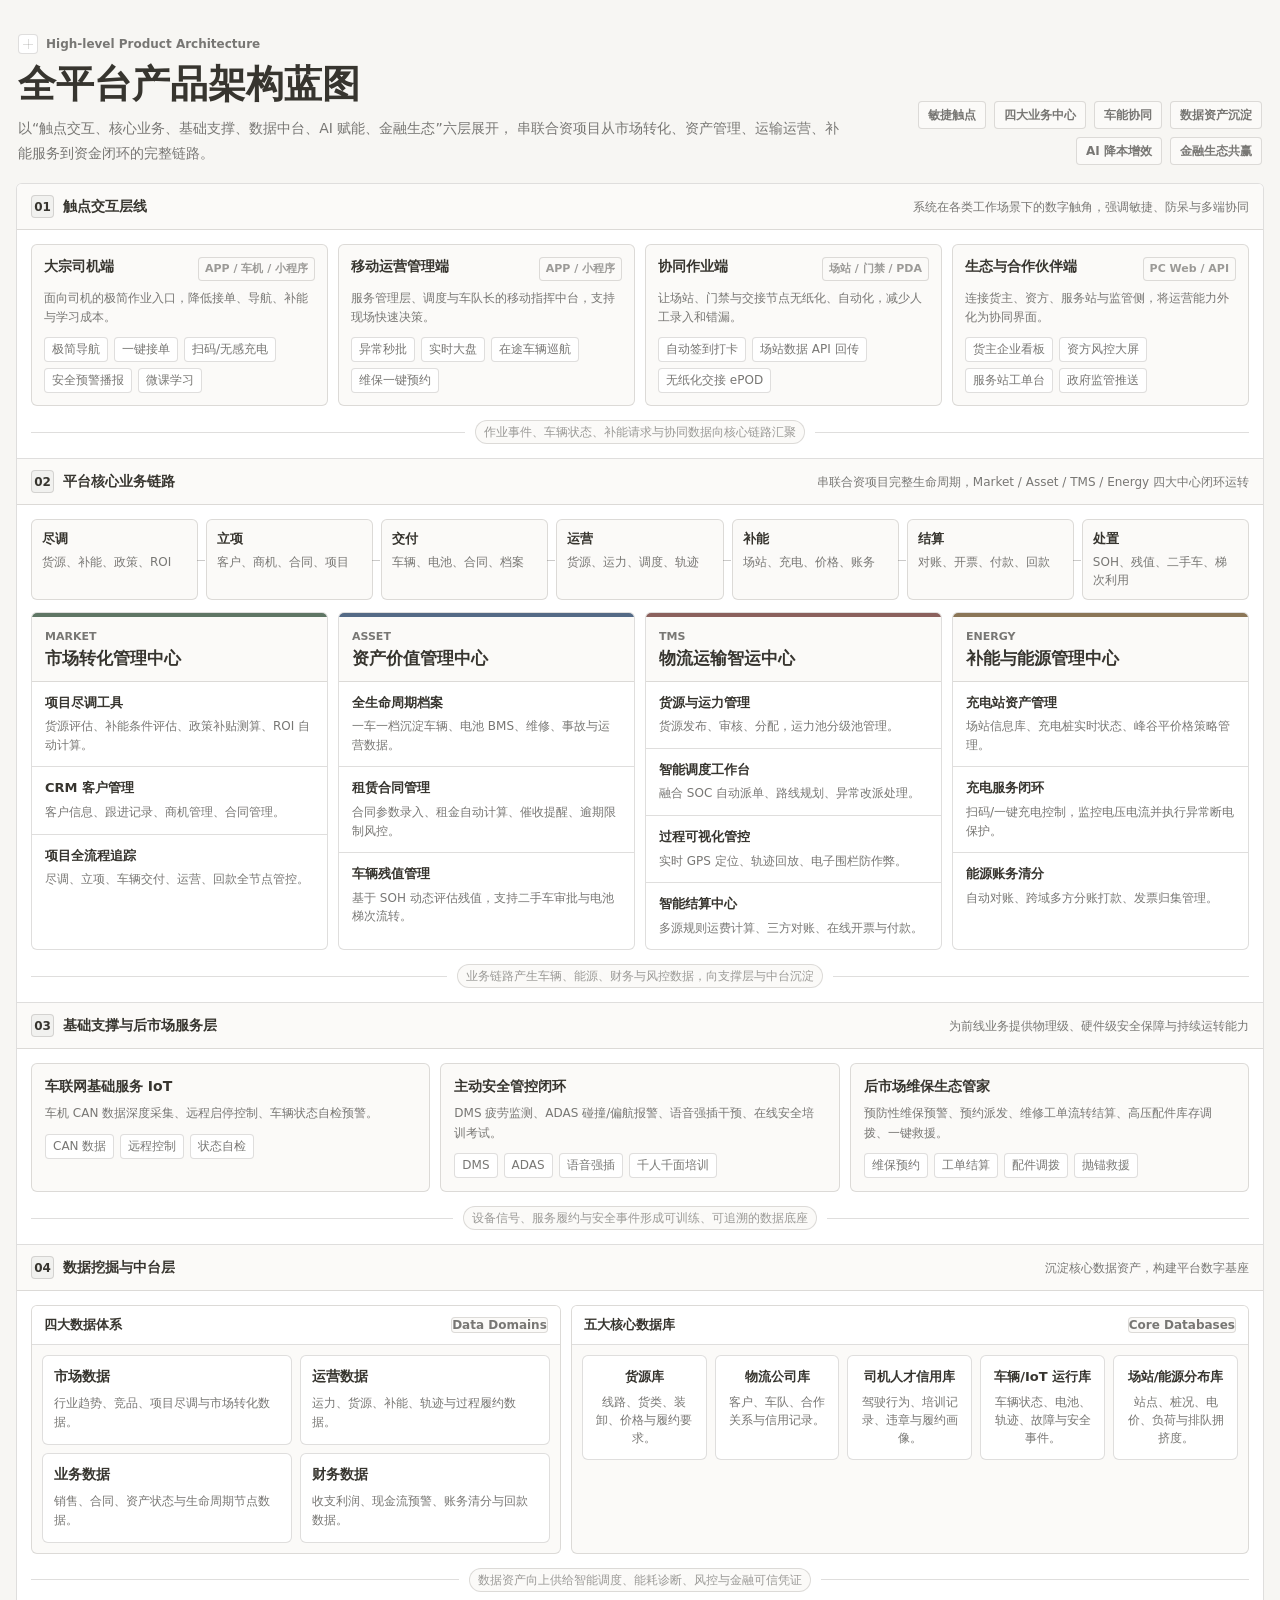
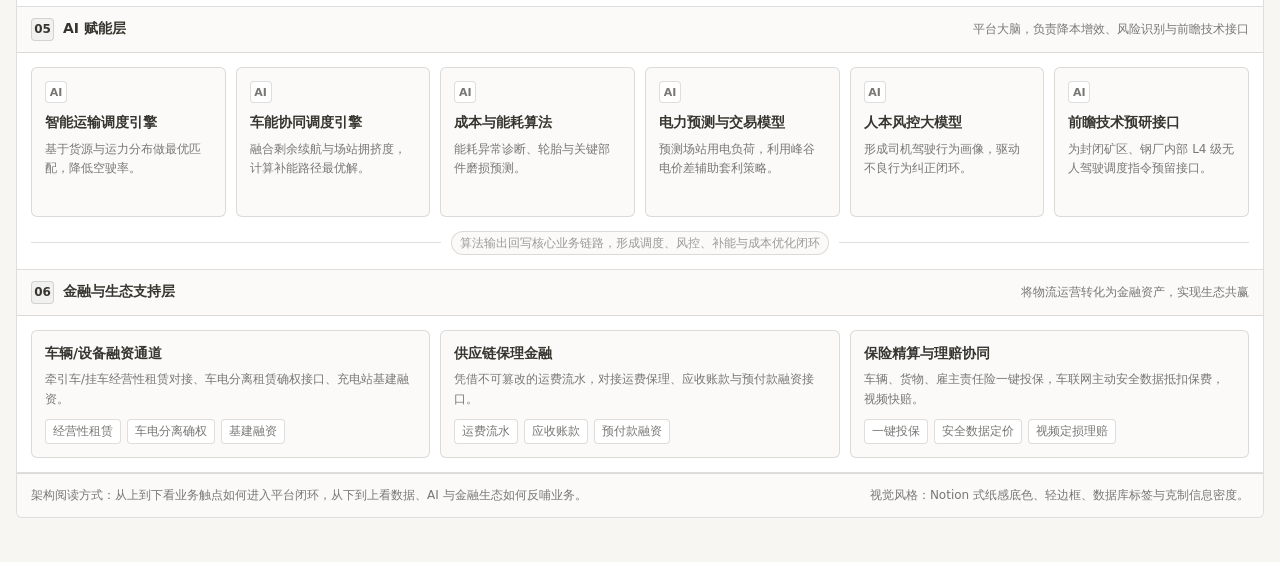
<file: docs/新能源大宗物流平台-高层产品架构图.html>
<!DOCTYPE html>
<html lang="zh-CN">
<head>
  <meta charset="UTF-8" />
  <meta name="viewport" content="width=device-width, initial-scale=1.0" />
  <title>全平台产品架构蓝图</title>
  <style>
    :root {
      --page: #f7f6f3;
      --paper: #ffffff;
      --paper-soft: #fbfaf8;
      --soft: #f1f1ef;
      --ink: #37352f;
      --muted: #787774;
      --faint: #9b9a97;
      --line: rgba(55, 53, 47, 0.16);
      --line-strong: rgba(55, 53, 47, 0.26);
      --blue: #546a86;
      --green: #5f7665;
      --red: #8b615d;
      --gold: #8b7657;
      --slate: #626b73;
      --radius: 6px;
      --font: "PingFang SC", "Microsoft YaHei", "Hiragino Sans GB", "Inter", system-ui, -apple-system, BlinkMacSystemFont, sans-serif;
    }

    * {
      box-sizing: border-box;
    }

    html {
      background: var(--page);
    }

    body {
      margin: 0;
      min-height: 100vh;
      color: var(--ink);
      font-family: var(--font);
      background: var(--page);
      -webkit-font-smoothing: antialiased;
      text-rendering: optimizeLegibility;
    }

    .page {
      width: min(1360px, calc(100vw - 32px));
      margin: 0 auto;
      padding: 34px 0 44px;
    }

    .hero {
      display: grid;
      grid-template-columns: minmax(0, 1fr) auto;
      gap: 24px;
      align-items: end;
      margin-bottom: 18px;
      padding: 0 2px;
    }

    .eyebrow {
      display: inline-flex;
      align-items: center;
      gap: 8px;
      margin-bottom: 9px;
      color: var(--muted);
      font-size: 12px;
      font-weight: 720;
    }

    .eyebrow::before {
      content: "";
      width: 18px;
      height: 18px;
      border: 1px solid var(--line);
      border-radius: 4px;
      background:
        linear-gradient(var(--line), var(--line)) 50% 50% / 10px 1px no-repeat,
        linear-gradient(90deg, var(--line), var(--line)) 50% 50% / 1px 10px no-repeat,
        var(--paper);
    }

    h1,
    h2,
    h3,
    p {
      margin: 0;
    }

    h1 {
      font-size: 38px;
      line-height: 1.14;
      font-weight: 760;
    }

    .hero-copy {
      max-width: 940px;
      margin-top: 10px;
      color: var(--muted);
      font-size: 14px;
      line-height: 1.75;
    }

    .hero-tags {
      display: flex;
      flex-wrap: wrap;
      justify-content: flex-end;
      gap: 8px;
      max-width: 390px;
    }

    .tag,
    .pill,
    .mini-tag {
      display: inline-flex;
      align-items: center;
      justify-content: center;
      border: 1px solid var(--line);
      border-radius: 4px;
      background: var(--paper-soft);
      color: var(--muted);
      font-size: 12px;
      font-weight: 650;
      line-height: 1.2;
      white-space: nowrap;
    }

    .tag {
      padding: 6px 9px;
    }

    .architecture {
      border: 1px solid var(--line);
      border-radius: var(--radius);
      background: var(--paper);
      overflow: hidden;
    }

    .layer {
      border-bottom: 1px solid var(--line);
      background: var(--paper);
    }

    .layer:last-child {
      border-bottom: 0;
    }

    .layer-head {
      display: grid;
      grid-template-columns: minmax(0, 1fr) auto;
      gap: 16px;
      align-items: center;
      padding: 11px 14px;
      border-bottom: 1px solid var(--line);
      background: var(--paper-soft);
    }

    .layer-title {
      display: flex;
      align-items: center;
      gap: 9px;
      min-width: 0;
      font-size: 14px;
      font-weight: 740;
    }

    .layer-index {
      display: inline-grid;
      place-items: center;
      flex: 0 0 auto;
      width: 23px;
      height: 23px;
      border: 1px solid var(--line);
      border-radius: 4px;
      background: var(--soft);
      font-size: 12px;
      font-weight: 760;
    }

    .layer-note {
      color: var(--muted);
      font-size: 12px;
      line-height: 1.5;
      text-align: right;
    }

    .touch-grid {
      display: grid;
      grid-template-columns: repeat(4, minmax(0, 1fr));
      gap: 10px;
      padding: 14px;
    }

    .touch-card,
    .center-card,
    .support-card,
    .data-card,
    .ai-card,
    .finance-card {
      min-width: 0;
      border: 1px solid var(--line);
      border-radius: var(--radius);
      background: var(--paper);
    }

    .touch-card {
      padding: 12px;
      background: var(--paper-soft);
    }

    .card-title {
      display: flex;
      align-items: flex-start;
      justify-content: space-between;
      gap: 10px;
      margin-bottom: 8px;
    }

    .card-title strong {
      display: block;
      font-size: 14px;
      line-height: 1.35;
      font-weight: 740;
    }

    .mini-tag {
      flex: 0 0 auto;
      padding: 4px 6px;
      color: var(--faint);
      font-size: 11px;
    }

    .desc {
      color: var(--muted);
      font-size: 12px;
      line-height: 1.62;
    }

    .chip-list {
      display: flex;
      flex-wrap: wrap;
      gap: 6px;
      margin-top: 10px;
    }

    .chip {
      display: inline-flex;
      align-items: center;
      min-height: 24px;
      padding: 4px 7px;
      border: 1px solid var(--line);
      border-radius: 4px;
      background: var(--paper);
      color: var(--muted);
      font-size: 12px;
      line-height: 1.25;
    }

    .connector {
      display: grid;
      grid-template-columns: minmax(90px, 1fr) auto minmax(90px, 1fr);
      align-items: center;
      gap: 10px;
      padding: 0 14px 14px;
      color: var(--faint);
      font-size: 12px;
      line-height: 1;
    }

    .connector::before,
    .connector::after {
      content: "";
      height: 1px;
      background: var(--line);
    }

    .connector span {
      padding: 5px 8px;
      border: 1px solid var(--line);
      border-radius: 999px;
      background: var(--paper-soft);
      white-space: nowrap;
    }

    .core-content {
      padding: 14px;
      background: var(--paper);
    }

    .lifecycle {
      display: grid;
      grid-template-columns: repeat(7, minmax(0, 1fr));
      gap: 8px;
      margin-bottom: 12px;
    }

    .life-step {
      position: relative;
      min-height: 70px;
      padding: 10px;
      border: 1px solid var(--line);
      border-radius: var(--radius);
      background: var(--paper-soft);
    }

    .life-step::after {
      content: "";
      position: absolute;
      top: 50%;
      right: -8px;
      width: 8px;
      height: 1px;
      background: var(--line-strong);
    }

    .life-step:last-child::after {
      display: none;
    }

    .life-step b {
      display: block;
      margin-bottom: 5px;
      font-size: 13px;
      line-height: 1.35;
      font-weight: 730;
    }

    .life-step span {
      display: block;
      color: var(--muted);
      font-size: 12px;
      line-height: 1.5;
    }

    .center-grid {
      display: grid;
      grid-template-columns: repeat(4, minmax(0, 1fr));
      gap: 10px;
    }

    .center-card {
      display: flex;
      flex-direction: column;
      min-height: 312px;
      overflow: hidden;
    }

    .center-head {
      padding: 13px 13px 11px;
      border-bottom: 1px solid var(--line);
      background: var(--paper-soft);
    }

    .center-head.market {
      border-top: 4px solid var(--green);
    }

    .center-head.asset {
      border-top: 4px solid var(--blue);
    }

    .center-head.tms {
      border-top: 4px solid var(--red);
    }

    .center-head.energy {
      border-top: 4px solid var(--gold);
    }

    .center-kicker {
      display: block;
      margin-bottom: 5px;
      color: var(--muted);
      font-size: 11px;
      font-weight: 720;
      text-transform: uppercase;
    }

    .center-head h3 {
      font-size: 17px;
      line-height: 1.28;
      font-weight: 760;
    }

    .module-list {
      display: grid;
      gap: 0;
      margin: 0;
      padding: 0;
      list-style: none;
    }

    .module-list li {
      padding: 12px 13px;
      border-bottom: 1px solid var(--line);
    }

    .module-list li:last-child {
      border-bottom: 0;
    }

    .module-list b {
      display: block;
      margin-bottom: 6px;
      font-size: 13px;
      line-height: 1.35;
      font-weight: 720;
    }

    .module-list span {
      display: block;
      color: var(--muted);
      font-size: 12px;
      line-height: 1.55;
    }

    .support-grid {
      display: grid;
      grid-template-columns: repeat(3, minmax(0, 1fr));
      gap: 10px;
      padding: 14px;
    }

    .support-card {
      padding: 13px;
      background: var(--paper-soft);
    }

    .support-card h3,
    .data-card h3,
    .ai-card h3,
    .finance-card h3 {
      margin-bottom: 8px;
      font-size: 14px;
      line-height: 1.35;
      font-weight: 740;
    }

    .data-wrap {
      display: grid;
      grid-template-columns: 1fr 1.28fr;
      gap: 10px;
      padding: 14px;
    }

    .data-panel {
      border: 1px solid var(--line);
      border-radius: var(--radius);
      background: var(--paper-soft);
      overflow: hidden;
    }

    .data-panel-title {
      display: flex;
      align-items: center;
      justify-content: space-between;
      gap: 10px;
      padding: 10px 12px;
      border-bottom: 1px solid var(--line);
      background: var(--paper);
      font-size: 13px;
      font-weight: 740;
    }

    .data-grid {
      display: grid;
      grid-template-columns: repeat(2, minmax(0, 1fr));
      gap: 8px;
      padding: 10px;
    }

    .data-card {
      padding: 11px;
      background: var(--paper);
    }

    .database-grid {
      display: grid;
      grid-template-columns: repeat(5, minmax(0, 1fr));
      gap: 8px;
      padding: 10px;
    }

    .database {
      min-height: 92px;
      padding: 12px 10px;
      border: 1px solid var(--line);
      border-radius: var(--radius);
      background: var(--paper);
      text-align: center;
    }

    .database b {
      display: block;
      margin-bottom: 7px;
      font-size: 13px;
      line-height: 1.35;
      font-weight: 730;
    }

    .database span {
      display: block;
      color: var(--muted);
      font-size: 12px;
      line-height: 1.5;
    }

    .ai-grid {
      display: grid;
      grid-template-columns: repeat(6, minmax(0, 1fr));
      gap: 10px;
      padding: 14px;
    }

    .ai-card {
      min-height: 150px;
      padding: 13px;
      background: var(--paper-soft);
    }

    .ai-card .num {
      display: inline-grid;
      place-items: center;
      width: 22px;
      height: 22px;
      margin-bottom: 10px;
      border: 1px solid var(--line);
      border-radius: 4px;
      background: var(--paper);
      color: var(--muted);
      font-size: 11px;
      font-weight: 760;
    }

    .finance-grid {
      display: grid;
      grid-template-columns: repeat(3, minmax(0, 1fr));
      gap: 10px;
      padding: 14px;
    }

    .finance-card {
      padding: 13px;
      background: var(--paper-soft);
    }

    .footnote {
      display: flex;
      justify-content: space-between;
      gap: 16px;
      padding: 12px 14px;
      border-top: 1px solid var(--line);
      color: var(--muted);
      font-size: 12px;
      line-height: 1.55;
      background: var(--paper-soft);
    }

    @media (max-width: 1180px) {
      .touch-grid,
      .center-grid {
        grid-template-columns: repeat(2, minmax(0, 1fr));
      }

      .lifecycle {
        grid-template-columns: repeat(4, minmax(0, 1fr));
      }

      .life-step::after {
        display: none;
      }

      .ai-grid {
        grid-template-columns: repeat(3, minmax(0, 1fr));
      }

      .database-grid {
        grid-template-columns: repeat(3, minmax(0, 1fr));
      }
    }

    @media (max-width: 860px) {
      .page {
        width: min(calc(100% - 24px), 720px);
        padding-top: 24px;
      }

      .hero,
      .layer-head,
      .data-wrap {
        grid-template-columns: 1fr;
      }

      .hero-tags {
        justify-content: flex-start;
        max-width: none;
      }

      h1 {
        font-size: 28px;
      }

      .layer-note {
        text-align: left;
      }

      .touch-grid,
      .center-grid,
      .support-grid,
      .finance-grid {
        grid-template-columns: 1fr;
      }

      .lifecycle,
      .ai-grid,
      .data-grid,
      .database-grid {
        grid-template-columns: repeat(2, minmax(0, 1fr));
      }

      .connector {
        grid-template-columns: 1fr;
      }

      .connector::before,
      .connector::after {
        display: none;
      }

      .connector span {
        justify-self: start;
        white-space: normal;
      }

      .footnote {
        flex-direction: column;
      }
    }

    @media (max-width: 560px) {
      .lifecycle,
      .ai-grid,
      .data-grid,
      .database-grid {
        grid-template-columns: 1fr;
      }

      .card-title {
        display: block;
      }

      .mini-tag {
        margin-top: 7px;
        width: fit-content;
      }
    }

    @media print {
      body {
        background: #ffffff;
      }

      .page {
        width: 1320px;
        padding: 0;
      }

      .architecture {
        break-inside: avoid;
      }
    }
  </style>
</head>
<body>
  <main class="page">
    <header class="hero">
      <div>
        <span class="eyebrow">High-level Product Architecture</span>
        <h1>全平台产品架构蓝图</h1>
        <p class="hero-copy">
          以“触点交互、核心业务、基础支撑、数据中台、AI 赋能、金融生态”六层展开，
          串联合资项目从市场转化、资产管理、运输运营、补能服务到资金闭环的完整链路。
        </p>
      </div>
      <div class="hero-tags" aria-label="架构关键词">
        <span class="tag">敏捷触点</span>
        <span class="tag">四大业务中心</span>
        <span class="tag">车能协同</span>
        <span class="tag">数据资产沉淀</span>
        <span class="tag">AI 降本增效</span>
        <span class="tag">金融生态共赢</span>
      </div>
    </header>

    <section class="architecture" aria-label="新能源大宗物流平台架构图">
      <section class="layer">
        <div class="layer-head">
          <div class="layer-title">
            <span class="layer-index">01</span>
            <span>触点交互层线</span>
          </div>
          <p class="layer-note">系统在各类工作场景下的数字触角，强调敏捷、防呆与多端协同</p>
        </div>
        <div class="touch-grid">
          <article class="touch-card">
            <div class="card-title">
              <strong>大宗司机端</strong>
              <span class="mini-tag">APP / 车机 / 小程序</span>
            </div>
            <p class="desc">面向司机的极简作业入口，降低接单、导航、补能与学习成本。</p>
            <div class="chip-list">
              <span class="chip">极简导航</span>
              <span class="chip">一键接单</span>
              <span class="chip">扫码/无感充电</span>
              <span class="chip">安全预警播报</span>
              <span class="chip">微课学习</span>
            </div>
          </article>
          <article class="touch-card">
            <div class="card-title">
              <strong>移动运营管理端</strong>
              <span class="mini-tag">APP / 小程序</span>
            </div>
            <p class="desc">服务管理层、调度与车队长的移动指挥中台，支持现场快速决策。</p>
            <div class="chip-list">
              <span class="chip">异常秒批</span>
              <span class="chip">实时大盘</span>
              <span class="chip">在途车辆巡航</span>
              <span class="chip">维保一键预约</span>
            </div>
          </article>
          <article class="touch-card">
            <div class="card-title">
              <strong>协同作业端</strong>
              <span class="mini-tag">场站 / 门禁 / PDA</span>
            </div>
            <p class="desc">让场站、门禁与交接节点无纸化、自动化，减少人工录入和错漏。</p>
            <div class="chip-list">
              <span class="chip">自动签到打卡</span>
              <span class="chip">场站数据 API 回传</span>
              <span class="chip">无纸化交接 ePOD</span>
            </div>
          </article>
          <article class="touch-card">
            <div class="card-title">
              <strong>生态与合作伙伴端</strong>
              <span class="mini-tag">PC Web / API</span>
            </div>
            <p class="desc">连接货主、资方、服务站与监管侧，将运营能力外化为协同界面。</p>
            <div class="chip-list">
              <span class="chip">货主企业看板</span>
              <span class="chip">资方风控大屏</span>
              <span class="chip">服务站工单台</span>
              <span class="chip">政府监管推送</span>
            </div>
          </article>
        </div>
        <div class="connector"><span>作业事件、车辆状态、补能请求与协同数据向核心链路汇聚</span></div>
      </section>

      <section class="layer">
        <div class="layer-head">
          <div class="layer-title">
            <span class="layer-index">02</span>
            <span>平台核心业务链路</span>
          </div>
          <p class="layer-note">串联合资项目完整生命周期，Market / Asset / TMS / Energy 四大中心闭环运转</p>
        </div>
        <div class="core-content">
          <div class="lifecycle" aria-label="项目生命周期">
            <div class="life-step"><b>尽调</b><span>货源、补能、政策、ROI</span></div>
            <div class="life-step"><b>立项</b><span>客户、商机、合同、项目</span></div>
            <div class="life-step"><b>交付</b><span>车辆、电池、合同、档案</span></div>
            <div class="life-step"><b>运营</b><span>货源、运力、调度、轨迹</span></div>
            <div class="life-step"><b>补能</b><span>场站、充电、价格、账务</span></div>
            <div class="life-step"><b>结算</b><span>对账、开票、付款、回款</span></div>
            <div class="life-step"><b>处置</b><span>SOH、残值、二手车、梯次利用</span></div>
          </div>

          <div class="center-grid">
            <article class="center-card">
              <div class="center-head market">
                <span class="center-kicker">Market</span>
                <h3>市场转化管理中心</h3>
              </div>
              <ul class="module-list">
                <li>
                  <b>项目尽调工具</b>
                  <span>货源评估、补能条件评估、政策补贴测算、ROI 自动计算。</span>
                </li>
                <li>
                  <b>CRM 客户管理</b>
                  <span>客户信息、跟进记录、商机管理、合同管理。</span>
                </li>
                <li>
                  <b>项目全流程追踪</b>
                  <span>尽调、立项、车辆交付、运营、回款全节点管控。</span>
                </li>
              </ul>
            </article>

            <article class="center-card">
              <div class="center-head asset">
                <span class="center-kicker">Asset</span>
                <h3>资产价值管理中心</h3>
              </div>
              <ul class="module-list">
                <li>
                  <b>全生命周期档案</b>
                  <span>一车一档沉淀车辆、电池 BMS、维修、事故与运营数据。</span>
                </li>
                <li>
                  <b>租赁合同管理</b>
                  <span>合同参数录入、租金自动计算、催收提醒、逾期限制风控。</span>
                </li>
                <li>
                  <b>车辆残值管理</b>
                  <span>基于 SOH 动态评估残值，支持二手车审批与电池梯次流转。</span>
                </li>
              </ul>
            </article>

            <article class="center-card">
              <div class="center-head tms">
                <span class="center-kicker">TMS</span>
                <h3>物流运输智运中心</h3>
              </div>
              <ul class="module-list">
                <li>
                  <b>货源与运力管理</b>
                  <span>货源发布、审核、分配，运力池分级池管理。</span>
                </li>
                <li>
                  <b>智能调度工作台</b>
                  <span>融合 SOC 自动派单、路线规划、异常改派处理。</span>
                </li>
                <li>
                  <b>过程可视化管控</b>
                  <span>实时 GPS 定位、轨迹回放、电子围栏防作弊。</span>
                </li>
                <li>
                  <b>智能结算中心</b>
                  <span>多源规则运费计算、三方对账、在线开票与付款。</span>
                </li>
              </ul>
            </article>

            <article class="center-card">
              <div class="center-head energy">
                <span class="center-kicker">Energy</span>
                <h3>补能与能源管理中心</h3>
              </div>
              <ul class="module-list">
                <li>
                  <b>充电站资产管理</b>
                  <span>场站信息库、充电桩实时状态、峰谷平价格策略管理。</span>
                </li>
                <li>
                  <b>充电服务闭环</b>
                  <span>扫码/一键充电控制，监控电压电流并执行异常断电保护。</span>
                </li>
                <li>
                  <b>能源账务清分</b>
                  <span>自动对账、跨域多方分账打款、发票归集管理。</span>
                </li>
              </ul>
            </article>
          </div>
        </div>
        <div class="connector"><span>业务链路产生车辆、能源、财务与风控数据，向支撑层与中台沉淀</span></div>
      </section>

      <section class="layer">
        <div class="layer-head">
          <div class="layer-title">
            <span class="layer-index">03</span>
            <span>基础支撑与后市场服务层</span>
          </div>
          <p class="layer-note">为前线业务提供物理级、硬件级安全保障与持续运转能力</p>
        </div>
        <div class="support-grid">
          <article class="support-card">
            <h3>车联网基础服务 IoT</h3>
            <p class="desc">车机 CAN 数据深度采集、远程启停控制、车辆状态自检预警。</p>
            <div class="chip-list">
              <span class="chip">CAN 数据</span>
              <span class="chip">远程控制</span>
              <span class="chip">状态自检</span>
            </div>
          </article>
          <article class="support-card">
            <h3>主动安全管控闭环</h3>
            <p class="desc">DMS 疲劳监测、ADAS 碰撞/偏航报警、语音强插干预、在线安全培训考试。</p>
            <div class="chip-list">
              <span class="chip">DMS</span>
              <span class="chip">ADAS</span>
              <span class="chip">语音强插</span>
              <span class="chip">千人千面培训</span>
            </div>
          </article>
          <article class="support-card">
            <h3>后市场维保生态管家</h3>
            <p class="desc">预防性维保预警、预约派发、维修工单流转结算、高压配件库存调拨、一键救援。</p>
            <div class="chip-list">
              <span class="chip">维保预约</span>
              <span class="chip">工单结算</span>
              <span class="chip">配件调拨</span>
              <span class="chip">抛锚救援</span>
            </div>
          </article>
        </div>
        <div class="connector"><span>设备信号、服务履约与安全事件形成可训练、可追溯的数据底座</span></div>
      </section>

      <section class="layer">
        <div class="layer-head">
          <div class="layer-title">
            <span class="layer-index">04</span>
            <span>数据挖掘与中台层</span>
          </div>
          <p class="layer-note">沉淀核心数据资产，构建平台数字基座</p>
        </div>
        <div class="data-wrap">
          <article class="data-panel">
            <div class="data-panel-title">
              <span>四大数据体系</span>
              <span class="pill">Data Domains</span>
            </div>
            <div class="data-grid">
              <div class="data-card">
                <h3>市场数据</h3>
                <p class="desc">行业趋势、竞品、项目尽调与市场转化数据。</p>
              </div>
              <div class="data-card">
                <h3>运营数据</h3>
                <p class="desc">运力、货源、补能、轨迹与过程履约数据。</p>
              </div>
              <div class="data-card">
                <h3>业务数据</h3>
                <p class="desc">销售、合同、资产状态与生命周期节点数据。</p>
              </div>
              <div class="data-card">
                <h3>财务数据</h3>
                <p class="desc">收支利润、现金流预警、账务清分与回款数据。</p>
              </div>
            </div>
          </article>

          <article class="data-panel">
            <div class="data-panel-title">
              <span>五大核心数据库</span>
              <span class="pill">Core Databases</span>
            </div>
            <div class="database-grid">
              <div class="database"><b>货源库</b><span>线路、货类、装卸、价格与履约要求。</span></div>
              <div class="database"><b>物流公司库</b><span>客户、车队、合作关系与信用记录。</span></div>
              <div class="database"><b>司机人才信用库</b><span>驾驶行为、培训记录、违章与履约画像。</span></div>
              <div class="database"><b>车辆/IoT 运行库</b><span>车辆状态、电池、轨迹、故障与安全事件。</span></div>
              <div class="database"><b>场站/能源分布库</b><span>站点、桩况、电价、负荷与排队拥挤度。</span></div>
            </div>
          </article>
        </div>
        <div class="connector"><span>数据资产向上供给智能调度、能耗诊断、风控与金融可信凭证</span></div>
      </section>

      <section class="layer">
        <div class="layer-head">
          <div class="layer-title">
            <span class="layer-index">05</span>
            <span>AI 赋能层</span>
          </div>
          <p class="layer-note">平台大脑，负责降本增效、风险识别与前瞻技术接口</p>
        </div>
        <div class="ai-grid">
          <article class="ai-card">
            <span class="num">AI</span>
            <h3>智能运输调度引擎</h3>
            <p class="desc">基于货源与运力分布做最优匹配，降低空驶率。</p>
          </article>
          <article class="ai-card">
            <span class="num">AI</span>
            <h3>车能协同调度引擎</h3>
            <p class="desc">融合剩余续航与场站拥挤度，计算补能路径最优解。</p>
          </article>
          <article class="ai-card">
            <span class="num">AI</span>
            <h3>成本与能耗算法</h3>
            <p class="desc">能耗异常诊断、轮胎与关键部件磨损预测。</p>
          </article>
          <article class="ai-card">
            <span class="num">AI</span>
            <h3>电力预测与交易模型</h3>
            <p class="desc">预测场站用电负荷，利用峰谷电价差辅助套利策略。</p>
          </article>
          <article class="ai-card">
            <span class="num">AI</span>
            <h3>人本风控大模型</h3>
            <p class="desc">形成司机驾驶行为画像，驱动不良行为纠正闭环。</p>
          </article>
          <article class="ai-card">
            <span class="num">AI</span>
            <h3>前瞻技术预研接口</h3>
            <p class="desc">为封闭矿区、钢厂内部 L4 级无人驾驶调度指令预留接口。</p>
          </article>
        </div>
        <div class="connector"><span>算法输出回写核心业务链路，形成调度、风控、补能与成本优化闭环</span></div>
      </section>

      <section class="layer">
        <div class="layer-head">
          <div class="layer-title">
            <span class="layer-index">06</span>
            <span>金融与生态支持层</span>
          </div>
          <p class="layer-note">将物流运营转化为金融资产，实现生态共赢</p>
        </div>
        <div class="finance-grid">
          <article class="finance-card">
            <h3>车辆/设备融资通道</h3>
            <p class="desc">牵引车/挂车经营性租赁对接、车电分离租赁确权接口、充电站基建融资。</p>
            <div class="chip-list">
              <span class="chip">经营性租赁</span>
              <span class="chip">车电分离确权</span>
              <span class="chip">基建融资</span>
            </div>
          </article>
          <article class="finance-card">
            <h3>供应链保理金融</h3>
            <p class="desc">凭借不可篡改的运费流水，对接运费保理、应收账款与预付款融资接口。</p>
            <div class="chip-list">
              <span class="chip">运费流水</span>
              <span class="chip">应收账款</span>
              <span class="chip">预付款融资</span>
            </div>
          </article>
          <article class="finance-card">
            <h3>保险精算与理赔协同</h3>
            <p class="desc">车辆、货物、雇主责任险一键投保，车联网主动安全数据抵扣保费，视频快赔。</p>
            <div class="chip-list">
              <span class="chip">一键投保</span>
              <span class="chip">安全数据定价</span>
              <span class="chip">视频定损理赔</span>
            </div>
          </article>
        </div>
      </section>

      <footer class="footnote">
        <span>架构阅读方式：从上到下看业务触点如何进入平台闭环，从下到上看数据、AI 与金融生态如何反哺业务。</span>
        <span>视觉风格：Notion 式纸感底色、轻边框、数据库标签与克制信息密度。</span>
      </footer>
    </section>
  </main>
</body>
</html>
</file>
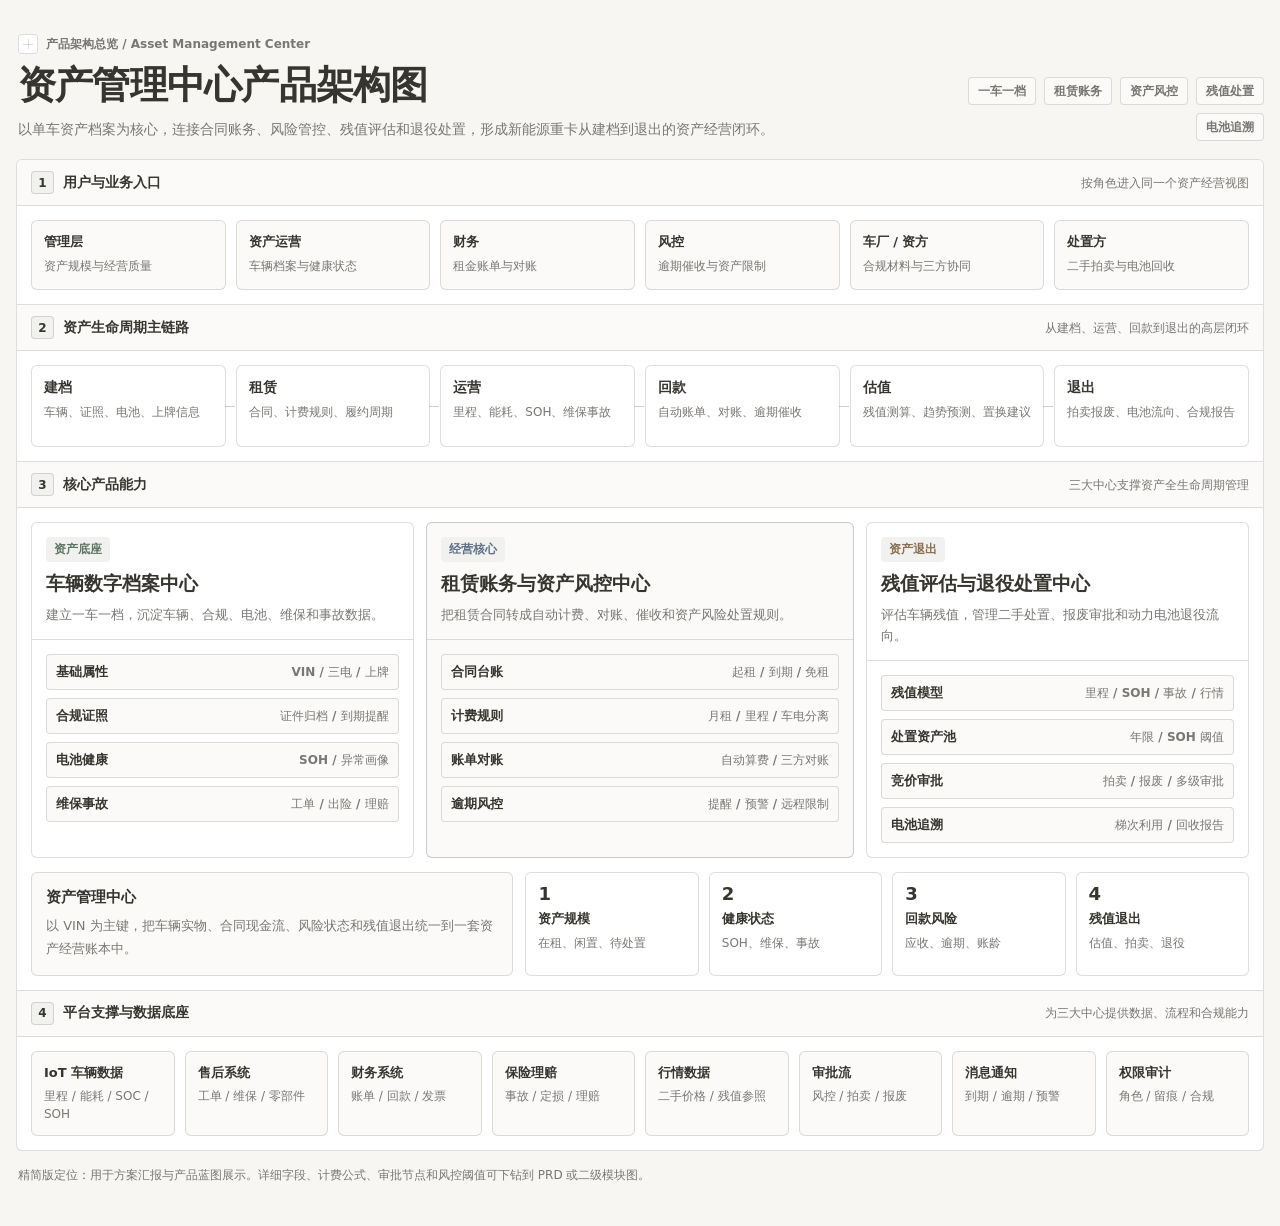
<file: docs/资产管理中心-产品架构图.html>
<!DOCTYPE html>
<html lang="zh-CN">
<head>
  <meta charset="UTF-8" />
  <meta name="viewport" content="width=device-width, initial-scale=1.0" />
  <title>资产管理中心产品架构图</title>
  <style>
    :root {
      --page: #f7f6f3;
      --paper: #ffffff;
      --paper-soft: #fbfaf8;
      --soft: #f1f1ef;
      --ink: #37352f;
      --muted: #787774;
      --faint: #9b9a97;
      --line: rgba(55, 53, 47, 0.16);
      --line-strong: rgba(55, 53, 47, 0.24);
      --green: #5f7665;
      --blue: #5f6f86;
      --brown: #8a6f52;
      --red: #8b5f5b;
      --radius: 6px;
      --font: "PingFang SC", "Microsoft YaHei", "Hiragino Sans GB", "Inter", system-ui, -apple-system, BlinkMacSystemFont, sans-serif;
    }

    * {
      box-sizing: border-box;
    }

    html {
      background: var(--page);
    }

    body {
      margin: 0;
      min-height: 100vh;
      color: var(--ink);
      font-family: var(--font);
      background: var(--page);
      -webkit-font-smoothing: antialiased;
      text-rendering: optimizeLegibility;
    }

    .page {
      width: min(1280px, calc(100vw - 32px));
      margin: 0 auto;
      padding: 34px 0 40px;
    }

    .hero {
      display: grid;
      grid-template-columns: minmax(0, 1fr) auto;
      gap: 22px;
      align-items: end;
      margin-bottom: 18px;
      padding-left: 2px;
    }

    .eyebrow {
      display: inline-flex;
      align-items: center;
      gap: 8px;
      margin-bottom: 9px;
      color: var(--muted);
      font-size: 12px;
      font-weight: 700;
    }

    .eyebrow::before {
      content: "";
      width: 18px;
      height: 18px;
      border: 1px solid var(--line);
      border-radius: 4px;
      background:
        linear-gradient(var(--line), var(--line)) 50% 50% / 10px 1px no-repeat,
        linear-gradient(90deg, var(--line), var(--line)) 50% 50% / 1px 10px no-repeat,
        var(--paper);
    }

    h1 {
      margin: 0;
      font-size: clamp(30px, 3vw, 42px);
      line-height: 1.14;
      font-weight: 760;
      letter-spacing: -0.02em;
    }

    .hero-copy {
      max-width: 860px;
      margin: 10px 0 0;
      color: var(--muted);
      font-size: 14px;
      line-height: 1.75;
    }

    .hero-tags {
      display: flex;
      flex-wrap: wrap;
      justify-content: flex-end;
      gap: 8px;
      max-width: 360px;
    }

    .tag,
    .pill {
      display: inline-flex;
      align-items: center;
      justify-content: center;
      border: 1px solid var(--line);
      border-radius: 4px;
      background: var(--paper-soft);
      color: var(--muted);
      font-size: 12px;
      font-weight: 620;
      line-height: 1.2;
      white-space: nowrap;
    }

    .tag {
      padding: 6px 9px;
    }

    .architecture {
      border: 1px solid var(--line);
      border-radius: var(--radius);
      background: var(--paper);
      overflow: hidden;
    }

    .layer {
      border-bottom: 1px solid var(--line);
    }

    .layer:last-child {
      border-bottom: 0;
    }

    .layer-head {
      display: flex;
      align-items: center;
      justify-content: space-between;
      gap: 16px;
      padding: 11px 14px;
      border-bottom: 1px solid var(--line);
      background: var(--paper-soft);
    }

    .layer-title {
      display: flex;
      align-items: center;
      gap: 9px;
      font-size: 14px;
      font-weight: 740;
    }

    .layer-index {
      display: inline-grid;
      place-items: center;
      width: 23px;
      height: 23px;
      border: 1px solid var(--line);
      border-radius: 4px;
      background: var(--soft);
      font-size: 12px;
      font-weight: 760;
    }

    .layer-note {
      color: var(--muted);
      font-size: 12px;
      line-height: 1.5;
      text-align: right;
    }

    .portal-row {
      display: grid;
      grid-template-columns: repeat(6, minmax(0, 1fr));
      gap: 10px;
      padding: 14px;
    }

    .portal {
      min-height: 70px;
      padding: 12px;
      border: 1px solid var(--line);
      border-radius: var(--radius);
      background: var(--paper-soft);
    }

    .portal strong,
    .mini strong {
      display: block;
      margin-bottom: 6px;
      font-size: 13px;
      line-height: 1.35;
      font-weight: 720;
    }

    .portal span,
    .mini span {
      display: block;
      color: var(--muted);
      font-size: 12px;
      line-height: 1.5;
    }

    .lifecycle {
      display: grid;
      grid-template-columns: repeat(6, minmax(0, 1fr));
      gap: 10px;
      margin: 0;
      padding: 14px;
      list-style: none;
    }

    .life-step {
      position: relative;
      min-height: 82px;
      padding: 12px;
      border: 1px solid var(--line);
      border-radius: var(--radius);
      background: var(--paper);
    }

    .life-step::after {
      content: "";
      position: absolute;
      top: 50%;
      right: -10px;
      width: 10px;
      height: 1px;
      background: var(--line-strong);
    }

    .life-step:last-child::after {
      display: none;
    }

    .life-step b {
      display: block;
      margin-bottom: 7px;
      font-size: 14px;
      line-height: 1.35;
      font-weight: 730;
    }

    .life-step span {
      display: block;
      color: var(--muted);
      font-size: 12px;
      line-height: 1.48;
    }

    .core-layout {
      display: grid;
      grid-template-columns: 1fr 1.12fr 1fr;
      gap: 12px;
      padding: 14px;
      align-items: stretch;
    }

    .domain {
      display: flex;
      flex-direction: column;
      min-height: 285px;
      border: 1px solid var(--line);
      border-radius: var(--radius);
      background: var(--paper);
      overflow: hidden;
    }

    .domain.is-center {
      background: var(--paper-soft);
      border-color: var(--line-strong);
    }

    .domain-head {
      padding: 14px;
      border-bottom: 1px solid var(--line);
    }

    .domain-kicker {
      display: inline-flex;
      margin-bottom: 9px;
      padding: 4px 8px;
      border-radius: 4px;
      background: var(--soft);
      color: var(--accent);
      font-size: 12px;
      font-weight: 690;
    }

    .domain h2 {
      margin: 0;
      font-size: 19px;
      line-height: 1.3;
      font-weight: 760;
    }

    .domain p {
      margin: 8px 0 0;
      color: var(--muted);
      font-size: 13px;
      line-height: 1.62;
    }

    .capability-list {
      display: grid;
      gap: 8px;
      margin: 0;
      padding: 14px;
      list-style: none;
    }

    .capability-list li {
      display: flex;
      align-items: center;
      justify-content: space-between;
      gap: 10px;
      min-height: 36px;
      padding: 8px 9px;
      border: 1px solid var(--line);
      border-radius: 4px;
      background: var(--paper-soft);
      color: var(--ink);
      font-size: 13px;
      font-weight: 640;
    }

    .capability-list li span {
      color: var(--muted);
      font-size: 12px;
      font-weight: 560;
      white-space: nowrap;
    }

    .cockpit {
      display: grid;
      grid-template-columns: 1fr 1.5fr;
      gap: 12px;
      padding: 0 14px 14px;
    }

    .summary {
      padding: 14px;
      border: 1px solid var(--line);
      border-radius: var(--radius);
      background: var(--paper-soft);
    }

    .summary h3 {
      margin: 0 0 8px;
      font-size: 15px;
      line-height: 1.35;
    }

    .summary p {
      margin: 0;
      color: var(--muted);
      font-size: 13px;
      line-height: 1.75;
    }

    .kpi-grid {
      display: grid;
      grid-template-columns: repeat(4, minmax(0, 1fr));
      gap: 10px;
    }

    .kpi {
      min-height: 100px;
      padding: 12px;
      border: 1px solid var(--line);
      border-radius: var(--radius);
      background: var(--paper);
    }

    .kpi b {
      display: block;
      margin-bottom: 7px;
      font-size: 18px;
      line-height: 1;
    }

    .kpi strong {
      display: block;
      margin-bottom: 7px;
      font-size: 13px;
      line-height: 1.35;
    }

    .kpi span {
      display: block;
      color: var(--muted);
      font-size: 12px;
      line-height: 1.48;
    }

    .foundation {
      display: grid;
      grid-template-columns: repeat(8, minmax(0, 1fr));
      gap: 10px;
      padding: 14px;
    }

    .mini {
      min-height: 82px;
      padding: 12px;
      border: 1px solid var(--line);
      border-radius: var(--radius);
      background: var(--paper-soft);
    }

    .footer-note {
      margin: 14px 2px 0;
      color: var(--muted);
      font-size: 12px;
      line-height: 1.7;
    }

    @media (max-width: 1120px) {
      .hero,
      .core-layout,
      .cockpit {
        grid-template-columns: 1fr;
      }

      .hero-tags {
        justify-content: flex-start;
        max-width: none;
      }

      .portal-row,
      .lifecycle {
        grid-template-columns: repeat(3, minmax(0, 1fr));
      }

      .life-step::after {
        display: none;
      }

      .foundation,
      .kpi-grid {
        grid-template-columns: repeat(4, minmax(0, 1fr));
      }
    }

    @media (max-width: 720px) {
      .page {
        width: min(100vw - 20px, 720px);
        padding-top: 20px;
      }

      .layer-head {
        align-items: flex-start;
        flex-direction: column;
      }

      .layer-note {
        text-align: left;
      }

      .portal-row,
      .lifecycle,
      .foundation,
      .kpi-grid {
        grid-template-columns: 1fr;
      }

      .tag,
      .pill {
        white-space: normal;
      }
    }
  </style>
</head>
<body>
  <main class="page">
    <header class="hero">
      <div>
        <div class="eyebrow">产品架构总览 / Asset Management Center</div>
        <h1>资产管理中心产品架构图</h1>
        <p class="hero-copy">
          以单车资产档案为核心，连接合同账务、风险管控、残值评估和退役处置，形成新能源重卡从建档到退出的资产经营闭环。
        </p>
      </div>
      <div class="hero-tags" aria-label="架构关键词">
        <span class="tag">一车一档</span>
        <span class="tag">租赁账务</span>
        <span class="tag">资产风控</span>
        <span class="tag">残值处置</span>
        <span class="tag">电池追溯</span>
      </div>
    </header>

    <section class="architecture" aria-label="资产管理中心产品架构">
      <section class="layer">
        <div class="layer-head">
          <div class="layer-title"><span class="layer-index">1</span> 用户与业务入口</div>
          <div class="layer-note">按角色进入同一个资产经营视图</div>
        </div>
        <div class="portal-row">
          <div class="portal">
            <strong>管理层</strong>
            <span>资产规模与经营质量</span>
          </div>
          <div class="portal">
            <strong>资产运营</strong>
            <span>车辆档案与健康状态</span>
          </div>
          <div class="portal">
            <strong>财务</strong>
            <span>租金账单与对账</span>
          </div>
          <div class="portal">
            <strong>风控</strong>
            <span>逾期催收与资产限制</span>
          </div>
          <div class="portal">
            <strong>车厂 / 资方</strong>
            <span>合规材料与三方协同</span>
          </div>
          <div class="portal">
            <strong>处置方</strong>
            <span>二手拍卖与电池回收</span>
          </div>
        </div>
      </section>

      <section class="layer">
        <div class="layer-head">
          <div class="layer-title"><span class="layer-index">2</span> 资产生命周期主链路</div>
          <div class="layer-note">从建档、运营、回款到退出的高层闭环</div>
        </div>
        <ol class="lifecycle">
          <li class="life-step">
            <b>建档</b>
            <span>车辆、证照、电池、上牌信息</span>
          </li>
          <li class="life-step">
            <b>租赁</b>
            <span>合同、计费规则、履约周期</span>
          </li>
          <li class="life-step">
            <b>运营</b>
            <span>里程、能耗、SOH、维保事故</span>
          </li>
          <li class="life-step">
            <b>回款</b>
            <span>自动账单、对账、逾期催收</span>
          </li>
          <li class="life-step">
            <b>估值</b>
            <span>残值测算、趋势预测、置换建议</span>
          </li>
          <li class="life-step">
            <b>退出</b>
            <span>拍卖报废、电池流向、合规报告</span>
          </li>
        </ol>
      </section>

      <section class="layer">
        <div class="layer-head">
          <div class="layer-title"><span class="layer-index">3</span> 核心产品能力</div>
          <div class="layer-note">三大中心支撑资产全生命周期管理</div>
        </div>
        <div class="core-layout">
          <article class="domain" style="--accent: var(--green)">
            <div class="domain-head">
              <span class="domain-kicker">资产底座</span>
              <h2>车辆数字档案中心</h2>
              <p>建立一车一档，沉淀车辆、合规、电池、维保和事故数据。</p>
            </div>
            <ul class="capability-list">
              <li>基础属性 <span>VIN / 三电 / 上牌</span></li>
              <li>合规证照 <span>证件归档 / 到期提醒</span></li>
              <li>电池健康 <span>SOH / 异常画像</span></li>
              <li>维保事故 <span>工单 / 出险 / 理赔</span></li>
            </ul>
          </article>

          <article class="domain is-center" style="--accent: var(--blue)">
            <div class="domain-head">
              <span class="domain-kicker">经营核心</span>
              <h2>租赁账务与资产风控中心</h2>
              <p>把租赁合同转成自动计费、对账、催收和资产风险处置规则。</p>
            </div>
            <ul class="capability-list">
              <li>合同台账 <span>起租 / 到期 / 免租</span></li>
              <li>计费规则 <span>月租 / 里程 / 车电分离</span></li>
              <li>账单对账 <span>自动算费 / 三方对账</span></li>
              <li>逾期风控 <span>提醒 / 预警 / 远程限制</span></li>
            </ul>
          </article>

          <article class="domain" style="--accent: var(--brown)">
            <div class="domain-head">
              <span class="domain-kicker">资产退出</span>
              <h2>残值评估与退役处置中心</h2>
              <p>评估车辆残值，管理二手处置、报废审批和动力电池退役流向。</p>
            </div>
            <ul class="capability-list">
              <li>残值模型 <span>里程 / SOH / 事故 / 行情</span></li>
              <li>处置资产池 <span>年限 / SOH 阈值</span></li>
              <li>竞价审批 <span>拍卖 / 报废 / 多级审批</span></li>
              <li>电池追溯 <span>梯次利用 / 回收报告</span></li>
            </ul>
          </article>
        </div>

        <div class="cockpit">
          <div class="summary">
            <h3>资产管理中心</h3>
            <p>
              以 VIN 为主键，把车辆实物、合同现金流、风险状态和残值退出统一到一套资产经营账本中。
            </p>
          </div>
          <div class="kpi-grid" aria-label="经营驾驶舱指标">
            <div class="kpi">
              <b>1</b>
              <strong>资产规模</strong>
              <span>在租、闲置、待处置</span>
            </div>
            <div class="kpi">
              <b>2</b>
              <strong>健康状态</strong>
              <span>SOH、维保、事故</span>
            </div>
            <div class="kpi">
              <b>3</b>
              <strong>回款风险</strong>
              <span>应收、逾期、账龄</span>
            </div>
            <div class="kpi">
              <b>4</b>
              <strong>残值退出</strong>
              <span>估值、拍卖、退役</span>
            </div>
          </div>
        </div>
      </section>

      <section class="layer">
        <div class="layer-head">
          <div class="layer-title"><span class="layer-index">4</span> 平台支撑与数据底座</div>
          <div class="layer-note">为三大中心提供数据、流程和合规能力</div>
        </div>
        <div class="foundation">
          <div class="mini">
            <strong>IoT 车辆数据</strong>
            <span>里程 / 能耗 / SOC / SOH</span>
          </div>
          <div class="mini">
            <strong>售后系统</strong>
            <span>工单 / 维保 / 零部件</span>
          </div>
          <div class="mini">
            <strong>财务系统</strong>
            <span>账单 / 回款 / 发票</span>
          </div>
          <div class="mini">
            <strong>保险理赔</strong>
            <span>事故 / 定损 / 理赔</span>
          </div>
          <div class="mini">
            <strong>行情数据</strong>
            <span>二手价格 / 残值参照</span>
          </div>
          <div class="mini">
            <strong>审批流</strong>
            <span>风控 / 拍卖 / 报废</span>
          </div>
          <div class="mini">
            <strong>消息通知</strong>
            <span>到期 / 逾期 / 预警</span>
          </div>
          <div class="mini">
            <strong>权限审计</strong>
            <span>角色 / 留痕 / 合规</span>
          </div>
        </div>
      </section>
    </section>

    <p class="footer-note">
      精简版定位：用于方案汇报与产品蓝图展示。详细字段、计费公式、审批节点和风控阈值可下钻到 PRD 或二级模块图。
    </p>
  </main>
</body>
</html>
</file>
<file: styles.css>
/* ===== Design Tokens (Modern Soft-Neo) ===== */
:root {
  --bg: #FFFFFF;
  --bg-alt: #F5F5F7;
  --surface: #FFFFFF;
  --text-primary: #1A1A1E;
  --text-secondary: #6B6B76;
  --text-muted: #9E9EA8;
  --border: rgba(0, 0, 0, 0.06);
  --radius-sm: 12px;
  --radius-md: 16px;
  --radius-lg: 24px;
  --radius-xl: 32px;
  --shadow-card: 0 4px 24px rgba(0, 0, 0, 0.06), 0 1px 3px rgba(0, 0, 0, 0.04);
  --shadow-float: 0 8px 40px rgba(0, 0, 0, 0.08), 0 2px 8px rgba(0, 0, 0, 0.04);
  --glass: rgba(255, 255, 255, 0.72);
  --success: #34C759;
  --error: #FF6B6B;
  --warning: #FFB347;
  --info: #5B9BF5;
  --grad-primary: linear-gradient(135deg, #667EEA, #764BA2, #F093FB);
  --grad-success: linear-gradient(90deg, #56CCF2, #2AF598);
  --grad-warm: linear-gradient(135deg, #FF9A9E, #FECFEF);
  --font: 'Inter', 'SF Pro Display', -apple-system, 'Segoe UI', sans-serif;
  --max-width: 1120px;
  --prose-width: 46rem;
  --nav-height: 60px;
  --sidebar-width: 280px;
  --space-section: 80px;
  --space-block: 20px;
  /* Motion tokens */
  --ease-out-expo: cubic-bezier(0.16, 1, 0.3, 1);
  --ease-out-quart: cubic-bezier(0.25, 1, 0.5, 1);
  --ease-spring: cubic-bezier(0.34, 1.4, 0.64, 1);
  --ease-in-out: cubic-bezier(0.45, 0, 0.55, 1);
  --duration-fast: 0.2s;
  --duration-normal: 0.35s;
  --duration-slow: 0.55s;
  --duration-reveal: 0.75s;
}

*, *::before, *::after {
  box-sizing: border-box;
  margin: 0;
  padding: 0;
}

html {
  scroll-behavior: auto;
  scroll-padding-top: calc(var(--nav-height) + 20px);
}

body.site {
  font-family: var(--font);
  font-size: 15px;
  line-height: 1.65;
  color: var(--text-primary);
  background: linear-gradient(180deg, #FAFAFC 0%, var(--bg) 120px);
  -webkit-font-smoothing: antialiased;
  text-rendering: optimizeLegibility;
}

.container {
  max-width: var(--max-width);
  margin: 0 auto;
  padding: 0 28px;
}

.site-main {
  flex: 1;
}

/* ===== Navigation ===== */
.nav {
  position: fixed;
  top: 0;
  left: 0;
  right: 0;
  z-index: 100;
  height: var(--nav-height);
  background: var(--glass);
  backdrop-filter: blur(20px) saturate(180%);
  border-bottom: 1px solid rgba(255, 255, 255, 0.5);
  transition: box-shadow 0.3s ease;
}

.nav.scrolled {
  box-shadow: var(--shadow-float);
}

.nav-inner {
  height: 100%;
  display: flex;
  align-items: center;
  justify-content: space-between;
  gap: 20px;
  padding: 0 20px;
}

.nav-logo {
  display: flex;
  align-items: center;
  gap: 10px;
  text-decoration: none;
  color: var(--text-primary);
  font-weight: 700;
  font-size: 16px;
  flex-shrink: 0;
}

.logo-icon {
  display: flex;
  align-items: center;
  justify-content: center;
  width: 36px;
  height: 36px;
  background: var(--text-primary);
  color: #fff;
  border-radius: 10px;
  font-size: 16px;
  font-weight: 700;
}

.nav-links {
  display: flex;
  list-style: none;
  gap: 8px;
}

.nav-layers {
  display: flex;
  align-items: center;
  gap: 4px;
  flex: 1;
  justify-content: center;
}

.nav-layer-tab {
  text-decoration: none;
  color: var(--text-secondary);
  font-size: 12px;
  font-weight: 600;
  padding: 7px 12px;
  border-radius: 100px;
  white-space: nowrap;
  transition: color var(--duration-fast) ease, background var(--duration-fast) ease;
}

.nav-layer-tab:hover {
  color: var(--text-primary);
  background: rgba(0, 0, 0, 0.04);
}

.nav-layer-tab.active {
  color: #fff;
  background: var(--text-primary);
  box-shadow: 0 2px 8px rgba(26, 26, 30, 0.15);
}

.nav-menu-btn {
  display: none;
  align-items: center;
  gap: 6px;
  padding: 8px 14px;
  border: 1px solid var(--border);
  border-radius: var(--radius-sm);
  background: var(--surface);
  color: var(--text-primary);
  font-size: 13px;
  font-weight: 500;
  cursor: pointer;
  font-family: var(--font);
  flex-shrink: 0;
  transition: background 0.2s;
}

.nav-menu-btn:hover {
  background: var(--bg-alt);
}

.nav-actions {
  display: flex;
  align-items: center;
  gap: 20px;
  flex-shrink: 0;
}

.nav-page-link {
  display: inline-flex;
  align-items: center;
  justify-content: center;
  min-width: 96px;
  color: var(--text-secondary);
  text-decoration: none;
  font-size: 14px;
  font-weight: 500;
  line-height: 1.2;
  white-space: nowrap;
  transition: color var(--duration-fast) ease;
}

.nav-page-link:hover {
  color: var(--text-primary);
}

.nav-page-link.is-current {
  color: var(--text-primary);
  font-weight: 600;
  pointer-events: none;
  cursor: default;
}

.nav-links a {
  text-decoration: none;
  color: var(--text-secondary);
  font-size: 14px;
  font-weight: 500;
  padding: 8px 14px;
  border-radius: var(--radius-sm);
  transition: color 0.2s, background 0.2s;
}

.nav-links a:hover,
.nav-links a.active {
  color: var(--text-primary);
  background: rgba(0, 0, 0, 0.04);
}

.nav-cta {
  flex-shrink: 0;
  font-size: 14px;
  padding: 10px 20px;
}

/* ===== Buttons ===== */
.btn {
  display: inline-flex;
  align-items: center;
  justify-content: center;
  padding: 12px 24px;
  border-radius: var(--radius-md);
  font-family: var(--font);
  font-size: 15px;
  font-weight: 600;
  cursor: pointer;
  border: none;
  text-decoration: none;
  transition: transform 0.2s, box-shadow 0.2s, background 0.2s;
}

.btn-primary {
  background: var(--text-primary);
  color: #fff;
}

.btn-primary:hover {
  transform: translateY(-1px);
  box-shadow: 0 4px 16px rgba(0, 0, 0, 0.15);
}

.btn-secondary {
  background: var(--surface);
  color: var(--text-primary);
  border: 1px solid var(--border);
}

.btn-secondary:hover {
  background: var(--bg-alt);
}

/* ===== Hero ===== */
.hero {
  position: relative;
  padding: calc(var(--nav-height) + 56px) 0 72px;
  overflow: hidden;
}

.hero-bg {
  position: absolute;
  inset: 0;
  pointer-events: none;
  overflow: hidden;
}

.hero-blob {
  position: absolute;
  border-radius: 50%;
  filter: blur(80px);
  opacity: 0.28;
}

.hero-blob-1 {
  width: 500px;
  height: 500px;
  background: #667EEA;
  top: -100px;
  right: -100px;
  animation: blobFloat 18s var(--ease-in-out) infinite;
}

.hero-blob-2 {
  width: 400px;
  height: 400px;
  background: #F093FB;
  bottom: -50px;
  left: -100px;
  animation: blobFloat 22s var(--ease-in-out) infinite reverse;
}

.hero-content {
  position: relative;
  text-align: center;
}

.hero-badge {
  display: inline-block;
  padding: 6px 16px;
  background: rgba(102, 126, 234, 0.1);
  color: #667EEA;
  border-radius: 100px;
  font-size: 13px;
  font-weight: 600;
  letter-spacing: 0.02em;
  margin-bottom: 24px;
}

.hero-title {
  font-size: clamp(36px, 5vw, 56px);
  font-weight: 800;
  line-height: 1.1;
  letter-spacing: -0.02em;
  margin-bottom: 20px;
}

.gradient-text {
  background: var(--grad-primary);
  -webkit-background-clip: text;
  -webkit-text-fill-color: transparent;
  background-clip: text;
}

.hero-subtitle {
  font-size: 18px;
  color: var(--text-secondary);
  max-width: 640px;
  margin: 0 auto 48px;
  line-height: 1.6;
}

.hero-metrics {
  display: flex;
  justify-content: center;
  gap: 20px;
  margin-bottom: 40px;
  flex-wrap: wrap;
}

.metric-card {
  background: var(--surface);
  border-radius: var(--radius-lg);
  box-shadow: var(--shadow-card);
  padding: 24px 32px;
  min-width: 120px;
  transition: box-shadow 0.3s, transform 0.3s;
}

.metric-card:hover {
  box-shadow: var(--shadow-float);
  transform: translateY(-2px);
}

.metric-value {
  display: block;
  font-size: 48px;
  font-weight: 800;
  letter-spacing: -0.02em;
  line-height: 1.1;
  color: var(--text-primary);
}

.metric-label {
  display: block;
  font-size: 13px;
  font-weight: 500;
  color: var(--text-muted);
  margin-top: 4px;
  letter-spacing: 0.02em;
}

.hero-actions {
  display: flex;
  justify-content: center;
  align-items: center;
  flex-wrap: wrap;
  gap: 16px;
}

/* ===== Sections ===== */
.section {
  padding: var(--space-section) 0;
  scroll-margin-top: calc(var(--nav-height) + 16px);
}

.section-alt {
  background: var(--bg-alt);
  box-shadow: inset 0 1px 0 var(--border), inset 0 -1px 0 var(--border);
}

.section-header {
  max-width: var(--prose-width);
  margin-bottom: 40px;
  padding-left: 16px;
  border-left: 3px solid #667EEA;
}

.section-tag {
  display: block;
  font-size: 11px;
  font-weight: 600;
  letter-spacing: 0.1em;
  text-transform: uppercase;
  color: #667EEA;
  margin-bottom: 10px;
}

.section-title {
  font-size: clamp(24px, 3vw, 30px);
  font-weight: 700;
  letter-spacing: -0.02em;
  line-height: 1.25;
  margin-bottom: 8px;
}

.section-desc {
  font-size: 15px;
  color: var(--text-secondary);
  line-height: 1.6;
}

/* ===== Cards ===== */
.card {
  background: var(--surface);
  border-radius: var(--radius-lg);
  box-shadow: var(--shadow-card);
  border: 1px solid var(--border);
  padding: 28px 32px;
}

.card-featured {
  border-color: rgba(102, 126, 234, 0.18);
  background: linear-gradient(180deg, rgba(102, 126, 234, 0.035) 0%, var(--surface) 100%);
}

.section .container > .card + .card {
  margin-top: var(--space-block);
}

.doc-card:hover,
.intro-card:hover {
  transform: none;
  box-shadow: var(--shadow-card);
}

.layer-nav-item,
.layer5-phase-card {
  transition: transform var(--duration-fast) ease, box-shadow var(--duration-fast) ease;
}

.card-icon {
  width: 52px;
  height: 52px;
  border-radius: var(--radius-md);
  display: flex;
  align-items: center;
  justify-content: center;
  margin-bottom: 16px;
}

.vision-icon { background: rgba(102, 126, 234, 0.1); color: #667EEA; }
.goal-icon { background: rgba(52, 199, 89, 0.1); color: var(--success); }
.market-icon { background: rgba(91, 155, 245, 0.1); color: var(--info); }
.diff-icon { background: rgba(255, 179, 71, 0.1); color: var(--warning); }

.card h3 {
  font-size: 18px;
  font-weight: 600;
  margin-bottom: 10px;
}

.card p {
  color: var(--text-secondary);
  font-size: 15px;
  line-height: 1.6;
}

.card-list {
  list-style: none;
  color: var(--text-secondary);
}

.card-list li {
  padding: 6px 0;
  padding-left: 18px;
  position: relative;
}

.card-list li::before {
  content: '';
  position: absolute;
  left: 0;
  top: 14px;
  width: 6px;
  height: 6px;
  border-radius: 50%;
  background: #667EEA;
}

/* ===== Overview Grid ===== */
.overview-grid {
  display: grid;
  grid-template-columns: repeat(2, 1fr);
  gap: 24px;
}

.overview-grid .card-featured {
  grid-column: span 2;
  display: grid;
  grid-template-columns: auto 1fr;
  gap: 0 24px;
  align-items: start;
}

.overview-grid .card-featured .card-icon {
  grid-row: span 2;
  margin-bottom: 0;
}

/* ===== Roadmap ===== */
.roadmap {
  position: relative;
}

.roadmap-track {
  position: absolute;
  left: 23px;
  top: 0;
  bottom: 0;
  width: 2px;
}

.roadmap-line {
  width: 100%;
  height: 100%;
  background: linear-gradient(180deg, #667EEA 0%, #667EEA 25%, var(--border) 25%);
  border-radius: 1px;
}

.roadmap-items {
  display: flex;
  flex-direction: column;
  gap: 32px;
}

.roadmap-item {
  display: flex;
  gap: 32px;
  align-items: flex-start;
  opacity: 0;
  transform: translateY(20px);
  transition: opacity 0.5s, transform 0.5s;
}

.roadmap-item.visible {
  opacity: 1;
  transform: translateY(0);
}

.roadmap-dot {
  width: 16px;
  height: 16px;
  border-radius: 50%;
  background: var(--bg-alt);
  border: 3px solid var(--border);
  flex-shrink: 0;
  margin-top: 28px;
  margin-left: 16px;
  position: relative;
  z-index: 1;
}

.roadmap-dot.active {
  background: #667EEA;
  border-color: #667EEA;
  box-shadow: 0 0 0 4px rgba(102, 126, 234, 0.2);
}

.roadmap-card {
  flex: 1;
}

.roadmap-phase {
  font-size: 12px;
  font-weight: 600;
  color: #667EEA;
  letter-spacing: 0.02em;
  text-transform: uppercase;
}

.roadmap-card h3 {
  font-size: 20px;
  font-weight: 600;
  margin: 8px 0;
}

.roadmap-tags {
  display: flex;
  flex-wrap: wrap;
  gap: 8px;
  margin: 16px 0;
}

.tag {
  padding: 4px 12px;
  background: rgba(0, 0, 0, 0.04);
  border-radius: 100px;
  font-size: 12px;
  font-weight: 500;
  color: var(--text-secondary);
}

.tag-progress {
  background: rgba(102, 126, 234, 0.12);
  color: #667EEA;
}

.tag-planned {
  background: rgba(255, 179, 71, 0.12);
  color: var(--warning);
}

.tag-future {
  background: rgba(158, 158, 168, 0.12);
  color: var(--text-muted);
}

.progress-bar {
  height: 8px;
  background: #F0F0F3;
  border-radius: 100px;
  overflow: hidden;
  margin-bottom: 6px;
}

.progress-fill {
  height: 100%;
  background: var(--grad-success);
  border-radius: 100px;
  transition: width 1s ease;
}

.progress-label {
  font-size: 12px;
  color: var(--text-muted);
}

/* ===== Modules ===== */
.modules-grid {
  display: grid;
  grid-template-columns: repeat(3, 1fr);
  gap: 24px;
  margin-bottom: 32px;
}

.module-card {
  cursor: default;
}

.module-card:hover {
  transform: translateY(-2px);
}

.module-header {
  display: flex;
  justify-content: space-between;
  align-items: center;
  margin-bottom: 16px;
}

.module-num {
  font-size: 32px;
  font-weight: 800;
  color: rgba(0, 0, 0, 0.06);
  letter-spacing: -0.02em;
}

.status-dot {
  width: 8px;
  height: 8px;
  border-radius: 50%;
}

.status-active { background: var(--success); }
.status-progress { background: var(--warning); }
.status-planned { background: var(--text-muted); }

.module-card h3 {
  font-size: 18px;
  font-weight: 600;
  margin-bottom: 8px;
}

.module-card p {
  color: var(--text-secondary);
  font-size: 14px;
  margin-bottom: 16px;
}

.module-features {
  display: flex;
  flex-wrap: wrap;
  gap: 6px;
}

.module-features span {
  padding: 4px 10px;
  background: var(--bg-alt);
  border-radius: 8px;
  font-size: 12px;
  color: var(--text-secondary);
}

/* Architecture */
.architecture {
  padding: 32px;
}

.arch-title {
  font-size: 18px;
  font-weight: 600;
  margin-bottom: 24px;
  text-align: center;
}

.arch-layers {
  display: flex;
  flex-direction: column;
  gap: 12px;
}

.arch-layer {
  display: flex;
  align-items: center;
  gap: 16px;
  padding: 16px 20px;
  background: var(--bg-alt);
  border-radius: var(--radius-md);
}

.arch-label {
  font-size: 12px;
  font-weight: 600;
  color: #667EEA;
  min-width: 56px;
  letter-spacing: 0.02em;
}

.arch-items {
  display: flex;
  flex-wrap: wrap;
  gap: 8px;
}

.arch-items span {
  padding: 6px 14px;
  background: var(--surface);
  border-radius: var(--radius-sm);
  font-size: 13px;
  font-weight: 500;
  box-shadow: 0 1px 3px rgba(0, 0, 0, 0.04);
}

/* ===== Personas ===== */
.personas-grid {
  display: grid;
  grid-template-columns: repeat(3, 1fr);
  gap: 24px;
}

.persona-card {
  text-align: center;
}

.persona-avatar {
  width: 80px;
  height: 80px;
  margin: 0 auto 16px;
}

.persona-card h3 {
  font-size: 17px;
  font-weight: 600;
  margin-bottom: 4px;
}

.persona-role {
  display: block;
  font-size: 13px;
  color: var(--text-muted);
  margin-bottom: 20px;
}

.persona-pain,
.persona-needs {
  text-align: left;
  margin-top: 16px;
}

.persona-pain h4,
.persona-needs h4 {
  font-size: 12px;
  font-weight: 600;
  color: var(--text-muted);
  letter-spacing: 0.04em;
  text-transform: uppercase;
  margin-bottom: 8px;
}

.persona-pain ul {
  list-style: none;
  color: var(--text-secondary);
  font-size: 14px;
}

.persona-pain li {
  padding: 4px 0;
  padding-left: 14px;
  position: relative;
}

.persona-pain li::before {
  content: '·';
  position: absolute;
  left: 0;
  font-weight: 700;
  color: var(--error);
}

.need-tags {
  display: flex;
  flex-wrap: wrap;
  gap: 6px;
}

.need-tags span {
  padding: 4px 10px;
  background: rgba(102, 126, 234, 0.08);
  color: #667EEA;
  border-radius: 8px;
  font-size: 12px;
  font-weight: 500;
}

/* ===== Metrics ===== */
.metrics-layout {
  display: flex;
  flex-direction: column;
  gap: 24px;
}

.metrics-cards {
  display: grid;
  grid-template-columns: 1fr 1fr;
  gap: 24px;
}

.metric-big {
  text-align: center;
  padding: 32px;
}

.metric-big-value {
  display: block;
  font-size: 64px;
  font-weight: 800;
  letter-spacing: -0.02em;
  line-height: 1;
  background: var(--grad-primary);
  -webkit-background-clip: text;
  -webkit-text-fill-color: transparent;
  background-clip: text;
}

.metric-unit {
  font-size: 36px;
}

.metric-big-label {
  display: block;
  font-size: 14px;
  color: var(--text-secondary);
  margin: 8px 0 24px;
}

.metric-chart {
  display: flex;
  align-items: flex-end;
  justify-content: center;
  gap: 24px;
  height: 100px;
  margin-bottom: 12px;
}

.chart-bar {
  width: 48px;
  height: var(--h);
  background: #F0F0F3;
  border-radius: 8px 8px 4px 4px;
  position: relative;
  overflow: hidden;
}

.chart-fill {
  position: absolute;
  bottom: 0;
  left: 0;
  right: 0;
  height: 100%;
  background: var(--grad-primary);
  border-radius: 8px 8px 4px 4px;
}

.chart-fill-alt {
  background: var(--grad-success);
}

.chart-fill-target {
  background: linear-gradient(180deg, #667EEA, #2AF598);
  opacity: 0.5;
}

.chart-legend {
  display: flex;
  justify-content: center;
  gap: 24px;
  font-size: 12px;
  color: var(--text-muted);
}

.donut-chart {
  position: relative;
  width: 120px;
  height: 120px;
  margin: 0 auto;
}

.donut-label {
  position: absolute;
  inset: 0;
  display: flex;
  align-items: center;
  justify-content: center;
  font-size: 13px;
  font-weight: 600;
  color: var(--text-secondary);
}

.metrics-table {
  overflow-x: auto;
}

.metrics-table h3 {
  font-size: 18px;
  font-weight: 600;
  margin-bottom: 20px;
}

.metrics-table table {
  width: 100%;
  border-collapse: collapse;
}

.metrics-table th {
  text-align: left;
  font-size: 12px;
  font-weight: 600;
  color: var(--text-muted);
  letter-spacing: 0.04em;
  text-transform: uppercase;
  padding: 12px 16px;
  border-bottom: 1px solid var(--border);
}

.metrics-table td {
  padding: 14px 16px;
  font-size: 14px;
  color: var(--text-secondary);
  border-bottom: 1px solid var(--border);
}

.metrics-table td:first-child {
  color: var(--text-primary);
  font-weight: 500;
}

.status-badge {
  display: inline-block;
  padding: 3px 10px;
  border-radius: 100px;
  font-size: 12px;
  font-weight: 500;
}

.status-active-badge {
  background: rgba(52, 199, 89, 0.12);
  color: var(--success);
}

.status-progress-badge {
  background: rgba(255, 179, 71, 0.12);
  color: var(--warning);
}

.status-planned-badge {
  background: rgba(158, 158, 168, 0.12);
  color: var(--text-muted);
}

/* ===== Milestones ===== */
.milestones-timeline {
  display: flex;
  flex-direction: column;
  gap: 0;
  max-width: 800px;
  margin: 0 auto;
}

.milestone-item {
  display: flex;
  gap: 32px;
  position: relative;
  padding-bottom: 32px;
}

.milestone-item:not(:last-child)::after {
  content: '';
  position: absolute;
  left: 39px;
  top: 60px;
  bottom: 0;
  width: 2px;
  background: var(--border);
}

.milestone-item.done:not(:last-child)::after {
  background: var(--success);
}

.milestone-item.current:not(:last-child)::after {
  background: linear-gradient(180deg, var(--success) 0%, var(--border) 100%);
}

.milestone-date {
  width: 80px;
  flex-shrink: 0;
  text-align: center;
  padding-top: 20px;
}

.milestone-date .month {
  display: block;
  font-size: 20px;
  font-weight: 700;
  color: var(--text-primary);
}

.milestone-date .year {
  display: block;
  font-size: 13px;
  color: var(--text-muted);
}

.milestone-content {
  flex: 1;
}

.milestone-status {
  display: inline-block;
  padding: 3px 10px;
  border-radius: 100px;
  font-size: 12px;
  font-weight: 500;
  background: rgba(52, 199, 89, 0.12);
  color: var(--success);
  margin-bottom: 8px;
}

.current-status {
  background: rgba(102, 126, 234, 0.12);
  color: #667EEA;
}

.upcoming-status {
  background: rgba(158, 158, 168, 0.12);
  color: var(--text-muted);
}

.milestone-content h3 {
  font-size: 17px;
  font-weight: 600;
  margin-bottom: 6px;
}

.milestone-content p {
  font-size: 14px;
  color: var(--text-secondary);
}

/* ===== CTA ===== */
.cta-section {
  padding-bottom: 96px;
}

.cta-card {
  display: flex;
  align-items: center;
  justify-content: space-between;
  gap: 32px;
  padding: 48px;
  background: linear-gradient(135deg, rgba(102, 126, 234, 0.05), rgba(240, 147, 251, 0.05));
  border: 1px solid rgba(102, 126, 234, 0.1);
}

.cta-content h2 {
  font-size: 24px;
  font-weight: 700;
  margin-bottom: 8px;
}

.cta-content p {
  color: var(--text-secondary);
}

.cta-actions {
  display: flex;
  gap: 12px;
  flex-shrink: 0;
}

/* ===== Footer ===== */
.footer {
  padding: 48px 0;
  border-top: 1px solid var(--border);
  background: var(--surface);
  margin-top: auto;
}

.footer-inner {
  display: flex;
  flex-direction: column;
  align-items: center;
  gap: 12px;
}

.footer-brand {
  display: flex;
  align-items: center;
  gap: 10px;
  font-weight: 600;
  font-size: 15px;
}

.footer-copy {
  font-size: 13px;
  color: var(--text-muted);
}

/* ===== Motion System ===== */
@keyframes fadeUp {
  from {
    opacity: 0;
    transform: translateY(20px);
  }
  to {
    opacity: 1;
    transform: translateY(0);
  }
}

@keyframes fadeIn {
  from { opacity: 0; }
  to { opacity: 1; }
}

@keyframes blobFloat {
  0%, 100% { transform: translate(0, 0) scale(1); }
  33% { transform: translate(24px, -18px) scale(1.04); }
  66% { transform: translate(-16px, 12px) scale(0.98); }
}

@keyframes lineGrow {
  from { transform: scaleX(0); opacity: 0; }
  to { transform: scaleX(1); opacity: 1; }
}

@keyframes progressShimmer {
  0% { background-position: -200% center; }
  100% { background-position: 200% center; }
}

/* Hero entrance — staggered */
.hero-badge {
  animation: fadeUp var(--duration-slow) var(--ease-out-expo) both;
}
.hero-title {
  animation: fadeUp var(--duration-slow) var(--ease-out-expo) 0.08s both;
}
.hero-subtitle {
  animation: fadeUp var(--duration-slow) var(--ease-out-expo) 0.16s both;
}
.hero-actions {
  animation: fadeUp var(--duration-slow) var(--ease-out-expo) 0.24s both;
}

.hero-actions .btn {
  transition: transform var(--duration-normal) var(--ease-out-expo),
              box-shadow var(--duration-normal) var(--ease-out-expo),
              background var(--duration-fast) ease;
}

.hero-actions .btn:hover {
  transform: translateY(-2px);
}

.hero-actions .btn:active {
  transform: translateY(0) scale(0.98);
  transition-duration: 0.1s;
}

/* Scroll reveal — subtle, section-level only */
.reveal {
  opacity: 0;
  transform: translateY(12px);
  transition:
    opacity 0.45s var(--ease-out-expo),
    transform 0.45s var(--ease-out-expo);
}

.reveal.visible {
  opacity: 1;
  transform: none;
}

/* Layer divider draw-in */
.layer-divider-line {
  transform-origin: center;
}

.layer-divider.reveal.visible .layer-divider-line {
  animation: lineGrow 0.8s var(--ease-out-expo) both;
}

/* Unified card hover lift */
.card,
.layer-nav-item,
.layer5-phase-card,
.touchpoint-card,
.center-card,
.ai-card,
.finance-card,
.moat-card,
.role-card,
.arch-module,
.arch-center,
.flow-block {
  transition:
    transform var(--duration-normal) var(--ease-out-expo),
    box-shadow var(--duration-normal) var(--ease-out-expo),
    border-color var(--duration-fast) ease;
}

.card:hover,
.layer-nav-item:hover,
.layer5-phase-card:hover {
  box-shadow: var(--shadow-float);
}

/* Nav layer tab pill transition */
.nav-layer-tab {
  transition:
    color var(--duration-fast) ease,
    background var(--duration-normal) var(--ease-out-expo),
    box-shadow var(--duration-normal) var(--ease-out-expo),
    transform var(--duration-fast) var(--ease-out-expo);
}

.nav-layer-tab:active {
  transform: scale(0.96);
}

/* Sidebar drawer motion */
.sidebar {
  transition: transform var(--duration-slow) var(--ease-out-expo);
}

.sidebar-overlay {
  transition: opacity var(--duration-normal) ease;
}

/* Progress bar glow */
.read-progress.is-scrolling {
  background: linear-gradient(90deg, #667EEA, #764BA2, #F093FB, #667EEA);
  background-size: 200% 100%;
  animation: progressShimmer 2s linear infinite;
}

/* Back to top spring — transitions merged below in layout section */

/* Module smooth collapse */
.module-block {
  display: grid;
  grid-template-rows: auto 1fr;
  transition: box-shadow var(--duration-normal) var(--ease-out-expo);
}

.module-block-body {
  min-height: 0;
  overflow: hidden;
  transition:
    opacity var(--duration-normal) var(--ease-out-expo),
    grid-template-rows var(--duration-slow) var(--ease-out-expo);
}

.module-block.collapsed {
  grid-template-rows: auto 0fr;
}

.module-block.collapsed .module-block-body {
  opacity: 0;
}

.module-block > h3.module-toggle::after {
  transition: transform var(--duration-normal) var(--ease-out-expo);
}

/* Nav shadow on scroll */
.nav {
  transition: box-shadow var(--duration-normal) var(--ease-out-expo);
}

/* Roadmap progress fill */
.progress-fill {
  transition: width 1.2s var(--ease-out-expo);
}

/* Architecture diagram stagger */
.arch-diagram.reveal:not(.visible) .arch-module,
.arch-diagram.reveal:not(.visible) .arch-center {
  opacity: 0;
  transform: translateY(8px);
}

.arch-diagram .arch-module,
.arch-diagram .arch-center {
  transition:
    opacity var(--duration-slow) var(--ease-out-expo),
    transform var(--duration-slow) var(--ease-out-expo);
  transition-delay: var(--arch-delay, 0ms);
}

.arch-diagram.reveal.visible .arch-module,
.arch-diagram.reveal.visible .arch-center {
  opacity: 1;
  transform: translateY(0);
}

/* ===== Responsive (min 1024px optimized, graceful downscale) ===== */
@media (max-width: 1024px) {
  .modules-grid,
  .personas-grid {
    grid-template-columns: repeat(2, 1fr);
  }

  .overview-grid {
    grid-template-columns: 1fr;
  }

  .overview-grid .card-featured {
    grid-column: span 1;
    grid-template-columns: 1fr;
  }

  .overview-grid .card-featured .card-icon {
    grid-row: auto;
  }
}

@media (max-width: 768px) {
  .nav-cta { display: none; }

  .modules-grid,
  .personas-grid,
  .metrics-cards {
    grid-template-columns: 1fr;
  }

  .cta-card {
    flex-direction: column;
    text-align: center;
    padding: 32px;
  }

  .hero-metrics {
    gap: 12px;
  }

  .metric-card {
    padding: 16px 24px;
    min-width: 100px;
  }

  .metric-value {
    font-size: 36px;
  }

  .roles-grid,
  .positioning-grid,
  .moat-grid,
  .layer-nav-grid {
    grid-template-columns: 1fr;
  }
}

/* ===== Strategy Layer Document Styles ===== */
.intro-card {
  margin-bottom: 28px;
}

.layer-nav-grid {
  display: grid;
  grid-template-columns: repeat(3, 1fr);
  gap: 14px;
}

.layer-nav-item {
  display: flex;
  flex-direction: column;
  gap: 6px;
  padding: 20px 22px;
  text-decoration: none;
  color: inherit;
  transition: transform var(--duration-fast) ease, box-shadow var(--duration-fast) ease;
}

.layer-nav-item:hover {
  transform: translateY(-2px);
  box-shadow: var(--shadow-float);
}

.layer-nav-num {
  font-size: 22px;
  font-weight: 800;
  color: rgba(102, 126, 234, 0.3);
  letter-spacing: -0.02em;
}

.layer-nav-title {
  font-size: 14px;
  font-weight: 600;
  color: var(--text-primary);
  line-height: 1.45;
}

.doc-card {
  padding: 32px 36px;
  max-width: 100%;
}

.doc-text {
  color: var(--text-secondary);
  font-size: 15px;
  line-height: 1.8;
  max-width: var(--prose-width);
}

.doc-lead {
  font-size: 16px;
  color: var(--text-primary);
  margin-bottom: 8px;
}

.doc-block {
  margin-top: 28px;
  padding-top: 28px;
  border-top: 1px solid var(--border);
}

.doc-block:first-of-type {
  margin-top: 24px;
  padding-top: 0;
  border-top: none;
}

.doc-block-highlight {
  background: linear-gradient(135deg, rgba(102, 126, 234, 0.04), rgba(240, 147, 251, 0.04));
  margin: 28px -40px 0;
  padding: 28px 40px;
  border-top: 1px solid rgba(102, 126, 234, 0.1);
  border-radius: 0 0 var(--radius-lg) var(--radius-lg);
}

.doc-h3 {
  font-size: 16px;
  font-weight: 600;
  color: var(--text-primary);
  margin-bottom: 14px;
  line-height: 1.5;
}

.doc-list {
  list-style: none;
  padding: 0;
}

.doc-list > li {
  position: relative;
  padding: 8px 0 8px 20px;
  color: var(--text-secondary);
  font-size: 15px;
  line-height: 1.75;
}

.doc-list > li::before {
  content: '';
  position: absolute;
  left: 0;
  top: 18px;
  width: 6px;
  height: 6px;
  border-radius: 50%;
  background: #667EEA;
}

.doc-list > li strong {
  color: var(--text-primary);
  font-weight: 600;
}

.doc-sublist {
  list-style: none;
  margin-top: 8px;
  padding-left: 16px;
  border-left: 2px solid rgba(102, 126, 234, 0.15);
}

.doc-sublist > li {
  padding: 4px 0 4px 12px;
  color: var(--text-secondary);
  font-size: 14px;
  line-height: 1.7;
}

.doc-sublist > li::before {
  content: '▸';
  margin-right: 6px;
  color: #667EEA;
  font-size: 12px;
}

/* Role Cards */
.roles-grid {
  display: grid;
  grid-template-columns: repeat(2, 1fr);
  gap: 24px;
}

.role-card {
  padding: 28px 32px;
}

.role-header {
  display: flex;
  align-items: center;
  gap: 12px;
  margin-bottom: 12px;
}

.role-num {
  font-size: 13px;
  font-weight: 700;
  color: #667EEA;
  background: rgba(102, 126, 234, 0.1);
  padding: 4px 10px;
  border-radius: 8px;
}

.role-tag {
  font-size: 12px;
  font-weight: 500;
  color: var(--text-muted);
  letter-spacing: 0.02em;
}

.role-title {
  font-size: 18px;
  font-weight: 600;
  margin-bottom: 16px;
  line-height: 1.4;
}

.role-section {
  margin-bottom: 16px;
}

.role-section h4 {
  font-size: 12px;
  font-weight: 600;
  color: var(--text-muted);
  letter-spacing: 0.04em;
  text-transform: uppercase;
  margin-bottom: 6px;
}

.role-section p {
  color: var(--text-secondary);
  font-size: 14px;
  line-height: 1.7;
}

.role-section .doc-list > li {
  font-size: 14px;
  padding: 6px 0 6px 18px;
}

.role-needs {
  background: rgba(102, 126, 234, 0.04);
  margin: 0 -32px -28px;
  padding: 16px 32px 24px;
  border-radius: 0 0 var(--radius-lg) var(--radius-lg);
  border-top: 1px solid rgba(102, 126, 234, 0.08);
}

.role-needs h4 {
  color: #667EEA;
}

/* Positioning */
.positioning-grid {
  display: grid;
  grid-template-columns: 1fr 1fr;
  gap: 24px;
  margin-top: 24px;
}

.positioning-card {
  padding: 32px;
}

.positioning-label {
  display: inline-block;
  font-size: 12px;
  font-weight: 600;
  color: #667EEA;
  background: rgba(102, 126, 234, 0.1);
  padding: 4px 12px;
  border-radius: 8px;
  margin-bottom: 12px;
}

.positioning-title {
  font-size: 20px;
  font-weight: 600;
  margin-bottom: 16px;
  line-height: 1.4;
}

.positioning-block {
  margin-top: 20px;
  padding-top: 20px;
  border-top: 1px solid var(--border);
}

.positioning-block h4 {
  font-size: 13px;
  font-weight: 600;
  color: var(--text-muted);
  margin-bottom: 10px;
}

.positioning-block .doc-list > li {
  font-size: 14px;
}

.positioning-value {
  background: rgba(52, 199, 89, 0.04);
  margin: 20px -32px -32px;
  padding: 20px 32px 28px;
  border-radius: 0 0 var(--radius-lg) var(--radius-lg);
  border-top: 1px solid rgba(52, 199, 89, 0.1);
}

.positioning-value h4 {
  color: var(--success);
}

.positioning-value p {
  color: var(--text-secondary);
  font-size: 14px;
  line-height: 1.7;
}

/* Moat */
.moat-grid {
  display: grid;
  grid-template-columns: repeat(3, 1fr);
  gap: 24px;
  margin-top: 24px;
}

.moat-card {
  padding: 32px;
}

.moat-icon {
  width: 48px;
  height: 48px;
  display: flex;
  align-items: center;
  justify-content: center;
  background: var(--grad-primary);
  color: #fff;
  border-radius: var(--radius-md);
  font-size: 16px;
  font-weight: 700;
  margin-bottom: 16px;
}

.moat-card h3 {
  font-size: 16px;
  font-weight: 600;
  margin-bottom: 12px;
  line-height: 1.5;
}

.moat-card .doc-text {
  font-size: 14px;
}

/* Boundaries */
.boundary-list {
  list-style: none;
  margin-top: 24px;
}

.boundary-item {
  display: flex;
  gap: 16px;
  padding: 20px 0;
  border-bottom: 1px solid var(--border);
  font-size: 15px;
  line-height: 1.75;
  color: var(--text-secondary);
}

.boundary-item:last-child {
  border-bottom: none;
  padding-bottom: 0;
}

.boundary-icon {
  flex-shrink: 0;
  width: 32px;
  height: 32px;
  display: flex;
  align-items: center;
  justify-content: center;
  background: rgba(255, 107, 107, 0.1);
  color: var(--error);
  border-radius: 50%;
  font-size: 14px;
  font-weight: 700;
  margin-top: 2px;
}

.boundary-item strong {
  color: var(--text-primary);
  font-weight: 600;
}

/* ===== Layer 2: User Layer ===== */
.layer-divider {
  padding: 0;
  background: var(--bg-alt);
}

.layer-divider-line {
  height: 4px;
  background: var(--grad-primary);
  border-radius: 2px;
  margin: 0 auto;
  max-width: 200px;
  transform-origin: center;
}

.matrix-list {
  margin-top: 16px;
}

.matrix-cards {
  display: grid;
  grid-template-columns: repeat(3, 1fr);
  gap: 24px;
  margin-top: 32px;
}

.matrix-card {
  padding: 32px;
  text-align: center;
}

.matrix-card-icon {
  width: 56px;
  height: 56px;
  border-radius: var(--radius-md);
  display: flex;
  align-items: center;
  justify-content: center;
  font-size: 22px;
  font-weight: 700;
  color: #fff;
  margin: 0 auto 16px;
}

.matrix-icon-1 { background: linear-gradient(135deg, #667EEA, #764BA2); }
.matrix-icon-2 { background: linear-gradient(135deg, #56CCF2, #2AF598); }
.matrix-icon-3 { background: linear-gradient(135deg, #FF9A9E, #FECFEF); }

.matrix-card h3 {
  font-size: 17px;
  font-weight: 600;
  margin-bottom: 6px;
}

.matrix-platform {
  font-size: 12px;
  font-weight: 500;
  color: #667EEA;
  margin-bottom: 12px;
  letter-spacing: 0.02em;
}

.matrix-card .doc-text {
  font-size: 14px;
  text-align: left;
}

.phase-block {
  margin-bottom: 48px;
}

.phase-block:last-child {
  margin-bottom: 0;
}

.phase-header {
  padding: 28px 32px;
  margin-bottom: 16px;
}

.phase-header-highlight {
  border: 1px solid rgba(102, 126, 234, 0.2);
  background: linear-gradient(135deg, rgba(102, 126, 234, 0.06), rgba(240, 147, 251, 0.04));
}

.phase-num {
  display: inline-block;
  font-size: 12px;
  font-weight: 700;
  color: #667EEA;
  background: rgba(102, 126, 234, 0.1);
  padding: 4px 12px;
  border-radius: 8px;
  margin-bottom: 10px;
  letter-spacing: 0.02em;
}

.phase-title {
  font-size: 22px;
  font-weight: 600;
  margin-bottom: 8px;
}

.phase-note {
  font-size: 14px;
  color: var(--warning);
  font-weight: 500;
  margin-bottom: 8px;
}

.phase-goal {
  font-size: 15px;
  color: var(--text-secondary);
  line-height: 1.6;
}

.phase-goal strong {
  color: var(--text-primary);
}

.scenario-table-wrap {
  padding: 0;
  overflow: hidden;
}

.scenario-table {
  width: 100%;
  border-collapse: collapse;
  font-size: 14px;
}

.scenario-table thead {
  background: var(--bg-alt);
}

.scenario-table th {
  text-align: left;
  padding: 14px 20px;
  font-size: 12px;
  font-weight: 600;
  color: var(--text-muted);
  letter-spacing: 0.02em;
  border-bottom: 1px solid var(--border);
  white-space: nowrap;
}

.scenario-table td {
  padding: 20px;
  vertical-align: top;
  border-bottom: 1px solid var(--border);
  color: var(--text-secondary);
  line-height: 1.7;
}

.scenario-table tbody tr:last-child td {
  border-bottom: none;
}

.scenario-table tbody tr:hover {
  background: rgba(102, 126, 234, 0.02);
}

.scenario-table td p {
  margin-bottom: 8px;
}

.scenario-table td p:last-child {
  margin-bottom: 0;
}

.scenario-table td strong {
  color: var(--text-primary);
  font-weight: 600;
}

.role-name {
  font-weight: 600;
  color: var(--text-primary) !important;
  min-width: 120px;
  white-space: nowrap;
}

.scenario-table-wrap {
  overflow-x: auto;
}

.scenario-table {
  min-width: 960px;
}

@media (max-width: 1024px) {
  .matrix-cards {
    grid-template-columns: 1fr;
  }
}

/* ===== Layer 3: Architecture ===== */
.layer-nav-grid-6 {
  grid-template-columns: repeat(4, 1fr);
}

.blueprint-card {
  padding: 32px;
  overflow: visible;
}

/* ===== Architecture Diagram (CSS rebuilt) ===== */
.arch-diagram {
  position: relative;
  display: flex;
  flex-direction: column;
  gap: 20px;
}

.arch-svg {
  position: absolute;
  inset: 0;
  width: 100%;
  height: 100%;
  pointer-events: none;
  z-index: 0;
}

.arch-row,
.arch-zone {
  position: relative;
  z-index: 1;
}

.arch-row-top {
  display: grid;
  grid-template-columns: 1fr 1.6fr 1fr;
  gap: 16px;
}

.arch-zone {
  border-radius: var(--radius-md);
  padding: 16px;
  border: 1px solid var(--border);
}

.arch-zone-finance {
  background: rgba(255, 179, 71, 0.06);
  border-color: rgba(255, 179, 71, 0.25);
}

.arch-zone-ai {
  background: rgba(102, 126, 234, 0.06);
  border-color: rgba(102, 126, 234, 0.25);
}

.arch-zone-touch {
  background: rgba(86, 204, 242, 0.06);
  border-color: rgba(86, 204, 242, 0.25);
}

.arch-zone-core {
  background: rgba(118, 75, 162, 0.06);
  border-color: rgba(118, 75, 162, 0.25);
  padding: 20px 24px;
}

.arch-zone-support {
  background: rgba(52, 199, 89, 0.06);
  border-color: rgba(52, 199, 89, 0.25);
  padding: 20px 24px;
}

.arch-zone-data {
  background: rgba(26, 26, 30, 0.04);
  border-color: rgba(26, 26, 30, 0.12);
  padding: 20px 24px;
}

.arch-zone-header {
  margin-bottom: 12px;
  padding-bottom: 10px;
  border-bottom: 1px solid var(--border);
}

.arch-zone-header-center {
  text-align: center;
}

.arch-zone-title {
  display: block;
  font-size: 14px;
  font-weight: 700;
  color: var(--text-primary);
  letter-spacing: -0.01em;
}

.arch-zone-sub {
  display: block;
  font-size: 12px;
  font-weight: 500;
  color: var(--text-muted);
  margin-top: 2px;
}

.arch-modules-col {
  display: flex;
  flex-direction: column;
  gap: 8px;
}

.arch-modules-grid-3 {
  display: grid;
  grid-template-columns: repeat(3, 1fr);
  gap: 8px;
}

.arch-modules-row-4 {
  display: grid;
  grid-template-columns: repeat(4, 1fr);
  gap: 12px;
}

.arch-modules-row-3 {
  display: grid;
  grid-template-columns: repeat(3, 1fr);
  gap: 12px;
}

.arch-modules-row-2 {
  display: grid;
  grid-template-columns: 1fr 1fr;
  gap: 16px;
}

.arch-module {
  background: var(--surface);
  border: 1px solid var(--border);
  border-radius: var(--radius-sm);
  padding: 10px 12px;
  font-size: 12px;
  font-weight: 500;
  color: var(--text-secondary);
  text-align: center;
  line-height: 1.4;
  box-shadow: 0 1px 3px rgba(0, 0, 0, 0.03);
  transition: box-shadow 0.2s, transform 0.2s;
}

.arch-module:hover {
  box-shadow: var(--shadow-card);
  transform: translateY(-1px);
}

.arch-module-highlight {
  border-color: rgba(102, 126, 234, 0.35);
  background: rgba(102, 126, 234, 0.06);
  color: #667EEA;
  font-weight: 600;
}

.arch-module-name {
  display: block;
  font-weight: 600;
  color: var(--text-primary);
  font-size: 12px;
}

.arch-module-desc {
  display: block;
  font-size: 11px;
  color: var(--text-muted);
  margin-top: 2px;
}

.arch-center {
  background: var(--surface);
  border: 1px solid var(--border);
  border-radius: var(--radius-sm);
  padding: 14px 12px;
  text-align: center;
  display: flex;
  flex-direction: column;
  gap: 4px;
  box-shadow: 0 1px 3px rgba(0, 0, 0, 0.03);
  transition: box-shadow 0.2s, transform 0.2s;
}

.arch-center:hover {
  box-shadow: var(--shadow-card);
  transform: translateY(-1px);
}

.arch-center-name {
  font-size: 13px;
  font-weight: 600;
  color: var(--text-primary);
  line-height: 1.3;
}

.arch-center-tag {
  display: inline-block;
  font-size: 10px;
  font-weight: 700;
  color: #764BA2;
  background: rgba(118, 75, 162, 0.1);
  padding: 2px 8px;
  border-radius: 4px;
  letter-spacing: 0.04em;
  align-self: center;
}

.arch-center-desc {
  font-size: 11px;
  color: var(--text-muted);
  line-height: 1.4;
}

.arch-data-block {
  background: var(--surface);
  border: 1px solid var(--border);
  border-radius: var(--radius-sm);
  padding: 16px 20px;
  text-align: center;
}

.arch-data-label {
  display: block;
  font-size: 13px;
  font-weight: 600;
  color: var(--text-primary);
  margin-bottom: 6px;
}

.arch-data-items {
  display: block;
  font-size: 12px;
  color: var(--text-muted);
  letter-spacing: 0.02em;
}

.arch-legend {
  display: flex;
  justify-content: center;
  gap: 24px;
  padding-top: 8px;
  position: relative;
  z-index: 1;
}

.arch-legend-item {
  display: flex;
  align-items: center;
  gap: 8px;
  font-size: 12px;
  color: var(--text-muted);
}

.arch-legend-line {
  display: inline-block;
  width: 28px;
  height: 2px;
  border-radius: 1px;
}

.arch-legend-solid {
  background: #9E9EA8;
}

.arch-legend-dashed {
  background: repeating-linear-gradient(90deg, #667EEA 0, #667EEA 4px, transparent 4px, transparent 8px);
}

.touchpoint-grid {
  display: grid;
  grid-template-columns: repeat(4, 1fr);
  gap: 20px;
  margin-top: 32px;
}

.touchpoint-card {
  padding: 28px;
}

.touchpoint-icon {
  width: 44px;
  height: 44px;
  border-radius: 12px;
  display: flex;
  align-items: center;
  justify-content: center;
  font-size: 18px;
  font-weight: 700;
  color: #fff;
  margin-bottom: 14px;
}

.tp-icon-1 { background: linear-gradient(135deg, #667EEA, #764BA2); }
.tp-icon-2 { background: linear-gradient(135deg, #56CCF2, #2AF598); }
.tp-icon-3 { background: linear-gradient(135deg, #FFB347, #FFCC80); }
.tp-icon-4 { background: linear-gradient(135deg, #A18CD1, #FBC2EB); }

.touchpoint-card h3 {
  font-size: 16px;
  font-weight: 600;
  margin-bottom: 4px;
}

.touchpoint-platform {
  font-size: 12px;
  color: #667EEA;
  font-weight: 500;
  margin-bottom: 10px;
}

.touchpoint-card .doc-text {
  font-size: 13px;
}

.center-grid {
  display: grid;
  grid-template-columns: repeat(2, 1fr);
  gap: 24px;
  margin-top: 24px;
}

.center-card {
  padding: 28px 32px;
}

.center-badge {
  display: inline-block;
  font-size: 11px;
  font-weight: 700;
  letter-spacing: 0.06em;
  text-transform: uppercase;
  padding: 4px 10px;
  border-radius: 6px;
  margin-bottom: 12px;
}

.center-market { background: rgba(102, 126, 234, 0.12); color: #667EEA; }
.center-asset { background: rgba(52, 199, 89, 0.12); color: var(--success); }
.center-tms { background: rgba(118, 75, 162, 0.12); color: #764BA2; }
.center-energy { background: rgba(255, 179, 71, 0.12); color: var(--warning); }

.center-card h3 {
  font-size: 17px;
  font-weight: 600;
  margin-bottom: 16px;
}

.center-card .doc-list > li {
  font-size: 14px;
}

.support-grid {
  display: grid;
  grid-template-columns: repeat(3, 1fr);
  gap: 24px;
  margin-top: 24px;
}

.support-card {
  padding: 28px;
  border-top: 3px solid #667EEA;
}

.support-card:nth-child(2) { border-top-color: var(--error); }
.support-card:nth-child(3) { border-top-color: var(--success); }

.support-card h3 {
  font-size: 16px;
  font-weight: 600;
  margin-bottom: 10px;
}

.data-dual-grid {
  display: grid;
  grid-template-columns: 1fr 1fr;
  gap: 24px;
  margin-top: 24px;
}

.data-panel {
  padding: 28px 32px;
}

.data-panel h3 {
  font-size: 17px;
  font-weight: 600;
  margin-bottom: 20px;
}

.data-tags {
  display: grid;
  grid-template-columns: 1fr 1fr;
  gap: 12px;
}

.data-tag {
  padding: 16px;
  background: var(--bg-alt);
  border-radius: var(--radius-md);
  font-size: 14px;
  font-weight: 600;
  color: var(--text-primary);
  text-align: center;
  line-height: 1.4;
}

.data-tag small {
  display: block;
  font-size: 12px;
  font-weight: 400;
  color: var(--text-muted);
  margin-top: 4px;
}

.db-list {
  list-style: none;
}

.db-list li {
  padding: 12px 16px;
  margin-bottom: 8px;
  background: var(--bg-alt);
  border-radius: var(--radius-sm);
  font-size: 14px;
  font-weight: 500;
  color: var(--text-secondary);
  border-left: 3px solid #667EEA;
}

.ai-grid {
  display: grid;
  grid-template-columns: repeat(3, 1fr);
  gap: 20px;
  margin-top: 24px;
}

.ai-card {
  padding: 24px;
  background: linear-gradient(180deg, rgba(102, 126, 234, 0.04) 0%, var(--surface) 100%);
  border: 1px solid rgba(102, 126, 234, 0.1);
}

.ai-card h3 {
  font-size: 15px;
  font-weight: 600;
  margin-bottom: 8px;
  color: #667EEA;
}

.ai-card .doc-text {
  font-size: 13px;
}

.finance-grid {
  display: grid;
  grid-template-columns: repeat(3, 1fr);
  gap: 24px;
  margin-top: 24px;
}

.finance-card {
  padding: 28px;
}

.finance-card h3 {
  font-size: 16px;
  font-weight: 600;
  margin-bottom: 10px;
}

@media (max-width: 1024px) {
  .layer-nav-grid-6,
  .touchpoint-grid,
  .center-grid,
  .support-grid,
  .data-dual-grid,
  .ai-grid,
  .finance-grid {
    grid-template-columns: 1fr;
  }

  .arch-stack-row,
  .arch-row-top,
  .arch-modules-grid-3,
  .arch-modules-row-4,
  .arch-modules-row-3,
  .arch-modules-row-2 {
    grid-template-columns: 1fr;
  }

  .arch-svg {
    display: none;
  }

  .data-tags {
    grid-template-columns: 1fr;
  }
}

/* ===== Layer 4: Subsystem Architecture ===== */
.subsys-position {
  padding: 24px 32px;
  margin-bottom: 24px;
  border-left: 4px solid #667EEA;
}

.subsys-position p {
  font-size: 15px;
  line-height: 1.75;
  color: var(--text-secondary);
}

.subsys-position strong {
  color: var(--text-primary);
}

.subsys-diagram {
  margin-bottom: 40px;
}

.subsys-diagram-title {
  font-size: 13px;
  font-weight: 600;
  color: var(--text-muted);
  text-align: center;
  margin-bottom: 16px;
  letter-spacing: 0.04em;
}

.subsys-diagram-inner {
  background: var(--bg-alt);
  border-radius: var(--radius-lg);
  padding: 24px;
  border: 1px solid var(--border);
}

/* Flow blocks */
.flow-grid {
  display: grid;
  gap: 16px;
}

.flow-grid-market {
  grid-template-columns: 1fr 1.4fr 1fr;
  grid-template-rows: auto auto;
  grid-template-areas:
    "policy sandbox crm"
    "policy project crm";
}

.flow-block {
  background: var(--surface);
  border: 1px solid var(--border);
  border-radius: var(--radius-md);
  padding: 14px;
  box-shadow: 0 1px 3px rgba(0,0,0,0.03);
}

.flow-block-title {
  font-size: 12px;
  font-weight: 700;
  color: var(--text-primary);
  margin-bottom: 10px;
  padding-bottom: 8px;
  border-bottom: 1px solid var(--border);
  line-height: 1.4;
}

.flow-steps {
  display: flex;
  flex-direction: column;
  gap: 6px;
}

.flow-steps-h {
  display: flex;
  flex-wrap: wrap;
  align-items: center;
  gap: 4px;
}

.flow-step {
  background: var(--bg-alt);
  border: 1px solid var(--border);
  border-radius: 8px;
  padding: 6px 10px;
  font-size: 11px;
  color: var(--text-secondary);
  line-height: 1.35;
  flex: 1;
  min-width: 0;
  text-align: center;
}

.flow-step-arrow {
  color: var(--text-muted);
  font-size: 10px;
  flex-shrink: 0;
}

.flow-block-policy { grid-area: policy; border-color: rgba(255,179,71,0.3); }
.flow-block-sandbox { grid-area: sandbox; border-color: rgba(102,126,234,0.3); }
.flow-block-project { grid-area: project; border-color: rgba(52,199,89,0.3); }
.flow-block-crm { grid-area: crm; border-color: rgba(118,75,162,0.3); }

.flow-connections {
  display: flex;
  flex-wrap: wrap;
  gap: 8px;
  margin-top: 16px;
  padding-top: 16px;
  border-top: 1px dashed var(--border);
}

.flow-conn-tag {
  font-size: 10px;
  padding: 4px 8px;
  background: rgba(102,126,234,0.08);
  color: #667EEA;
  border-radius: 6px;
  line-height: 1.4;
}

.flow-conn-tag-dashed {
  background: rgba(158,158,168,0.1);
  color: var(--text-muted);
  border: 1px dashed var(--border);
}

/* Asset: 3 column */
.flow-grid-asset {
  grid-template-columns: repeat(3, 1fr);
}

.flow-block-asset { border-top: 3px solid #667EEA; }
.flow-block-asset:nth-child(2) { border-top-color: var(--success); }
.flow-block-asset:nth-child(3) { border-top-color: var(--warning); }

/* TMS: complex grid */
.flow-grid-tms {
  grid-template-columns: 1fr 1fr 1fr 1.2fr;
  grid-template-rows: auto auto;
  grid-template-areas:
    "transit transit billing insight dispatch"
    "master master billing insight dispatch";
}

.flow-block-transit { grid-area: transit; }
.flow-block-master { grid-area: master; }
.flow-block-billing { grid-area: billing; border-color: rgba(118,75,162,0.35); }
.flow-block-insight { grid-area: insight; }
.flow-block-dispatch { grid-area: dispatch; border-color: rgba(102,126,234,0.35); background: rgba(102,126,234,0.04); }

/* Safety: 5 column */
.flow-grid-safety {
  grid-template-columns: repeat(5, 1fr);
}

.flow-block-safety:nth-child(1) { border-top: 3px solid var(--error); }
.flow-block-safety:nth-child(2) { border-top: 3px solid #667EEA; }
.flow-block-safety:nth-child(3) { border-top: 3px solid var(--warning); }
.flow-block-safety:nth-child(4) { border-top: 3px solid var(--info); }
.flow-block-safety:nth-child(5) { border-top: 3px solid var(--success); }

/* Energy */
.flow-grid-energy {
  grid-template-columns: repeat(4, 1fr);
  margin-bottom: 12px;
}

.flow-block-energy { border-top: 3px solid #56CCF2; }

.flow-block-external {
  max-width: 360px;
  margin: 0 auto;
  border: 2px dashed var(--border);
  background: rgba(26,26,30,0.03);
}

/* Module detail blocks */
.module-block {
  padding: 32px 36px;
  margin-bottom: 24px;
}

.module-block > h3 {
  font-size: 20px;
  font-weight: 600;
  margin-bottom: 10px;
  color: var(--text-primary);
}

.module-intro {
  font-size: 15px;
  color: var(--text-secondary);
  line-height: 1.75;
  margin-bottom: 24px;
  padding-bottom: 20px;
  border-bottom: 1px solid var(--border);
}

.sub-module {
  margin-bottom: 24px;
}

.sub-module:last-child {
  margin-bottom: 0;
}

.sub-module h4 {
  font-size: 16px;
  font-weight: 600;
  color: var(--text-primary);
  margin-bottom: 10px;
}

.sub-module .doc-list > li {
  font-size: 14px;
}

.layer4-subsys-header {
  margin-bottom: 32px;
}

.layer4-subsys-header .section-title {
  font-size: 28px;
}

@media (max-width: 1024px) {
  .flow-grid-market,
  .flow-grid-asset,
  .flow-grid-tms,
  .flow-grid-safety,
  .flow-grid-energy {
    grid-template-columns: 1fr;
    grid-template-areas: unset;
  }

  .flow-steps-h {
    flex-direction: column;
  }

  .flow-step-arrow {
    transform: rotate(90deg);
  }
}

.section-header {
  scroll-margin-top: calc(var(--nav-height) + 16px);
}

/* ===== Layer 5: Product Roadmap ===== */
.layer5-phase-timeline {
  display: grid;
  grid-template-columns: repeat(3, 1fr);
  gap: 24px;
  margin-top: 32px;
}

.layer5-phase-card {
  display: flex;
  flex-direction: column;
  align-items: center;
  text-align: center;
  padding: 28px 24px;
  text-decoration: none;
  color: inherit;
  transition: transform 0.3s, box-shadow 0.3s;
}

.layer5-phase-card:hover {
  transform: translateY(-3px);
}

.layer5-phase-label {
  font-size: 28px;
  font-weight: 800;
  letter-spacing: -0.02em;
  background: var(--grad-primary);
  -webkit-background-clip: text;
  -webkit-text-fill-color: transparent;
  background-clip: text;
  margin-bottom: 8px;
}

.layer5-phase-date {
  font-size: 14px;
  font-weight: 600;
  color: var(--text-primary);
  margin-bottom: 6px;
}

.layer5-phase-desc {
  font-size: 13px;
  color: var(--text-muted);
}

.doc-subtitle {
  font-size: 17px;
  font-weight: 600;
  color: var(--text-primary);
  margin-bottom: 14px;
}

.doc-list-num {
  list-style: decimal;
  padding-left: 24px;
}

.doc-list-num li {
  padding: 6px 0;
  color: var(--text-secondary);
  font-size: 15px;
  line-height: 1.6;
}

.doc-list-num li::before {
  display: none;
}

.roadmap-table-wrap {
  padding: 0;
  overflow: hidden;
}

.roadmap-table {
  width: 100%;
  border-collapse: collapse;
  font-size: 13px;
  min-width: 1100px;
}

.roadmap-table-wrap {
  overflow-x: auto;
}

.roadmap-table thead {
  background: var(--bg-alt);
  position: sticky;
  top: 0;
  z-index: 2;
}

.roadmap-table th {
  text-align: left;
  padding: 14px 16px;
  font-size: 11px;
  font-weight: 600;
  color: var(--text-muted);
  letter-spacing: 0.03em;
  text-transform: uppercase;
  border-bottom: 2px solid var(--border);
  white-space: nowrap;
}

.roadmap-table td {
  padding: 14px 16px;
  vertical-align: top;
  border-bottom: 1px solid var(--border);
  color: var(--text-secondary);
  line-height: 1.65;
}

.roadmap-table tbody tr:hover {
  background: rgba(102, 126, 234, 0.03);
}

.roadmap-table td:first-child {
  font-weight: 600;
  color: var(--text-primary);
  min-width: 140px;
}

.roadmap-table td:nth-child(2) {
  font-weight: 500;
  color: var(--text-primary);
  min-width: 120px;
}

.roadmap-table td:nth-child(3) {
  min-width: 280px;
  font-size: 12px;
}

.roadmap-table td:nth-child(4) {
  white-space: nowrap;
  font-size: 12px;
  color: #667EEA;
  font-weight: 500;
}

.roadmap-table td:nth-child(5) {
  font-size: 12px;
  min-width: 100px;
}

.roadmap-table td:last-child {
  font-size: 12px;
  color: var(--success);
  font-weight: 500;
  min-width: 160px;
}

.roadmap-milestones,
.roadmap-metrics {
  padding: 28px 32px;
  margin-bottom: 24px;
}

.roadmap-milestones h3,
.roadmap-metrics h3 {
  font-size: 17px;
  font-weight: 600;
  margin-bottom: 14px;
  color: var(--text-primary);
}

.roadmap-milestones .doc-list > li,
.roadmap-metrics .doc-list > li {
  font-size: 14px;
}

.roadmap-metrics-plain p {
  font-size: 14px;
  color: var(--text-secondary);
  line-height: 1.75;
  margin-bottom: 8px;
}

.roadmap-metrics-plain p:last-child {
  margin-bottom: 0;
}

@media (max-width: 1024px) {
  .layer5-phase-timeline {
    grid-template-columns: 1fr;
    gap: 16px;
  }
}

/* ===== Interaction & Layout Overhaul ===== */
.read-progress {
  position: fixed;
  top: 0;
  left: 0;
  height: 3px;
  width: 0;
  background: var(--grad-primary);
  z-index: 200;
  transition: width 0.12s linear;
  border-radius: 0 2px 2px 0;
}

.page-wrapper {
  min-height: 100vh;
  display: flex;
  flex-direction: column;
}

/* Sidebar — full document TOC, always expanded */
.sidebar {
  position: fixed;
  top: var(--nav-height);
  left: 0;
  width: var(--sidebar-width);
  height: calc(100vh - var(--nav-height));
  background: #FAFAFC;
  border-right: 1px solid var(--border);
  z-index: 90;
  display: flex;
  flex-direction: column;
}

.sidebar-header {
  display: flex;
  align-items: center;
  justify-content: space-between;
  padding: 14px 16px;
  border-bottom: 1px solid var(--border);
  flex-shrink: 0;
  background: var(--surface);
}

.sidebar-title {
  font-size: 11px;
  font-weight: 700;
  color: var(--text-muted);
  letter-spacing: 0.12em;
  text-transform: uppercase;
}

.sidebar-close {
  display: none;
  width: 28px;
  height: 28px;
  border: none;
  background: var(--bg-alt);
  border-radius: 8px;
  font-size: 18px;
  line-height: 1;
  cursor: pointer;
  color: var(--text-secondary);
}

.doc-nav {
  flex: 1;
  overflow-y: auto;
  padding: 10px 12px 20px;
  overscroll-behavior: contain;
}

.doc-nav::-webkit-scrollbar {
  width: 4px;
}

.doc-nav::-webkit-scrollbar-thumb {
  background: rgba(0, 0, 0, 0.12);
  border-radius: 4px;
}

.doc-nav-group {
  padding: 10px 0 12px;
  border-bottom: 1px solid var(--border);
}

.doc-nav-group:last-child {
  border-bottom: none;
}

.doc-nav-group.is-current .doc-nav-layer-title {
  color: #667EEA;
}

.doc-nav-layer {
  display: block;
  width: 100%;
  padding: 6px 8px;
  margin-bottom: 4px;
  border: none;
  background: transparent;
  border-radius: 8px;
  cursor: pointer;
  font-family: var(--font);
  text-align: left;
}

.doc-nav-layer:hover {
  background: rgba(0, 0, 0, 0.04);
}

.doc-nav-layer-title {
  display: block;
  font-size: 12px;
  font-weight: 600;
  line-height: 1.4;
  color: var(--text-primary);
}

.doc-nav-layer-desc {
  display: block;
  margin-top: 3px;
  font-size: 10px;
  line-height: 1.4;
  color: var(--text-muted);
}

.doc-nav-items {
  list-style: none;
  margin: 0;
  padding: 0 0 0 8px;
}

.doc-nav-items li {
  margin: 0;
}

.doc-nav-link {
  display: block;
  padding: 5px 10px;
  font-size: 12px;
  line-height: 1.4;
  color: var(--text-secondary);
  text-decoration: none;
  border-radius: 6px;
}

.doc-nav-link:hover {
  color: var(--text-primary);
  background: rgba(0, 0, 0, 0.04);
}

.doc-nav-link.is-active {
  color: #667EEA;
  background: rgba(102, 126, 234, 0.1);
  font-weight: 600;
}

/* L4 section toolbar */
.section-toolbar {
  display: flex;
  align-items: center;
  justify-content: space-between;
  gap: 16px;
  flex-wrap: wrap;
  margin-top: 24px;
  padding: 14px 20px;
  background: var(--bg-alt);
  border-radius: var(--radius-md);
  border: 1px solid var(--border);
}

.section-toolbar-label {
  font-size: 13px;
  color: var(--text-secondary);
}

.section-toolbar-actions {
  display: flex;
  gap: 8px;
}

.toolbar-btn {
  padding: 8px 14px;
  font-size: 12px;
  font-weight: 500;
  font-family: var(--font);
  color: var(--text-secondary);
  background: var(--surface);
  border: 1px solid var(--border);
  border-radius: 8px;
  cursor: pointer;
  transition: background var(--duration-fast) ease, color var(--duration-fast) ease, border-color var(--duration-fast) ease;
}

.toolbar-btn:hover {
  color: #667EEA;
  border-color: rgba(102, 126, 234, 0.3);
  background: rgba(102, 126, 234, 0.06);
}

.sidebar-overlay {
  display: none;
  position: fixed;
  inset: 0;
  top: var(--nav-height);
  background: rgba(0, 0, 0, 0.3);
  z-index: 85;
  opacity: 0;
  transition: opacity 0.3s;
  pointer-events: none;
}

.sidebar-overlay.visible {
  opacity: 1;
  pointer-events: auto;
}

/* Desktop: offset content */
@media (min-width: 1100px) {
  .page-wrapper {
    margin-left: var(--sidebar-width);
  }

  .nav-inner {
    margin-left: var(--sidebar-width);
    padding-right: 28px;
  }
}

/* Tablet / Mobile: drawer sidebar */
@media (max-width: 1099px) {
  .sidebar {
    width: min(300px, 90vw);
    transform: translateX(-100%);
    transition: transform 0.28s var(--ease-out-expo);
    box-shadow: var(--shadow-float);
  }

  .sidebar.open {
    transform: translateX(0);
  }

  .sidebar-close {
    display: flex;
    align-items: center;
    justify-content: center;
  }

  .sidebar-overlay {
    display: block;
  }

  .nav-menu-btn {
    display: flex;
  }

  .nav-layers {
    display: none;
  }

  body.sidebar-open {
    overflow: hidden;
  }
}

@media (max-width: 768px) {
  .nav-layer-tab {
    font-size: 12px;
    padding: 6px 10px;
  }
}

/* Back to top */
.back-top {
  position: fixed;
  right: 28px;
  bottom: 28px;
  width: 44px;
  height: 44px;
  border-radius: 50%;
  border: none;
  background: var(--text-primary);
  color: #fff;
  cursor: pointer;
  display: flex;
  align-items: center;
  justify-content: center;
  box-shadow: var(--shadow-float);
  z-index: 80;
  opacity: 0;
  visibility: hidden;
  transform: translateY(12px);
  transition:
    opacity var(--duration-normal) var(--ease-out-expo),
    transform var(--duration-normal) var(--ease-spring),
    visibility var(--duration-normal);
}

.back-top.visible {
  opacity: 1;
  visibility: visible;
  transform: translateY(0);
}

.back-top:hover {
  transform: translateY(-3px) scale(1.05);
}

.back-top:active {
  transform: translateY(0) scale(0.95);
  transition-duration: 0.1s;
}

/* Module collapse */
.module-block > h3.module-toggle {
  cursor: pointer;
  user-select: none;
  display: flex;
  align-items: center;
  justify-content: space-between;
  gap: 12px;
  padding-right: 4px;
  transition: color 0.15s;
}

.module-block > h3.module-toggle::after {
  content: '';
  width: 8px;
  height: 8px;
  border-right: 2px solid var(--text-muted);
  border-bottom: 2px solid var(--text-muted);
  transform: rotate(-135deg);
  transition: transform 0.2s;
  flex-shrink: 0;
  margin-top: 2px;
}

.module-block.collapsed > h3.module-toggle::after {
  transform: rotate(45deg);
  margin-top: -4px;
}

.module-block > h3.module-toggle:hover {
  color: #667EEA;
}

/* Table scroll hint */
.roadmap-table-wrap.has-scroll,
.scenario-table-wrap.has-scroll {
  position: relative;
}

.roadmap-table-wrap.has-scroll::after,
.scenario-table-wrap.has-scroll::after {
  content: '← 左右滑动查看更多 →';
  display: block;
  text-align: center;
  font-size: 11px;
  color: var(--text-muted);
  padding: 8px;
  background: linear-gradient(transparent, var(--bg-alt));
}

/* Reading comfort — merged into .section above */

.phase-block,
.layer-nav-item {
  scroll-margin-top: calc(var(--nav-height) + 16px);
}

/* Layer quick nav */
.layer-nav-item:active {
  transform: scale(0.98);
  transition-duration: 0.1s;
}

/* Reduce motion */
@media (prefers-reduced-motion: reduce) {
  html {
    scroll-behavior: auto;
  }

  *, *::before, *::after {
    animation-duration: 0.01ms !important;
    animation-iteration-count: 1 !important;
    transition-duration: 0.01ms !important;
  }

  .reveal,
  .reveal.visible {
    opacity: 1;
    transform: none;
    will-change: auto;
  }

  .hero-blob-1,
  .hero-blob-2 {
    animation: none;
  }

  .arch-diagram .arch-module,
  .arch-diagram .arch-center {
    opacity: 1;
    transform: none;
  }

  .read-progress.is-scrolling {
    animation: none;
    background: var(--grad-primary);
  }
}
</file>
